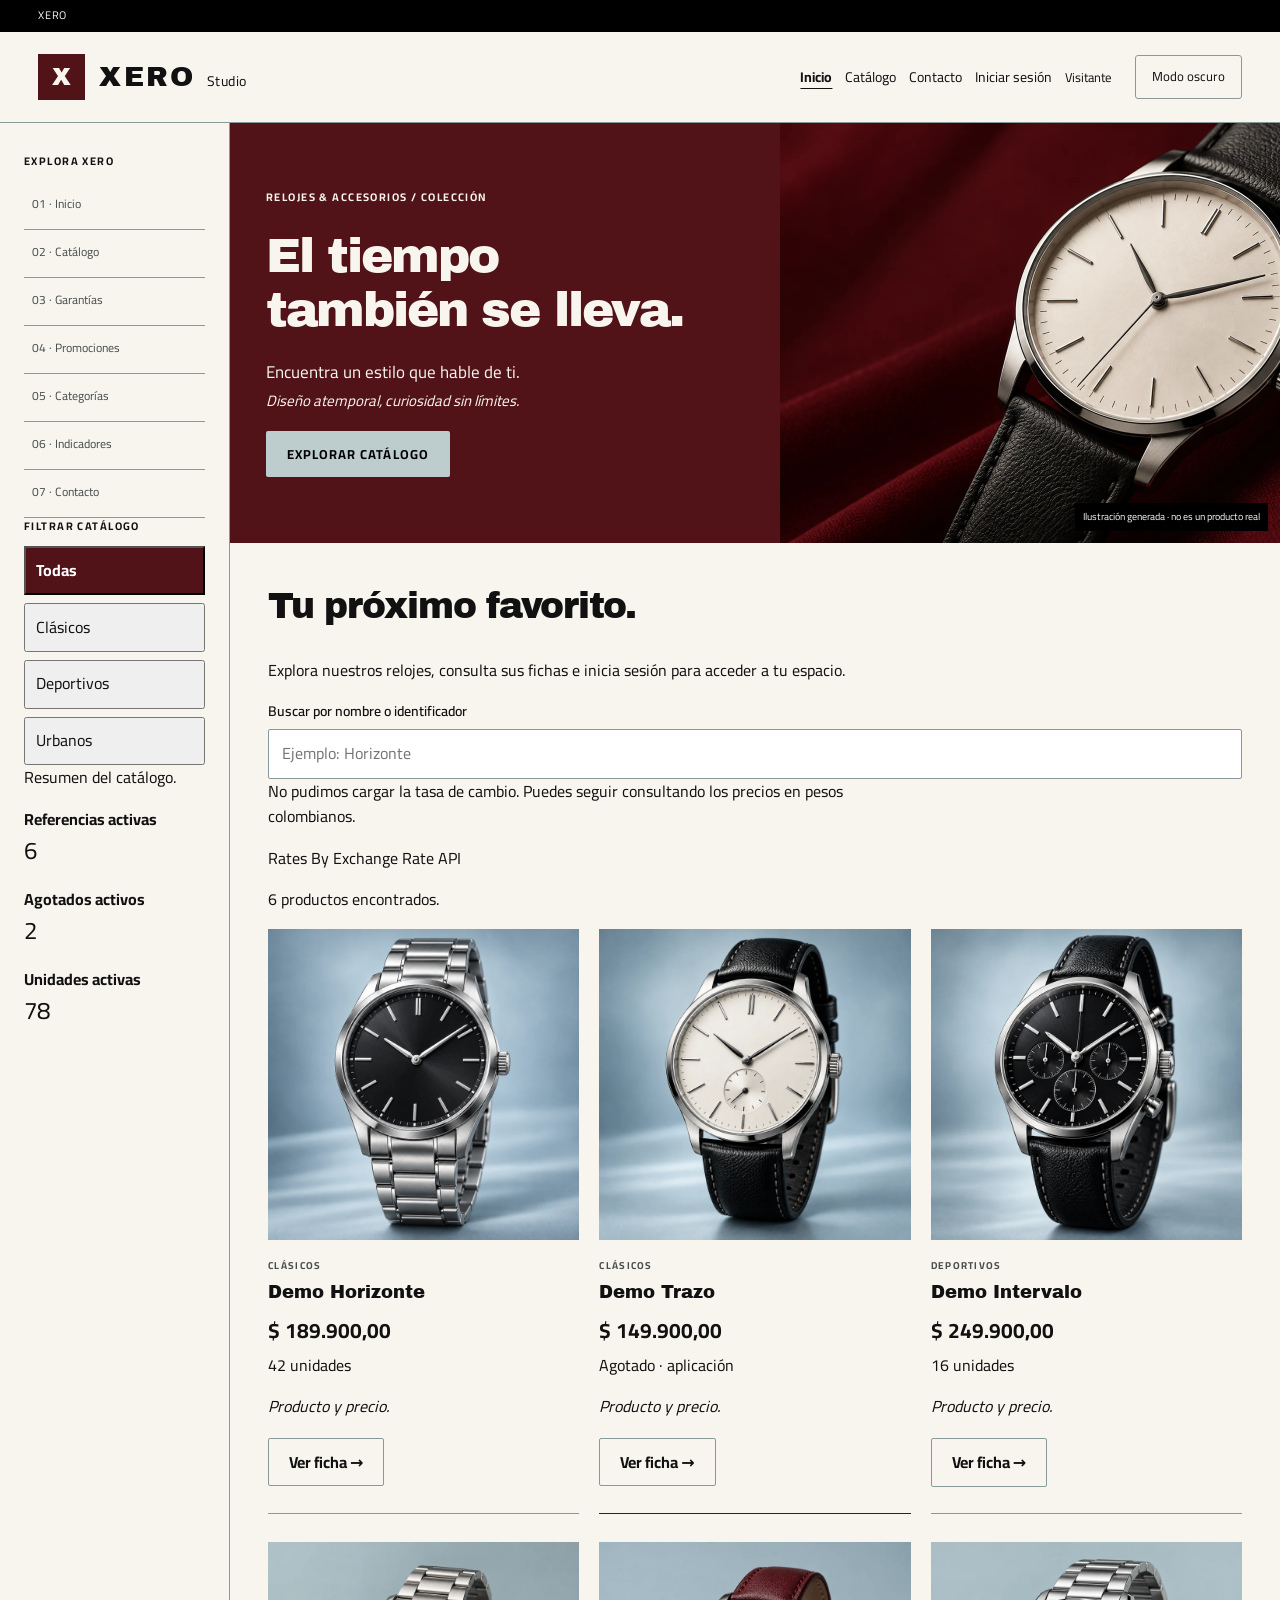
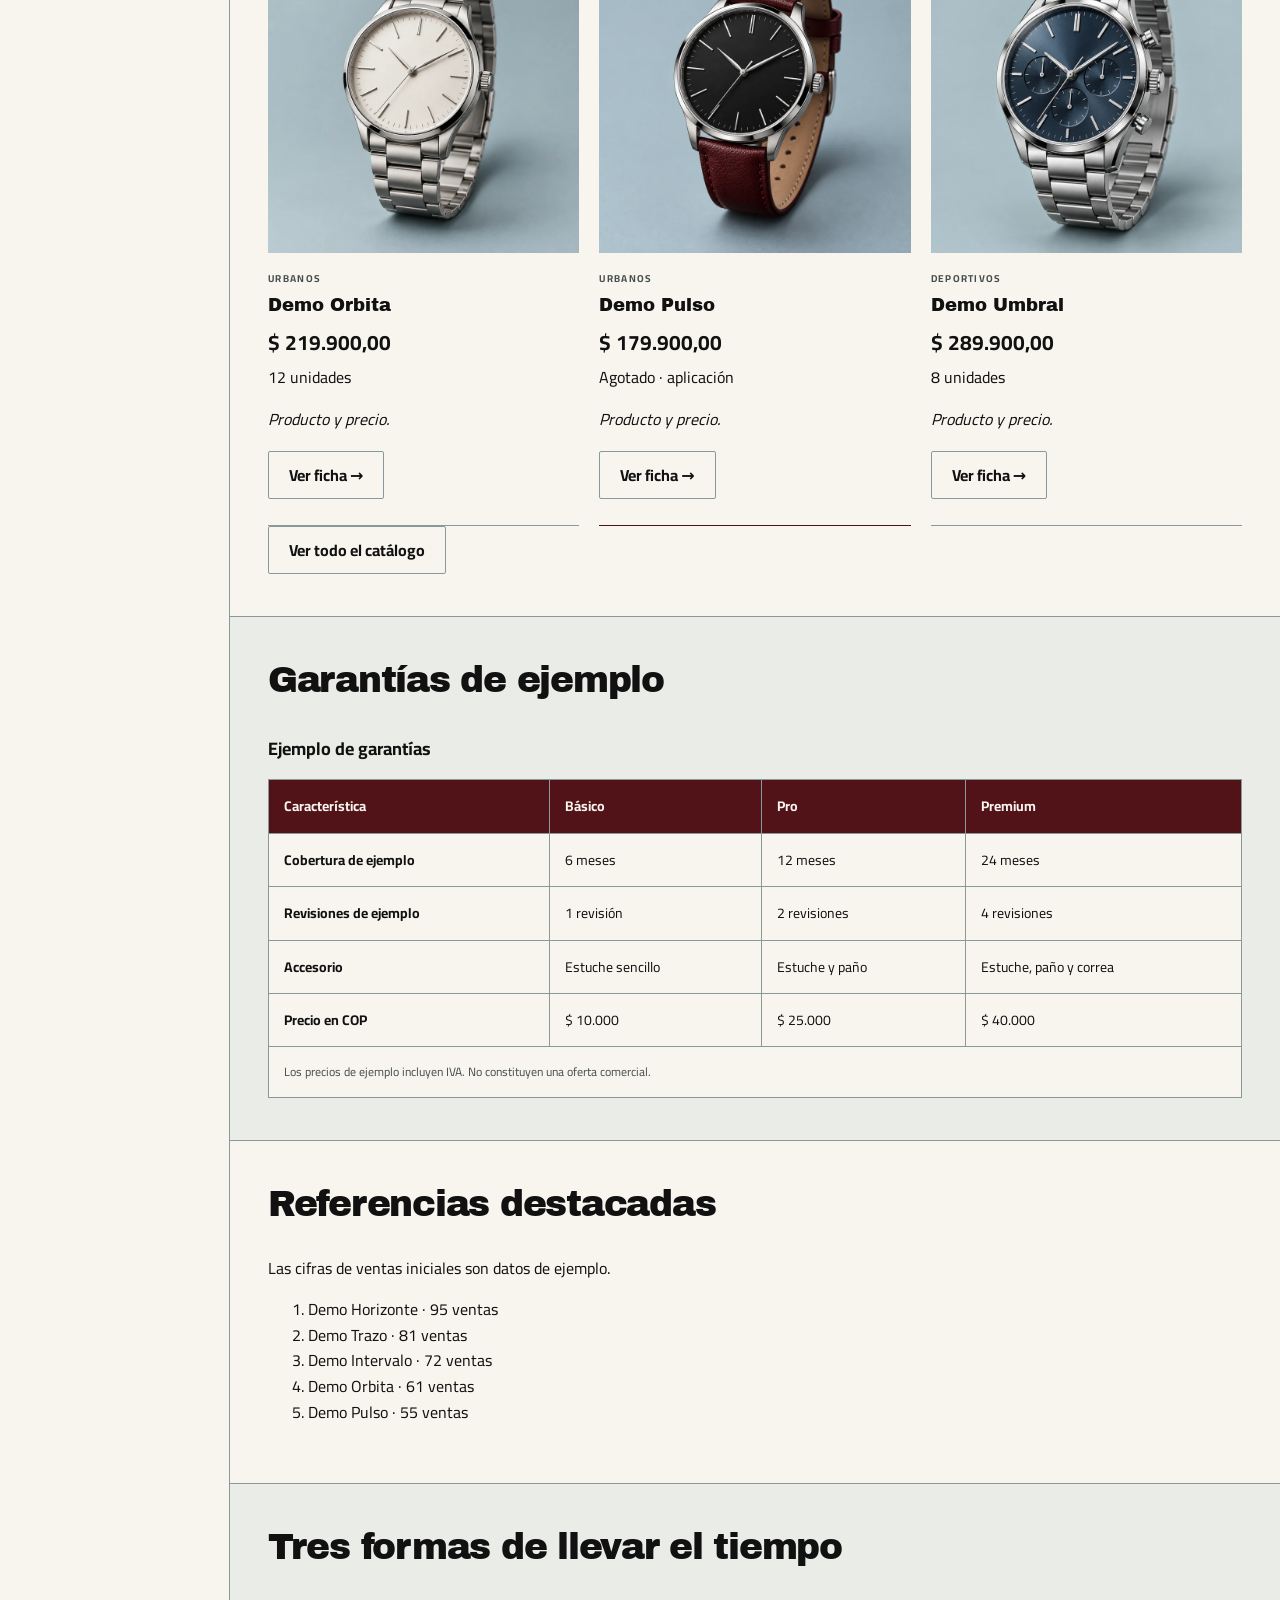
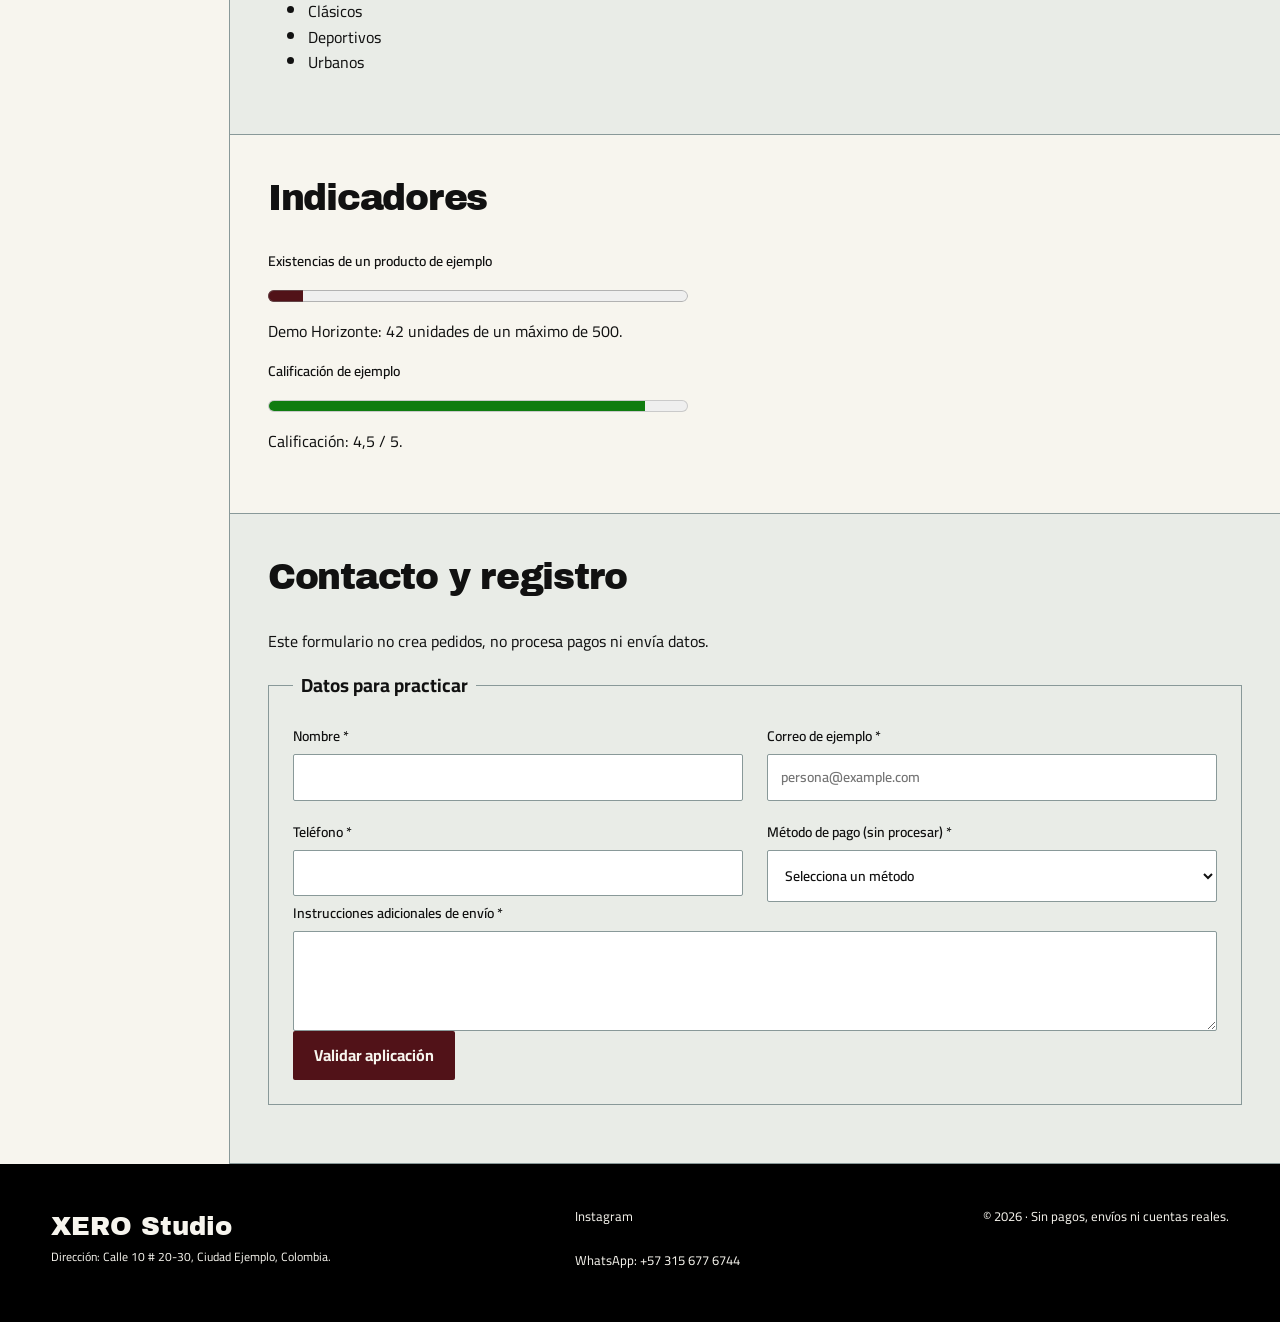
<file: index.html>
<!doctype html>
<html lang="es">
<head>
  <meta http-equiv="Content-Security-Policy" content="default-src 'self'; script-src 'self'; style-src 'self' 'unsafe-inline'; img-src 'self' data: blob: https:; connect-src 'self' https://open.er-api.com; font-src 'self'; object-src 'none'; base-uri 'self'; form-action 'self'">
  <meta charset="utf-8">
  <meta name="viewport" content="width=device-width, initial-scale=1">
  <meta name="description" content="XERO: catálogo de relojes.">
  <link rel="icon" href="data:,">
  <link rel="stylesheet" href="css/fuentes.css">
  <link rel="stylesheet" href="css/estilos.css">
  <title>XERO | Inicio</title>
</head>
<body data-pagina="index" class="menu-abierto">
<a class="saltar" href="#contenido">Saltar al contenido</a>
<div class="aviso-demo">XERO</div>
<header class="cabecera">
<a class="marca" href="index.html">
<span class="logo" aria-hidden="true">X</span>
<span class="nombre-marca">XERO <small>Studio</small>
</span>
</a>
<nav class="menu-global" aria-label="Navegación principal">
<a href="index.html">Inicio</a><a href="catalogo.html">Catálogo</a><a href="index.html#contacto">Contacto</a><a class="boton" href="login.html">Iniciar sesión</a>
<span id="perfilDemo"></span><button id="salirDemo" type="button" hidden>Cerrar sesión</button>
</nav>
<button id="cambiarTema" class="boton-tema" type="button" aria-pressed="false">Modo oscuro</button>
</header>
<div class="estructura">
<aside class="lateral">
<p class="etiqueta">EXPLORA XERO</p>
<button id="alternarMenu" type="button" aria-controls="menuLateral" aria-expanded="true">Menú</button>
<nav id="menuLateral" aria-label="Secciones del inicio">
<a href="#home">01 · Inicio</a>
<a href="#catalogo">02 · Catálogo</a>
<a href="#garantias">03 · Garantías</a>
<a href="#promociones">04 · Promociones</a>
<a href="#categorias">05 · Categorías</a>
<a href="#indicadores">06 · Indicadores</a>
<a href="#contacto">07 · Contacto</a>
</nav>
<p id="etiquetaFiltros" class="etiqueta">FILTRAR CATÁLOGO</p>
<div id="filtros" role="group" aria-labelledby="etiquetaFiltros"></div>
<p>Resumen del catálogo.</p>
<dl id="resumenCatalogo"></dl>
</aside>
<main id="contenido" tabindex="-1">
<p id="mensajePagina" class="mensaje oculto" role="status" aria-live="polite">
</p>
<section id="home" class="hero" aria-labelledby="tituloInicio">
<img src="img/hero.webp" alt="Reloj analógico de esfera clara y correa negra sobre fondo burdeos" width="1400" height="840">
<div class="hero-texto">
<p class="etiqueta">RELOJES &amp; ACCESORIOS / COLECCIÓN</p>
<h1 id="tituloInicio">El tiempo<br>también se lleva.</h1>
<p>Encuentra un estilo que hable de ti.<br>
<em>Diseño atemporal, curiosidad sin límites.</em>
</p>
<a class="boton boton-claro" href="#catalogo">Explorar catálogo</a>
</div>
<span class="pie-imagen">Ilustración generada · no es un producto real</span>
</section>
<section id="catalogo" class="seccion">
<h2>Tu próximo favorito.</h2>
<p>Explora nuestros relojes, consulta sus fichas e inicia sesión para acceder a tu espacio.</p>
<label for="buscar">Buscar por nombre o identificador</label>
<input id="buscar" type="search" placeholder="Ejemplo: Horizonte">
<p id="estadoTasaInicio" role="status" aria-live="polite">Cargando tasa de cambio...</p>
<p><a href="https://www.exchangerate-api.com" target="_blank" rel="noopener noreferrer">Rates By Exchange Rate API</a></p>
<p id="contadorResultados" role="status" aria-live="polite"></p>
<p id="sinResultados" class="mensaje oculto">No hay coincidencias. Cambia la búsqueda o la categoría.</p>
<div id="tarjetasInicio" class="tarjetas"></div>
<a class="boton secundario" href="catalogo.html">Ver todo el catálogo</a>
</section>
<section id="garantias" class="seccion seccion-suave">
<h2>Garantías de ejemplo</h2>
<div class="tabla" role="region" tabindex="0" aria-label="Garantías">
<table class="tabla__contenido">
<caption>Ejemplo de garantías</caption>
<thead><tr class="tabla__fila"><th class="tabla__encabezado" scope="col">Característica</th><th class="tabla__encabezado" scope="col">Básico</th><th class="tabla__encabezado" scope="col">Pro</th><th class="tabla__encabezado" scope="col">Premium</th></tr></thead>
<tbody>
<tr class="tabla__fila"><th class="tabla__encabezado" scope="row">Cobertura de ejemplo</th><td class="tabla__celda">6 meses</td><td class="tabla__celda">12 meses</td><td class="tabla__celda">24 meses</td></tr>
<tr class="tabla__fila"><th class="tabla__encabezado" scope="row">Revisiones de ejemplo</th><td class="tabla__celda">1 revisión</td><td class="tabla__celda">2 revisiones</td><td class="tabla__celda">4 revisiones</td></tr>
<tr class="tabla__fila"><th class="tabla__encabezado" scope="row">Accesorio</th><td class="tabla__celda">Estuche sencillo</td><td class="tabla__celda">Estuche y paño</td><td class="tabla__celda">Estuche, paño y correa</td></tr>
<tr class="tabla__fila"><th class="tabla__encabezado" scope="row">Precio en COP</th><td class="tabla__celda">$ 10.000</td><td class="tabla__celda">$ 25.000</td><td class="tabla__celda">$ 40.000</td></tr>
</tbody>
<tfoot>
<tr class="tabla__fila">
<td class="tabla__celda" colspan="4">Los precios de ejemplo incluyen IVA. No constituyen una oferta comercial.</td>
</tr>
</tfoot>
</table>
</div>
</section>
<section id="promociones" class="seccion">
<h2>Referencias destacadas</h2>
<p>Las cifras de ventas iniciales son datos de ejemplo.</p>
<ol id="promocionesDemo">
</ol>
</section>
<section id="categorias" class="seccion seccion-suave">
<h2>Tres formas de llevar el tiempo</h2>
<ul>
<li>Clásicos</li>
<li>Deportivos</li>
<li>Urbanos</li>
</ul>
</section>
<section id="indicadores" class="seccion">
<h2>Indicadores</h2>
<label for="stockInicio">Existencias de un producto de ejemplo</label>
<progress id="stockInicio" value="0" max="500">0</progress>
<p id="textoStock">
</p>
<label for="calificacionDemo">Calificación de ejemplo</label>
<meter id="calificacionDemo" min="0" max="5" value="4.5">4,5 de 5</meter>
<p>Calificación: 4,5 / 5.</p>
</section>
<section id="contacto" class="seccion seccion-suave">
<h2>Contacto y registro </h2>
<p>Este formulario no crea pedidos, no procesa pagos ni envía datos.</p>
<form class="formulario" id="formContacto">
<fieldset><legend>Datos para practicar</legend>
<div class="formulario formulario__campos">
<label for="nombreContacto">Nombre *<input id="nombreContacto" name="nombre" type="text" required minlength="2" maxlength="100" pattern=".*\S.*"></label>
<label for="correoContacto">Correo de ejemplo *<input id="correoContacto" name="correo" type="email" required maxlength="254" placeholder="persona@example.com"></label>
<label for="telefonoContacto">Teléfono *<input id="telefonoContacto" name="telefono" type="tel" required minlength="5" maxlength="30" pattern="[+0-9\(\).\-]{5,30}"></label>
<label for="pagoContacto">Método de pago (sin procesar) *<select id="pagoContacto" name="pago" required><option value="" selected disabled>Selecciona un método</option><option value="transferencia">Transferencia (sin procesar)</option><option value="efectivo">Efectivo (sin procesar)</option></select></label>
</div>
<label for="instruccionesContacto">Instrucciones adicionales de envío *<textarea id="instruccionesContacto" name="instrucciones" required minlength="3" maxlength="500"></textarea></label>
<p id="errorContacto" data-error class="mensaje oculto" role="alert"></p>
<button class="boton" type="submit">Validar aplicación</button>
</fieldset></form>
<p id="confirmacionContacto" class="mensaje oculto" role="status" aria-live="polite"></p>
</section>
</main>
</div>
<footer class="pie"><div><a class="marca-pie" href="index.html">XERO Studio</a><address>Dirección: Calle 10 # 20-30, Ciudad Ejemplo, Colombia.</address></div>
<nav aria-label="Canales de contacto"><a href="https://www.instagram.com/xero.col/" target="_blank" rel="noopener noreferrer">Instagram</a> <a href="https://wa.me/573156776744" target="_blank" rel="noopener noreferrer">WhatsApp: +57 315 677 6744</a></nav>
<p>© 2026 · Sin pagos, envíos ni cuentas reales.</p></footer>
<dialog id="confirmacionDemo" aria-labelledby="tituloConfirmacion">
<h2 id="tituloConfirmacion">Confirmar acción </h2>
<p id="textoConfirmacion">
</p>
<p id="errorConfirmacion" class="mensaje oculto" role="alert">
</p>
<div class="acciones">
<button id="aceptarConfirmacion" class="boton" type="button">Confirmar</button>
<button class="boton secundario" type="button" data-cerrar="confirmacionDemo">Cancelar</button>
</div>
</dialog>
<script src="js/servicios/imagenes.js" defer></script>
<script src="js/servicios/mostrar-imagen.js" defer></script>
<script src="js/modelo/modelo.js" defer></script>
<script src="js/vista/vista.js" defer></script>
<script src="js/controlador/controlador.js" defer></script>
<script src="js/app.js" defer></script>
<script src="js/servicios/api.js" defer></script>
<script src="js/servicios/precios-usd.js" defer></script>
<script src="js/paginas/index.js" defer>
</script>
</body>
</html>
</file>
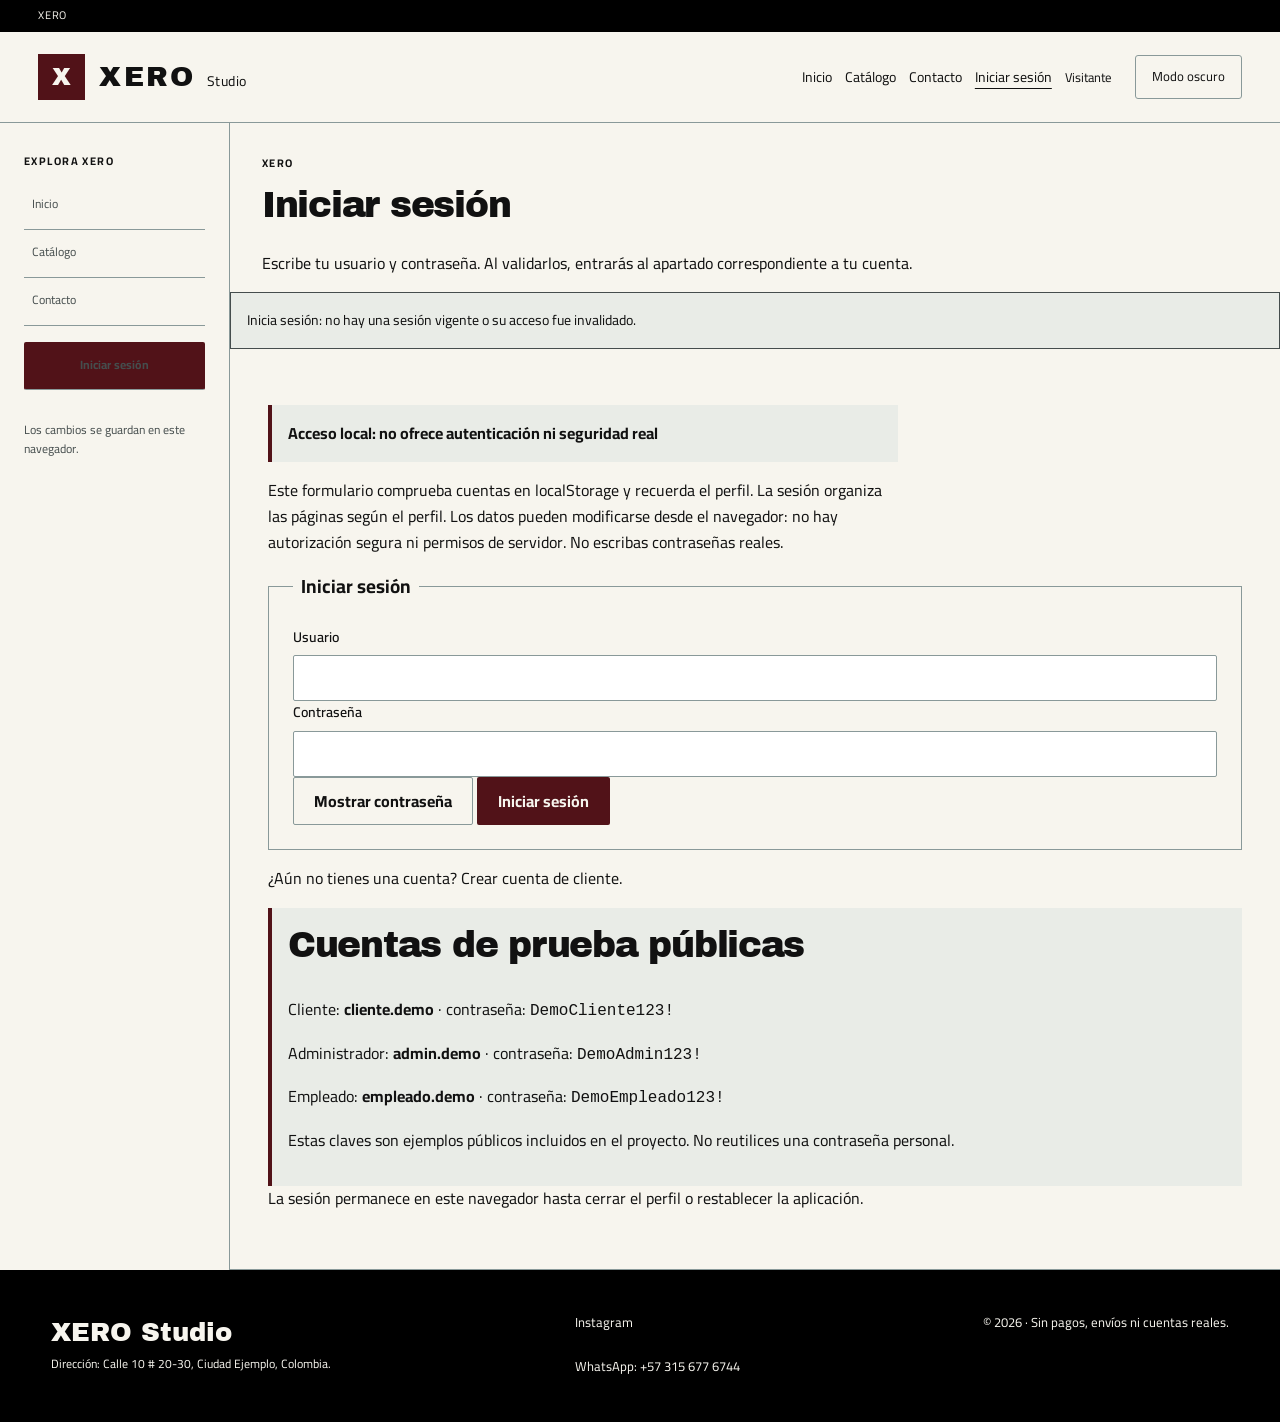
<file: admin-clientes.html>
<!doctype html>
<html lang="es">
<head>
  <meta http-equiv="Content-Security-Policy" content="default-src 'self'; script-src 'self'; style-src 'self' 'unsafe-inline'; img-src 'self' data: blob: https:; connect-src 'self' https://open.er-api.com; font-src 'self'; object-src 'none'; base-uri 'self'; form-action 'self'">
  <meta charset="utf-8">
  <meta name="viewport" content="width=device-width, initial-scale=1">
  <meta name="description" content="XERO: catálogo de relojes y gestión de inventario local.">
  <link rel="icon" href="data:,">
  <link rel="stylesheet" href="css/fuentes.css">
  <link rel="stylesheet" href="css/estilos.css">
  <title>XERO | Clientes</title>
</head>
<body class="acceso-pendiente" data-pagina="admin-clientes" data-perfil="administrador">
<a class="saltar" href="#contenido">Saltar al contenido</a>
<div class="aviso-demo">XERO</div>
<header class="cabecera">
<a class="marca" href="index.html">
<span class="logo" aria-hidden="true">X</span>
<span class="nombre-marca">XERO <small>Studio</small>
</span>
</a>
<nav class="menu-global" aria-label="Navegación principal">
<a href="index.html">Inicio</a><a href="catalogo.html">Catálogo</a><a href="index.html#contacto">Contacto</a><a class="boton" href="login.html">Iniciar sesión</a>
<span id="perfilDemo"></span><button id="salirDemo" type="button" hidden>Cerrar sesión</button>
</nav>
<button id="cambiarTema" class="boton-tema" type="button" aria-pressed="false">Modo oscuro</button>
</header>
<div class="estructura administracion">
<aside class="lateral">
<p class="etiqueta">ADMINISTRACIÓN</p>
<button id="alternarMenu" type="button" aria-controls="menuLateral" aria-expanded="false">Menú</button>
<nav id="menuLateral" aria-label="Módulos administrativos">
<a href="admin.html">Inicio</a>
<a href="admin-productos.html">Productos</a>
<a href="admin-inventario.html">Inventario</a>
<a href="admin-compras.html">Compras</a>
<a href="admin-ventas.html">Ventas</a>
<a href="admin-clientes.html" aria-current="page" class="seleccionado">Clientes</a>
<a href="admin-empleados.html">Empleados</a>
</nav>
<p class="nota-lateral">Los cambios se guardan en este navegador.</p>
<button id="restablecerDemo" type="button" class="boton secundario">Restablecer datos</button>
</aside>
<main id="contenido" tabindex="-1" hidden>
<div class="titulo-seccion">
<div>
<p class="etiqueta">XERO</p>
<h1 id="tituloPagina">Clientes</h1>
<p>Los perfiles no crean cuentas de acceso ni contraseñas automáticamente.</p>
</div>
</div>
<p id="mensajePagina" class="mensaje oculto" role="status" aria-live="polite">
</p>
<section class="seccion">
<button id="nuevoRegistro" class="boton" type="button">Nuevo perfil</button>
<div class="formulario formulario__campos">
<label for="buscarPersonas">Buscar por nombre, correo o referencia<input id="buscarPersonas" name="buscarPersonas" type="search" >
</label>
<label for="estadoPersonas">Estado<select id="estadoPersonas" name="estadoPersonas">
<option value="todos">Todos</option>
<option value="activos">Activos</option>
<option value="inactivos">Inactivos</option>
</select>
</label>
</div>
<div class="tabla" tabindex="0" role="region" aria-label="Perfiles de clientes ">
<table class="tabla__contenido">
<caption>Perfiles de clientes </caption>
<thead>
<tr class="tabla__fila">
<th class="tabla__encabezado" scope="col">Nombre</th>
<th class="tabla__encabezado" scope="col">Correo</th>
<th class="tabla__encabezado" scope="col">Teléfono</th>
<th class="tabla__encabezado" scope="col">Dirección</th>
<th class="tabla__encabezado" scope="col">Ciudad</th>
<th class="tabla__encabezado" scope="col">Cédula</th>
<th class="tabla__encabezado" scope="col">Estado</th>
<th class="tabla__encabezado" scope="col">Acciones</th>
</tr>
</thead>
<tbody id="tablaPersonas">
</tbody>
</table>
</div>
<nav aria-label="Paginación de perfiles">
<label for="limitePersonas">Perfiles por página<select id="limitePersonas" name="limitePersonas">
<option>5</option>
<option selected>10</option>
<option>25</option>
</select>
</label>
<div class="acciones">
<button id="anteriorPersonas" class="boton secundario" type="button">Anterior</button>
<span id="paginaPersonas" role="status">
</span>
<button id="siguientePersonas" class="boton secundario" type="button">Siguiente</button>
</div>
</nav>
</section>
<section class="seccion" aria-labelledby="tituloVinculoCliente">
<h2 id="tituloVinculoCliente">Vincular cuenta de cliente</h2>
<p>Elige una cuenta y un perfil existente. También puedes dejar la cuenta sin vincular.</p>
<form class="formulario" id="formVinculoCliente">
<div class="formulario formulario__campos">
<label for="cuentaCliente">Cuenta de acceso *<select id="cuentaCliente" name="cuentaCliente" required>
<option value="">Selecciona una cuenta</option>
</select></label>
<label for="perfilCliente">Perfil de cliente<select id="perfilCliente" name="perfilCliente">
<option value="">Sin vincular</option>
</select></label>
</div>
<p id="errorVinculoCliente" data-error class="mensaje oculto" role="alert"></p>
<button type="submit" class="boton">Guardar vínculo</button>
</form>
</section>
<dialog id="editorPersona" data-retorno="nuevoRegistro" aria-labelledby="titulo-editorPersona">
<div class="cabecera-dialogo">
<h2 id="titulo-editorPersona">Perfil </h2>
<button type="button" class="boton secundario" data-cerrar="editorPersona">Cerrar</button>
</div>
<form class="formulario" id="formPersona">
<fieldset>
<legend id="leyendaPersona">Nuevo perfil</legend>
<div class="formulario formulario__campos">
<label for="nombrePersona">Nombre *<input id="nombrePersona" name="nombre" type="text" required minlength="2" maxlength="150">
</label>
<label for="correoPersona">Correo (opcional)<input id="correoPersona" name="correo" type="email" maxlength="120">
</label>
<label for="telefonoPersona">Teléfono *<input id="telefonoPersona" name="telefono" type="tel" inputmode="numeric" required minlength="7" maxlength="10">
</label>
<label for="direccionPersona">Dirección (opcional)<textarea id="direccionPersona" name="direccion" minlength="5" maxlength="120">
</textarea>
</label>
<label for="ciudadPersona">Ciudad (opcional)<input id="ciudadPersona" name="ciudad" type="text" minlength="2" maxlength="60">
</label>
<label for="cedulaPersona">Cédula (opcional)<input id="cedulaPersona" name="cedula" type="text" inputmode="numeric" minlength="6" maxlength="10">
</label>
</div>
<p id="errorPersona" data-error class="mensaje oculto" role="alert">
</p>
<button id="guardarPersona" class="boton" type="submit">Guardar perfil</button>
</fieldset>
</form>
</dialog>
<dialog id="dialogoDetalle" data-retorno="nuevoRegistro" aria-labelledby="titulo-dialogoDetalle">
<div class="cabecera-dialogo">
<h2 id="titulo-dialogoDetalle">Detalle del perfil</h2>
<button type="button" class="boton secundario" data-cerrar="dialogoDetalle">Cerrar</button>
</div>
<dl id="detallePersona">
</dl>
</dialog>
</main>
</div>
<footer class="pie"><div><a class="marca-pie" href="index.html">XERO Studio</a><address>Dirección: Calle 10 # 20-30, Ciudad Ejemplo, Colombia.</address></div>
<nav aria-label="Canales de contacto"><a href="https://www.instagram.com/xero.col/" target="_blank" rel="noopener noreferrer">Instagram</a> <a href="https://wa.me/573156776744" target="_blank" rel="noopener noreferrer">WhatsApp: +57 315 677 6744</a></nav>
<p>© 2026 · Sin pagos, envíos ni cuentas reales.</p></footer>
<dialog id="confirmacionDemo" aria-labelledby="tituloConfirmacion">
<h2 id="tituloConfirmacion">Confirmar acción </h2>
<p id="textoConfirmacion">
</p>
<p id="errorConfirmacion" class="mensaje oculto" role="alert">
</p>
<div class="acciones">
<button id="aceptarConfirmacion" class="boton" type="button">Confirmar</button>
<button class="boton secundario" type="button" data-cerrar="confirmacionDemo">Cancelar</button>
</div>
</dialog>
<script src="js/servicios/imagenes.js" defer></script>
<script src="js/servicios/mostrar-imagen.js" defer></script>
<script src="js/modelo/modelo.js" defer></script>
<script src="js/vista/vista.js" defer></script>
<script src="js/controlador/controlador.js" defer></script>
<script src="js/app.js" defer></script>
<script src="js/paginas/admin-clientes.js" defer>
</script>
</body>
</html>
</file>
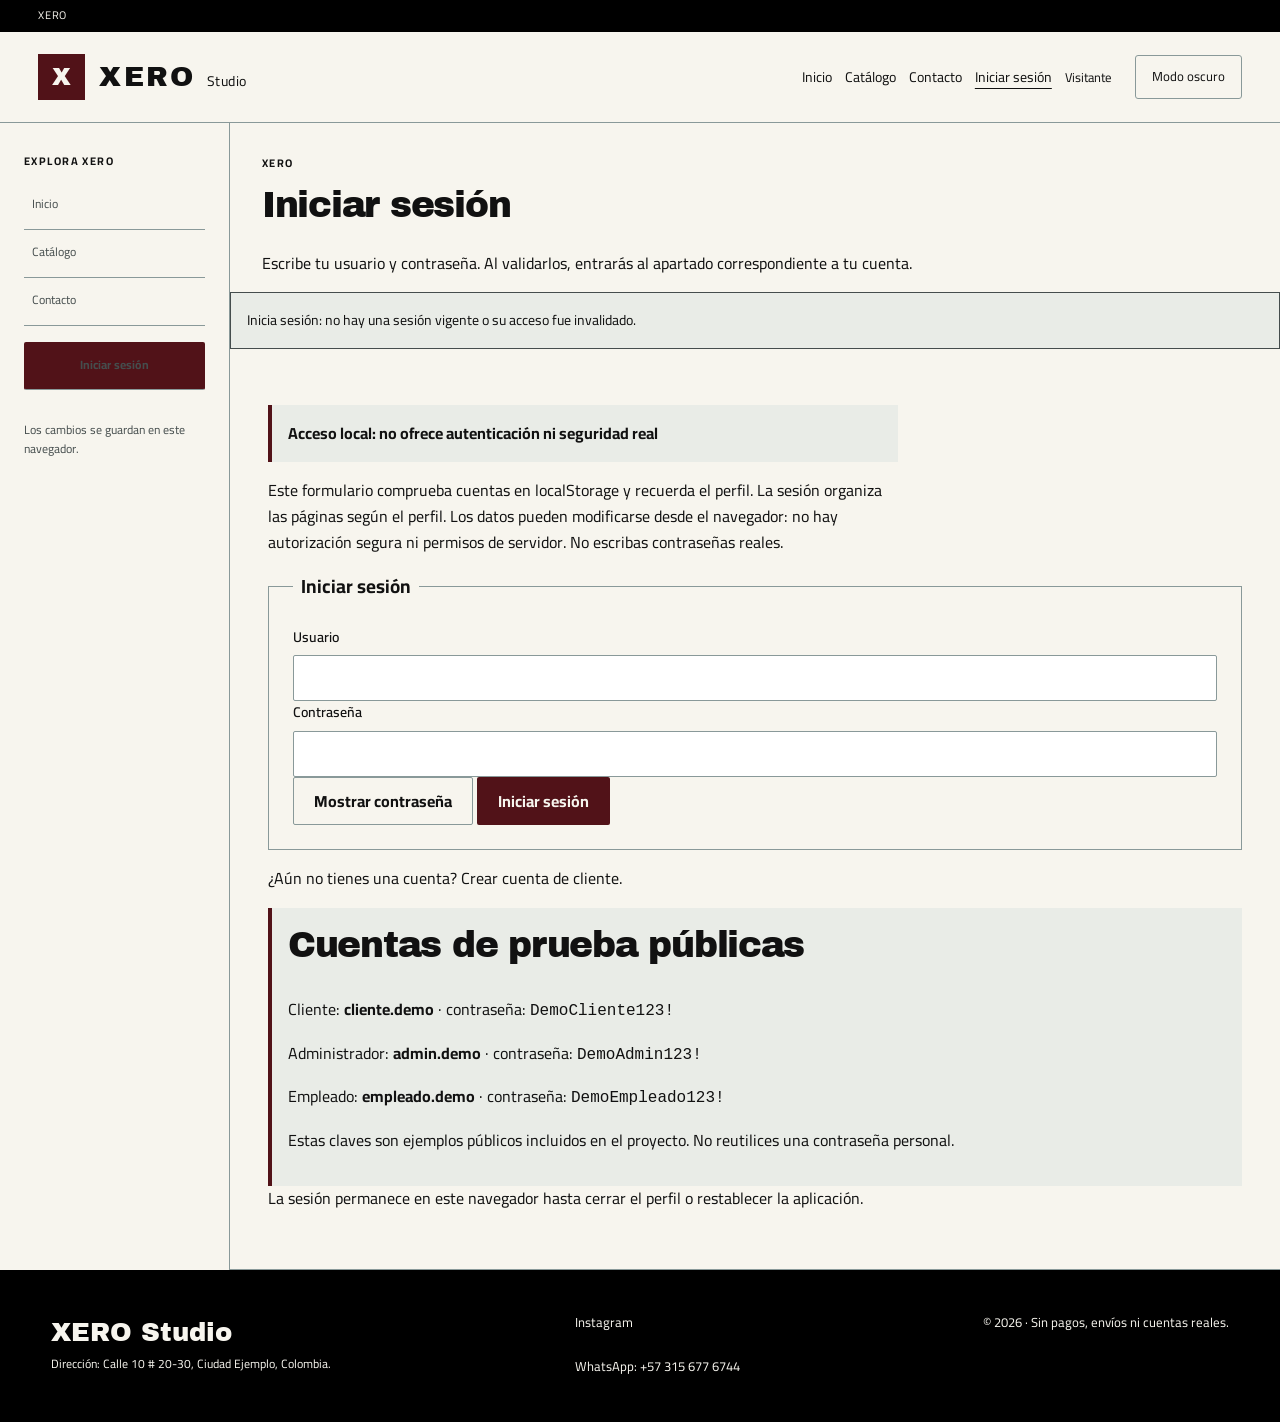
<file: admin-compras.html>
<!doctype html>
<html lang="es">
<head>
  <meta http-equiv="Content-Security-Policy" content="default-src 'self'; script-src 'self'; style-src 'self' 'unsafe-inline'; img-src 'self' data: blob: https:; connect-src 'self' https://open.er-api.com; font-src 'self'; object-src 'none'; base-uri 'self'; form-action 'self'">
  <meta charset="utf-8">
  <meta name="viewport" content="width=device-width, initial-scale=1">
  <meta name="description" content="XERO: catálogo de relojes y gestión de inventario local.">
  <link rel="icon" href="data:,">
  <link rel="stylesheet" href="css/fuentes.css">
  <link rel="stylesheet" href="css/estilos.css">
  <title>XERO | Compras</title>
</head>
<body class="acceso-pendiente" data-pagina="admin-compras" data-perfil="administrador">
<a class="saltar" href="#contenido">Saltar al contenido</a>
<div class="aviso-demo">XERO</div>
<header class="cabecera">
<a class="marca" href="index.html">
<span class="logo" aria-hidden="true">X</span>
<span class="nombre-marca">XERO <small>Studio</small>
</span>
</a>
<nav class="menu-global" aria-label="Navegación principal">
<a href="index.html">Inicio</a><a href="catalogo.html">Catálogo</a><a href="index.html#contacto">Contacto</a><a class="boton" href="login.html">Iniciar sesión</a>
<span id="perfilDemo"></span><button id="salirDemo" type="button" hidden>Cerrar sesión</button>
</nav>
<button id="cambiarTema" class="boton-tema" type="button" aria-pressed="false">Modo oscuro</button>
</header>
<div class="estructura administracion">
<aside class="lateral">
<p class="etiqueta">ADMINISTRACIÓN</p>
<button id="alternarMenu" type="button" aria-controls="menuLateral" aria-expanded="false">Menú</button>
<nav id="menuLateral" aria-label="Módulos administrativos">
<a href="admin.html">Inicio</a>
<a href="admin-productos.html">Productos</a>
<a href="admin-inventario.html">Inventario</a>
<a href="admin-compras.html" aria-current="page" class="seleccionado">Compras</a>
<a href="admin-ventas.html">Ventas</a>
<a href="admin-clientes.html">Clientes</a>
<a href="admin-empleados.html">Empleados</a>
</nav>
<p class="nota-lateral">Los cambios se guardan en este navegador.</p>
<button id="restablecerDemo" type="button" class="boton secundario">Restablecer datos</button>
</aside>
<main id="contenido" tabindex="-1" hidden>
<div class="titulo-seccion">
<div>
<p class="etiqueta">XERO</p>
<h1 id="tituloPagina">Compras</h1>
<p>Borradores y detalles. Los registros se guardan en este navegador.</p>
</div>
</div>
<p id="mensajePagina" class="mensaje oculto" role="status" aria-live="polite">
</p>
<section class="seccion">
<button id="nuevoDocumento" type="button" class="boton">Nuevo borrador</button>
<div class="formulario formulario__campos">
<label for="buscarDocumentos">Buscar contacto o referencia<input id="buscarDocumentos" name="buscarDocumentos" type="search" >
</label>
<label for="estadoDocumentos">Estado<select id="estadoDocumentos" name="estadoDocumentos">
<option value="todos">Todos</option>
<option value="borrador">Borrador</option>
<option value="confirmado">Confirmado</option>
<option value="anulado">Anulado</option>
</select>
</label>
</div>
<div class="tabla" tabindex="0" role="region" aria-label="Compras ">
<table class="tabla__contenido">
<caption>Compras </caption>
<thead>
<tr class="tabla__fila">
<th class="tabla__encabezado" scope="col">Fecha</th>
<th class="tabla__encabezado" scope="col">Proveedor</th>
<th class="tabla__encabezado" scope="col">Estado</th>
<th class="tabla__encabezado" scope="col">Total</th>
<th class="tabla__encabezado" scope="col">Acciones</th>
</tr>
</thead>
<tbody id="tablaDocumentos">
</tbody>
</table>
</div>
</section>
<section id="editorDocumento" class="seccion" tabindex="-1" hidden>
<div class="cabecera-dialogo">
<h2>Editor del documento</h2>
<button id="cerrarEditor" type="button" class="boton secundario">Cerrar editor</button>
</div>
<p id="estadoDocumento" role="status">
</p>
<form class="formulario" id="formDocumento">
<fieldset>
<legend>Cabecera</legend>
<label for="contactoDocumento">Proveedor *<input id="contactoDocumento" name="contacto" type="text" required minlength="2" maxlength="150">
</label>
<label for="notasDocumento">Notas <textarea id="notasDocumento" name="observaciones" maxlength="1000">
</textarea>
</label>
<button class="boton" id="guardarDocumento" type="submit">Guardar borrador</button>
</fieldset>
</form>
<form class="formulario" id="formDetalle">
<fieldset>
<legend>Línea de detalle</legend>
<div class="formulario formulario__campos">
<label for="productoLinea">Producto *<select id="productoLinea" name="productoId">
<option value="">Selecciona</option>
</select>
</label>
<label for="cantidadLinea">Cantidad *<input id="cantidadLinea" name="cantidad" type="number" required min="1" max="500" step="1">
</label>
<label for="precioLinea">Precio unitario en COP *<input id="precioLinea" name="precio" type="text" required inputmode="decimal">
</label>
</div>
<div class="acciones">
<button class="boton" id="guardarDetalle" type="submit">Guardar detalle</button>
<button class="boton secundario" id="nuevaLinea" type="button">Nueva línea</button>
</div>
</fieldset>
</form>
<div class="tabla" tabindex="0" role="region" aria-label="Detalle del documento ">
<table class="tabla__contenido">
<caption>Detalle del documento </caption>
<thead>
<tr class="tabla__fila">
<th class="tabla__encabezado" scope="col">Producto</th>
<th class="tabla__encabezado" scope="col">Cantidad</th>
<th class="tabla__encabezado" scope="col">Unitario</th>
<th class="tabla__encabezado" scope="col">Subtotal</th>
<th class="tabla__encabezado" scope="col">Acciones</th>
</tr>
</thead>
<tbody id="tablaDetalles">
</tbody>
</table>
</div>
<div class="acciones">
<button id="confirmarDocumento" class="boton" type="button">Confirmar aplicación</button>
<button id="anularDocumento" class="boton secundario" type="button">Anular aplicación</button>
</div>
<label for="motivoAnulacion">Motivo de anulación<input id="motivoAnulacion" name="motivoAnulacion" type="text" minlength="3" maxlength="500">
</label>
<p>Solo confirmar o anular un documento confirmado cambia existencias. Repetir la acción no vuelve a aplicar su efecto.</p>
</section>
</main>
</div>
<footer class="pie"><div><a class="marca-pie" href="index.html">XERO Studio</a><address>Dirección: Calle 10 # 20-30, Ciudad Ejemplo, Colombia.</address></div>
<nav aria-label="Canales de contacto"><a href="https://www.instagram.com/xero.col/" target="_blank" rel="noopener noreferrer">Instagram</a> <a href="https://wa.me/573156776744" target="_blank" rel="noopener noreferrer">WhatsApp: +57 315 677 6744</a></nav>
<p>© 2026 · Sin pagos, envíos ni cuentas reales.</p></footer>
<dialog id="confirmacionDemo" aria-labelledby="tituloConfirmacion">
<h2 id="tituloConfirmacion">Confirmar acción </h2>
<p id="textoConfirmacion">
</p>
<p id="errorConfirmacion" class="mensaje oculto" role="alert">
</p>
<div class="acciones">
<button id="aceptarConfirmacion" class="boton" type="button">Confirmar</button>
<button class="boton secundario" type="button" data-cerrar="confirmacionDemo">Cancelar</button>
</div>
</dialog>
<script src="js/servicios/imagenes.js" defer></script>
<script src="js/servicios/mostrar-imagen.js" defer></script>
<script src="js/modelo/modelo.js" defer></script>
<script src="js/vista/vista.js" defer></script>
<script src="js/controlador/controlador.js" defer></script>
<script src="js/app.js" defer></script>
<script src="js/paginas/admin-compras.js" defer>
</script>
</body>
</html>
</file>
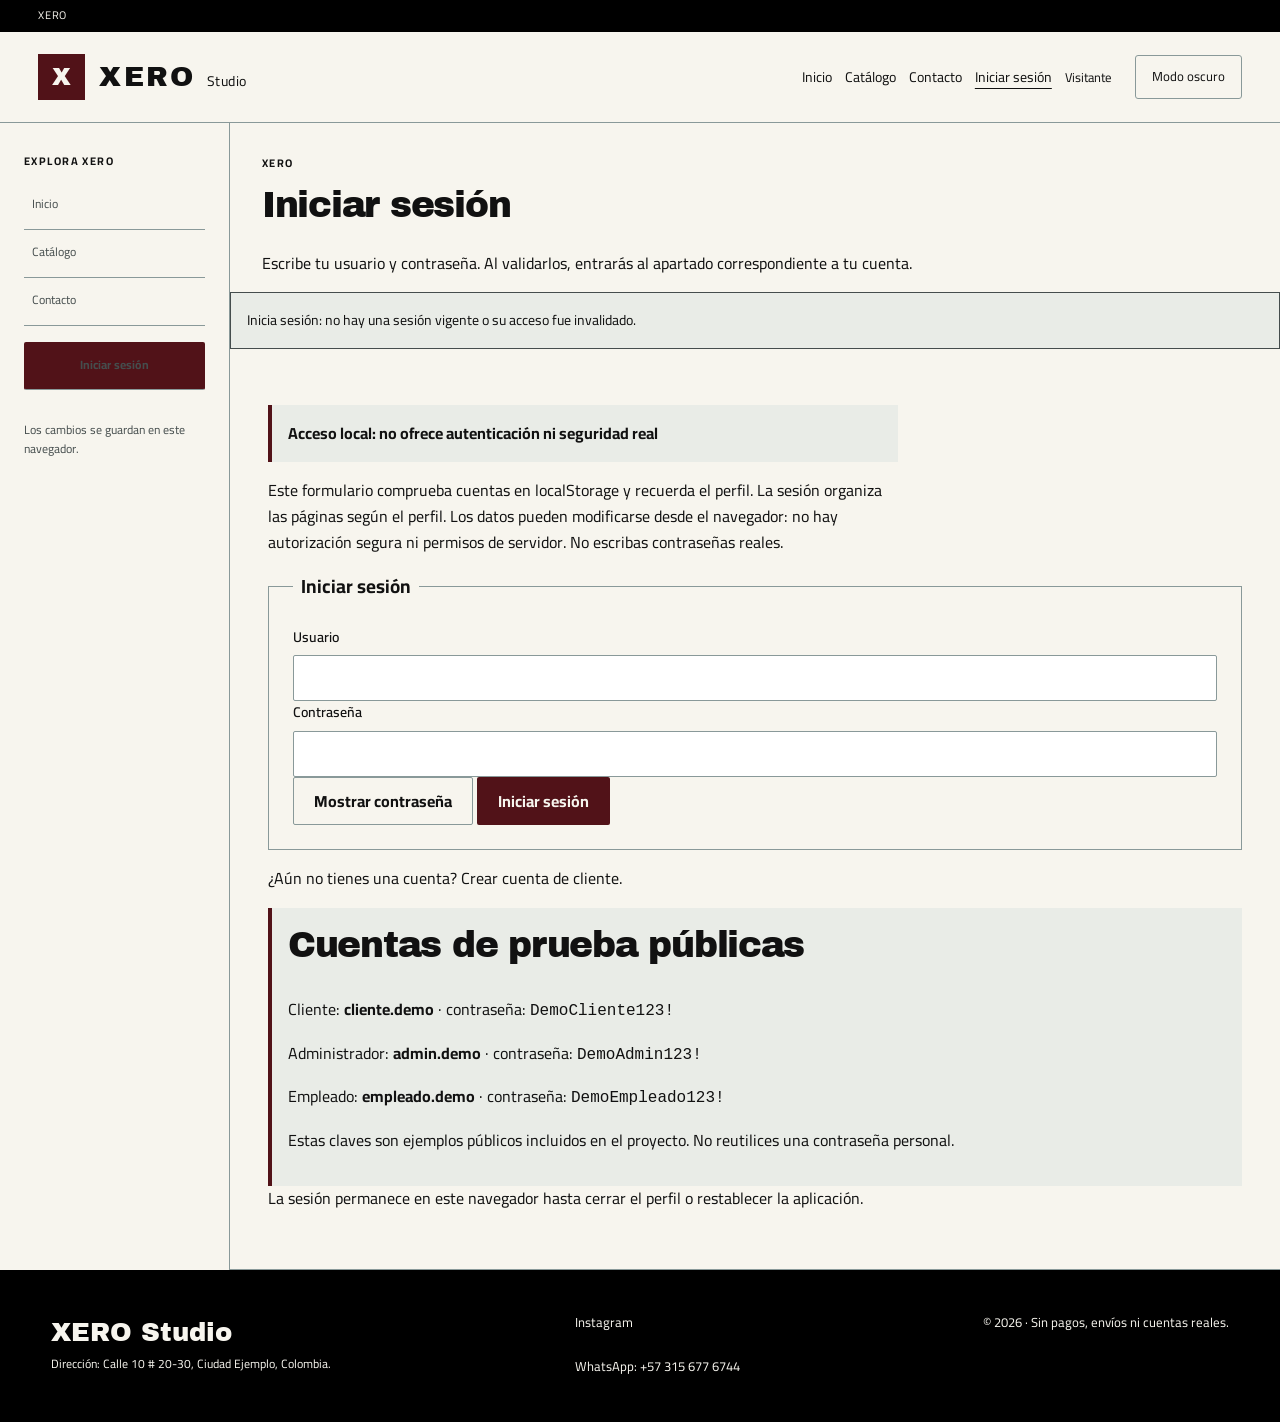
<file: admin-empleados.html>
<!doctype html>
<html lang="es">
<head>
  <meta http-equiv="Content-Security-Policy" content="default-src 'self'; script-src 'self'; style-src 'self' 'unsafe-inline'; img-src 'self' data: blob: https:; connect-src 'self' https://open.er-api.com; font-src 'self'; object-src 'none'; base-uri 'self'; form-action 'self'">
  <meta charset="utf-8">
  <meta name="viewport" content="width=device-width, initial-scale=1">
  <meta name="description" content="XERO: catálogo de relojes y gestión de inventario local.">
  <link rel="icon" href="data:,">
  <link rel="stylesheet" href="css/fuentes.css">
  <link rel="stylesheet" href="css/estilos.css">
  <title>XERO | Empleados</title>
</head>
<body class="acceso-pendiente" data-pagina="admin-empleados" data-perfil="administrador">
<a class="saltar" href="#contenido">Saltar al contenido</a>
<div class="aviso-demo">XERO</div>
<header class="cabecera">
<a class="marca" href="index.html">
<span class="logo" aria-hidden="true">X</span>
<span class="nombre-marca">XERO <small>Studio</small>
</span>
</a>
<nav class="menu-global" aria-label="Navegación principal">
<a href="index.html">Inicio</a><a href="catalogo.html">Catálogo</a><a href="index.html#contacto">Contacto</a><a class="boton" href="login.html">Iniciar sesión</a>
<span id="perfilDemo"></span><button id="salirDemo" type="button" hidden>Cerrar sesión</button>
</nav>
<button id="cambiarTema" class="boton-tema" type="button" aria-pressed="false">Modo oscuro</button>
</header>
<div class="estructura administracion">
<aside class="lateral">
<p class="etiqueta">ADMINISTRACIÓN</p>
<button id="alternarMenu" type="button" aria-controls="menuLateral" aria-expanded="false">Menú</button>
<nav id="menuLateral" aria-label="Módulos administrativos">
<a href="admin.html">Inicio</a>
<a href="admin-productos.html">Productos</a>
<a href="admin-inventario.html">Inventario</a>
<a href="admin-compras.html">Compras</a>
<a href="admin-ventas.html">Ventas</a>
<a href="admin-clientes.html">Clientes</a>
<a href="admin-empleados.html" aria-current="page" class="seleccionado">Empleados</a>
</nav>
<p class="nota-lateral">Los cambios se guardan en este navegador.</p>
<button id="restablecerDemo" type="button" class="boton secundario">Restablecer datos</button>
</aside>
<main id="contenido" tabindex="-1" hidden>
<div class="titulo-seccion">
<div>
<p class="etiqueta">XERO</p>
<h1 id="tituloPagina">Empleados</h1>
<p>Perfiles y cuentas separados. Crea una cuenta de empleado mediante una acción explícita.</p>
</div>
</div>
<p id="mensajePagina" class="mensaje oculto" role="status" aria-live="polite">
</p>
<section class="seccion">
<button id="nuevoRegistro" class="boton" type="button">Nuevo perfil</button>
<div class="formulario formulario__campos">
<label for="buscarPersonas">Buscar por nombre, correo o referencia<input id="buscarPersonas" name="buscarPersonas" type="search" >
</label>
<label for="estadoPersonas">Estado<select id="estadoPersonas" name="estadoPersonas">
<option value="todos">Todos</option>
<option value="activos">Activos</option>
<option value="inactivos">Inactivos</option>
</select>
</label>
</div>
<div class="tabla" tabindex="0" role="region" aria-label="Perfiles de empleados ">
<table class="tabla__contenido">
<caption>Perfiles de empleados </caption>
<thead>
<tr class="tabla__fila">
<th class="tabla__encabezado" scope="col">Nombre</th>
<th class="tabla__encabezado" scope="col">Correo</th>
<th class="tabla__encabezado" scope="col">Estado</th>
<th class="tabla__encabezado" scope="col">Cuenta de acceso</th>
<th class="tabla__encabezado" scope="col">Acciones</th>
</tr>
</thead>
<tbody id="tablaPersonas">
</tbody>
</table>
</div>
<nav aria-label="Paginación de perfiles">
<label for="limitePersonas">Perfiles por página<select id="limitePersonas" name="limitePersonas">
<option>5</option>
<option selected>10</option>
<option>25</option>
</select>
</label>
<div class="acciones">
<button id="anteriorPersonas" class="boton secundario" type="button">Anterior</button>
<span id="paginaPersonas" role="status">
</span>
<button id="siguientePersonas" class="boton secundario" type="button">Siguiente</button>
</div>
</nav>
</section>
<dialog id="editorPersona" data-retorno="nuevoRegistro" aria-labelledby="titulo-editorPersona">
<div class="cabecera-dialogo">
<h2 id="titulo-editorPersona">Perfil </h2>
<button type="button" class="boton secundario" data-cerrar="editorPersona">Cerrar</button>
</div>
<form class="formulario" id="formPersona">
<fieldset>
<legend id="leyendaPersona">Nuevo perfil</legend>
<div class="formulario formulario__campos">
<label for="nombrePersona">Nombre *<input id="nombrePersona" name="nombre" type="text" required minlength="2" maxlength="150">
</label>
<label for="correoPersona">Correo (opcional, máximo 120 caracteres)<input id="correoPersona" name="correo" type="email" maxlength="120">
</label>
<label for="telefonoPersona">Teléfono (opcional, de 7 a 10 dígitos)<input id="telefonoPersona" name="telefono" type="tel" inputmode="numeric" maxlength="10">
</label>
</div>
<p id="errorPersona" data-error class="mensaje oculto" role="alert">
</p>
<button id="guardarPersona" class="boton" type="submit">Guardar perfil</button>
</fieldset>
</form>
</dialog>
<dialog id="dialogoDetalle" data-retorno="nuevoRegistro" aria-labelledby="titulo-dialogoDetalle">
<div class="cabecera-dialogo">
<h2 id="titulo-dialogoDetalle">Detalle del perfil</h2>
<button type="button" class="boton secundario" data-cerrar="dialogoDetalle">Cerrar</button>
</div>
<dl id="detallePersona">
</dl>
</dialog>
<dialog id="editorCuenta" data-retorno="nuevoRegistro" aria-labelledby="tituloEditorCuenta">
<div class="cabecera-dialogo"><h2 id="tituloEditorCuenta">Acceso del empleado</h2><button class="boton secundario" type="button" data-cerrar="editorCuenta">Cancelar</button></div>
<form class="formulario" id="formCuenta"><fieldset><legend id="leyendaCuenta">Crear cuenta</legend>
<p>El rol se fija como EMPLEADO. Usa solo contraseñas; no se envían ni se guardan en texto plano.</p>
<label for="usuarioCuenta">Usuario de acceso<input id="usuarioCuenta" name="usuario" required minlength="3" maxlength="60" autocomplete="off" autocapitalize="none" spellcheck="false"></label>
<label for="claveCuenta">Contraseña inicial o nueva<input id="claveCuenta" name="clave" type="password" required minlength="8" maxlength="100" autocomplete="off"></label>
<label for="confirmarClaveCuenta">Repite la contraseña<input id="confirmarClaveCuenta" name="confirmacion" type="password" required minlength="8" maxlength="100" autocomplete="off"></label>
<p id="errorCuenta" data-error class="mensaje oculto" role="alert"></p><button id="guardarCuenta" class="boton" type="submit">Crear cuenta de empleado</button></fieldset></form></dialog>
<dialog id="dialogoCuenta" data-retorno="nuevoRegistro" aria-labelledby="tituloDetalleCuenta"><h2 id="tituloDetalleCuenta">Cuenta vinculada</h2><dl id="detalleCuenta"></dl><button class="boton secundario" type="button" data-cerrar="dialogoCuenta">Cerrar</button></dialog>
</main>
</div>
<footer class="pie"><div><a class="marca-pie" href="index.html">XERO Studio</a><address>Dirección: Calle 10 # 20-30, Ciudad Ejemplo, Colombia.</address></div>
<nav aria-label="Canales de contacto"><a href="https://www.instagram.com/xero.col/" target="_blank" rel="noopener noreferrer">Instagram</a> <a href="https://wa.me/573156776744" target="_blank" rel="noopener noreferrer">WhatsApp: +57 315 677 6744</a></nav>
<p>© 2026 · Sin pagos, envíos ni cuentas reales.</p></footer>
<dialog id="confirmacionDemo" aria-labelledby="tituloConfirmacion">
<h2 id="tituloConfirmacion">Confirmar acción </h2>
<p id="textoConfirmacion">
</p>
<p id="errorConfirmacion" class="mensaje oculto" role="alert">
</p>
<div class="acciones">
<button id="aceptarConfirmacion" class="boton" type="button">Confirmar</button>
<button class="boton secundario" type="button" data-cerrar="confirmacionDemo">Cancelar</button>
</div>
</dialog>
<script src="js/servicios/imagenes.js" defer></script>
<script src="js/servicios/mostrar-imagen.js" defer></script>
<script src="js/modelo/modelo.js" defer></script>
<script src="js/vista/vista.js" defer></script>
<script src="js/controlador/controlador.js" defer></script>
<script src="js/app.js" defer></script>
<script src="js/paginas/admin-empleados.js" defer>
</script>
</body>
</html>
</file>
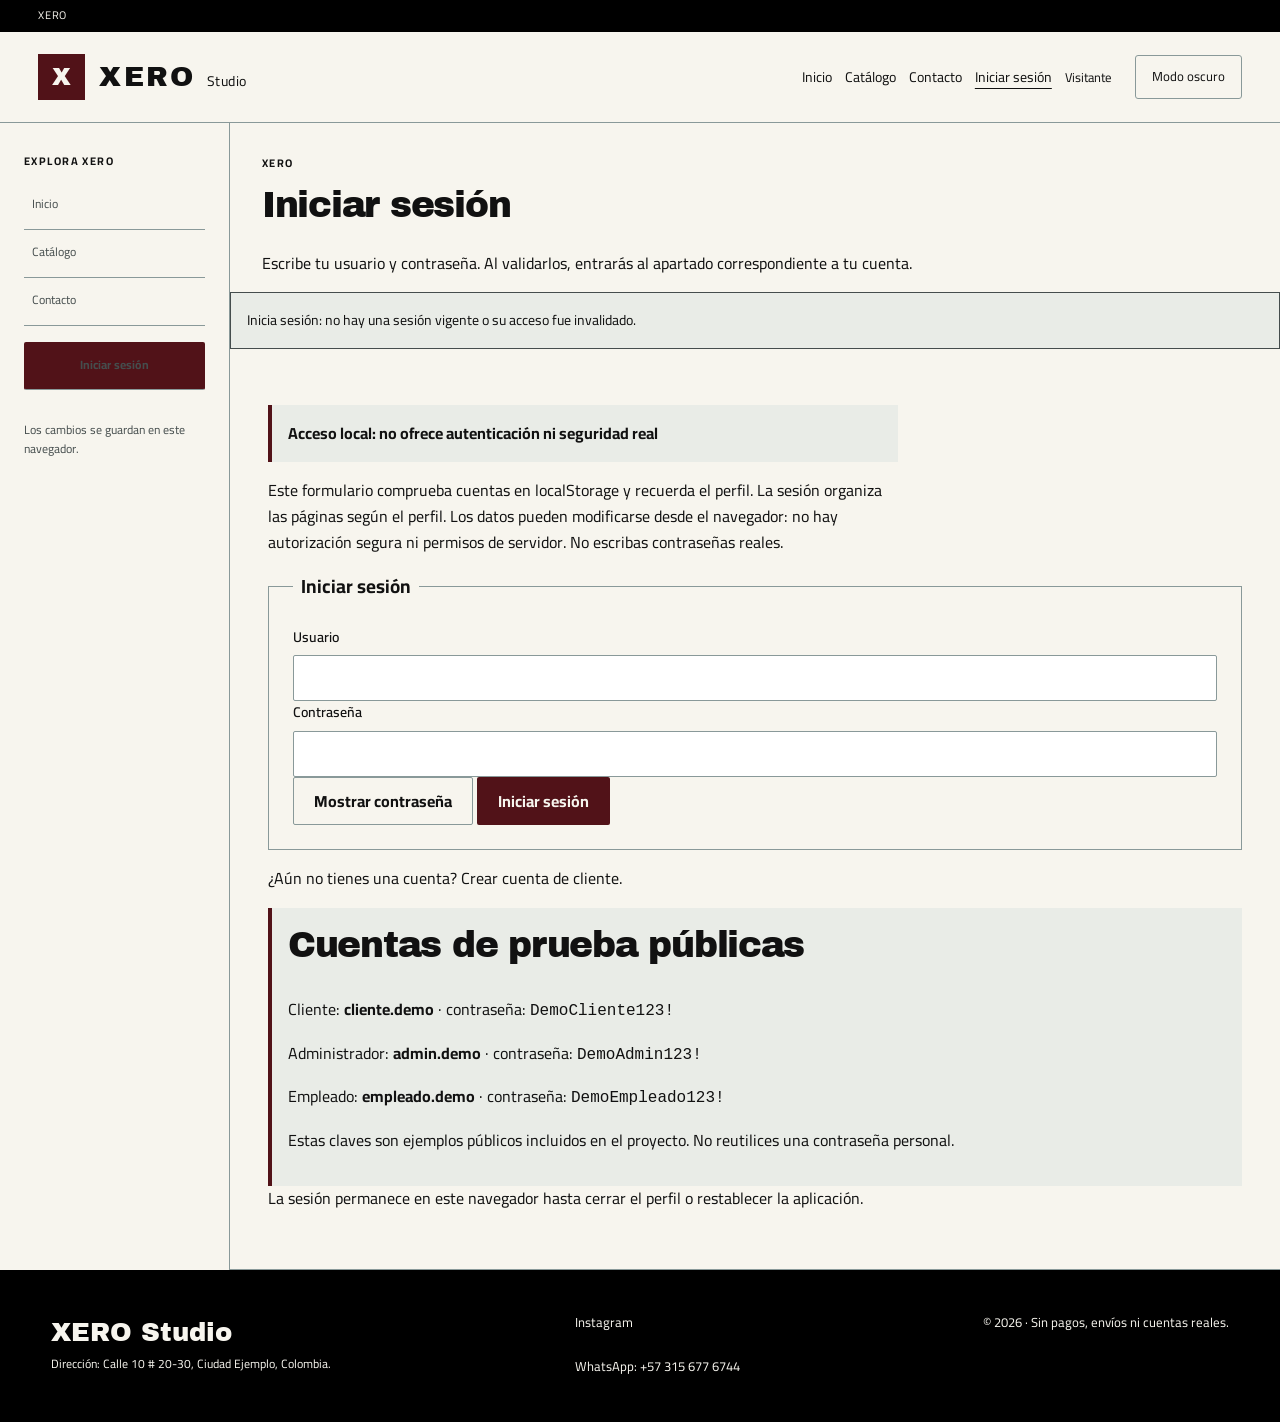
<file: admin-inventario.html>
<!doctype html>
<html lang="es">
<head>
  <meta http-equiv="Content-Security-Policy" content="default-src 'self'; script-src 'self'; style-src 'self' 'unsafe-inline'; img-src 'self' data: blob: https:; connect-src 'self' https://open.er-api.com; font-src 'self'; object-src 'none'; base-uri 'self'; form-action 'self'">
  <meta charset="utf-8">
  <meta name="viewport" content="width=device-width, initial-scale=1">
  <meta name="description" content="XERO: catálogo de relojes y gestión de inventario local.">
  <link rel="icon" href="data:,">
  <link rel="stylesheet" href="css/fuentes.css">
  <link rel="stylesheet" href="css/estilos.css">
  <title>XERO | Inventario</title>
</head>
<body class="acceso-pendiente" data-pagina="admin-inventario" data-perfil="administrador">
<a class="saltar" href="#contenido">Saltar al contenido</a>
<div class="aviso-demo">XERO</div>
<header class="cabecera">
<a class="marca" href="index.html">
<span class="logo" aria-hidden="true">X</span>
<span class="nombre-marca">XERO <small>Studio</small>
</span>
</a>
<nav class="menu-global" aria-label="Navegación principal">
<a href="index.html">Inicio</a><a href="catalogo.html">Catálogo</a><a href="index.html#contacto">Contacto</a><a class="boton" href="login.html">Iniciar sesión</a>
<span id="perfilDemo"></span><button id="salirDemo" type="button" hidden>Cerrar sesión</button>
</nav>
<button id="cambiarTema" class="boton-tema" type="button" aria-pressed="false">Modo oscuro</button>
</header>
<div class="estructura administracion">
<aside class="lateral">
<p class="etiqueta">ADMINISTRACIÓN</p>
<button id="alternarMenu" type="button" aria-controls="menuLateral" aria-expanded="false">Menú</button>
<nav id="menuLateral" aria-label="Módulos administrativos">
<a href="admin.html">Inicio</a>
<a href="admin-productos.html">Productos</a>
<a href="admin-inventario.html" aria-current="page" class="seleccionado">Inventario</a>
<a href="admin-compras.html">Compras</a>
<a href="admin-ventas.html">Ventas</a>
<a href="admin-clientes.html">Clientes</a>
<a href="admin-empleados.html">Empleados</a>
</nav>
<p class="nota-lateral">Los cambios se guardan en este navegador.</p>
<button id="restablecerDemo" type="button" class="boton secundario">Restablecer datos</button>
</aside>
<main id="contenido" tabindex="-1" hidden>
<div class="titulo-seccion">
<div>
<p class="etiqueta">XERO</p>
<h1 id="tituloPagina">Inventario</h1>
<p>Consulta existencias y registra ajustes en un único inventario compartido.</p>
</div>
</div>
<p id="mensajePagina" class="mensaje oculto" role="status" aria-live="polite">
</p>
<section class="seccion">
<button id="nuevoAjuste" type="button" class="boton">Nuevo ajuste</button>
<label for="buscarStock">Buscar existencias<input id="buscarStock" name="buscarStock" type="search" >
</label>
<div class="tabla" tabindex="0" role="region" aria-label="Existencias ">
<table class="tabla__contenido">
<caption>Existencias </caption>
<thead>
<tr class="tabla__fila">
<th class="tabla__encabezado" scope="col">Nombre</th>
<th class="tabla__encabezado" scope="col">Categoría</th>
<th class="tabla__encabezado" scope="col">Cantidad</th>
<th class="tabla__encabezado" scope="col">Estado</th>
</tr>
</thead>
<tbody id="tablaStock">
</tbody>
</table>
</div>
</section>
<section class="seccion">
<h2>Historial</h2>
<label for="buscarHistorial">Filtrar por reloj, tipo o motivo<input id="buscarHistorial" name="buscarHistorial" type="search" >
</label>
<p id="contadorMovimientos" role="status">
</p>
<div class="tabla" tabindex="0" role="region" aria-label="Movimientos ">
<table class="tabla__contenido">
<caption>Movimientos </caption>
<thead>
<tr class="tabla__fila">
<th class="tabla__encabezado" scope="col">Fecha</th>
<th class="tabla__encabezado" scope="col">Producto</th>
<th class="tabla__encabezado" scope="col">Tipo</th>
<th class="tabla__encabezado" scope="col">Variación</th>
<th class="tabla__encabezado" scope="col">Anterior</th>
<th class="tabla__encabezado" scope="col">Posterior</th>
<th class="tabla__encabezado" scope="col">Motivo</th>
</tr>
</thead>
<tbody id="tablaHistorial">
</tbody>
</table>
</div>
</section>
<dialog id="editorAjuste" data-retorno="nuevoAjuste" aria-labelledby="titulo-editorAjuste">
<div class="cabecera-dialogo">
<h2 id="titulo-editorAjuste">Ajuste </h2>
<button type="button" class="boton secundario" data-cerrar="editorAjuste">Cerrar</button>
</div>
<form class="formulario" id="formAjuste">
<fieldset>
<legend>Variación de existencias</legend>
<label for="productoAjuste">Producto *<select id="productoAjuste" name="productoId">
<option value="">Selecciona</option>
</select>
</label>
<label for="variacionAjuste">Variación positiva o negativa *<input id="variacionAjuste" name="variacion" type="number" required min="-500" max="500" step="1">
</label>
<label for="motivoAjuste">Motivo *<input id="motivoAjuste" name="motivo" type="text" required minlength="3" maxlength="500">
</label>
<p id="errorAjuste" data-error role="alert" class="mensaje oculto">
</p>
<button class="boton" id="guardarAjuste" type="submit">Registrar ajuste</button>
</fieldset>
</form>
</dialog>
</main>
</div>
<footer class="pie"><div><a class="marca-pie" href="index.html">XERO Studio</a><address>Dirección: Calle 10 # 20-30, Ciudad Ejemplo, Colombia.</address></div>
<nav aria-label="Canales de contacto"><a href="https://www.instagram.com/xero.col/" target="_blank" rel="noopener noreferrer">Instagram</a> <a href="https://wa.me/573156776744" target="_blank" rel="noopener noreferrer">WhatsApp: +57 315 677 6744</a></nav>
<p>© 2026 · Sin pagos, envíos ni cuentas reales.</p></footer>
<dialog id="confirmacionDemo" aria-labelledby="tituloConfirmacion">
<h2 id="tituloConfirmacion">Confirmar acción </h2>
<p id="textoConfirmacion">
</p>
<p id="errorConfirmacion" class="mensaje oculto" role="alert">
</p>
<div class="acciones">
<button id="aceptarConfirmacion" class="boton" type="button">Confirmar</button>
<button class="boton secundario" type="button" data-cerrar="confirmacionDemo">Cancelar</button>
</div>
</dialog>
<script src="js/servicios/imagenes.js" defer></script>
<script src="js/servicios/mostrar-imagen.js" defer></script>
<script src="js/modelo/modelo.js" defer></script>
<script src="js/vista/vista.js" defer></script>
<script src="js/controlador/controlador.js" defer></script>
<script src="js/app.js" defer></script>
<script src="js/paginas/admin-inventario.js" defer>
</script>
</body>
</html>
</file>
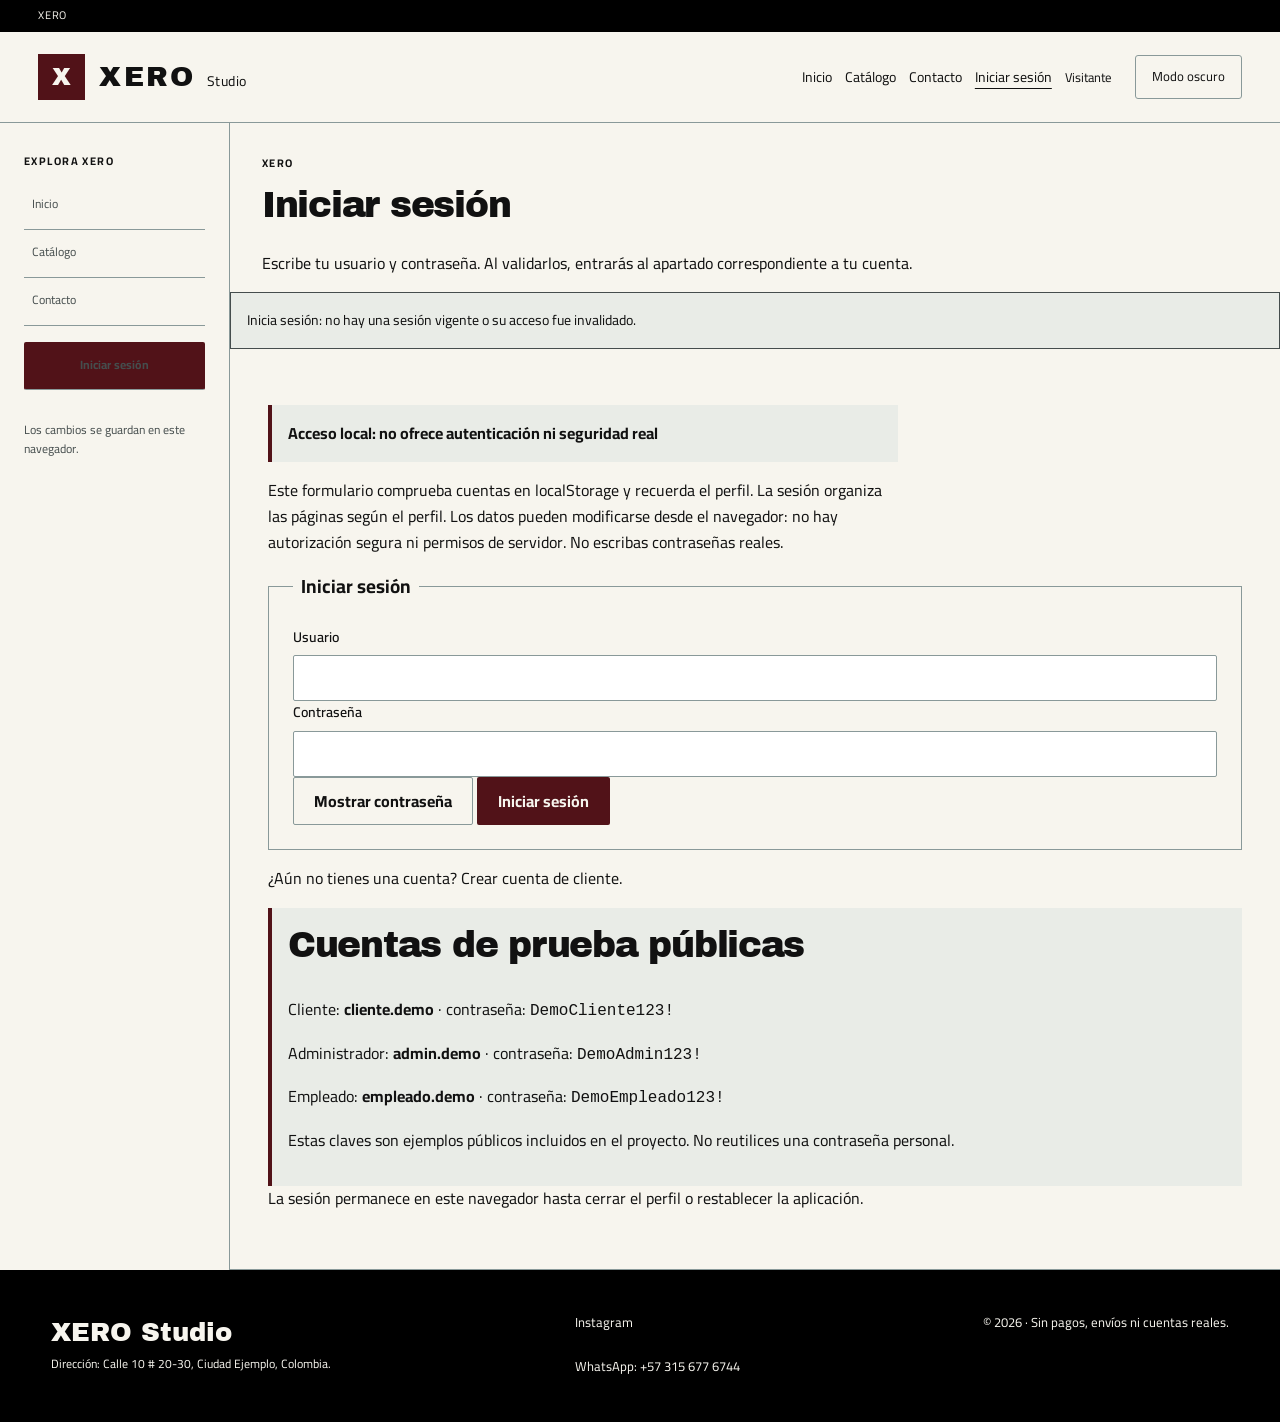
<file: admin-productos.html>
<!doctype html>
<html lang="es">
<head>
  <meta http-equiv="Content-Security-Policy" content="default-src 'self'; script-src 'self'; style-src 'self' 'unsafe-inline'; img-src 'self' data: blob: https:; connect-src 'self' https://open.er-api.com; font-src 'self'; object-src 'none'; base-uri 'self'; form-action 'self'">
  <meta charset="utf-8">
  <meta name="viewport" content="width=device-width, initial-scale=1">
  <meta name="description" content="XERO: catálogo de relojes y gestión de inventario local.">
  <link rel="icon" href="data:,">
  <link rel="stylesheet" href="css/fuentes.css">
  <link rel="stylesheet" href="css/estilos.css">
  <title>XERO | Productos</title>
</head>
<body class="acceso-pendiente" data-pagina="admin-productos" data-perfil="administrador">
<a class="saltar" href="#contenido">Saltar al contenido</a>
<div class="aviso-demo">XERO</div>
<header class="cabecera">
<a class="marca" href="index.html">
<span class="logo" aria-hidden="true">X</span>
<span class="nombre-marca">XERO <small>Studio</small>
</span>
</a>
<nav class="menu-global" aria-label="Navegación principal">
<a href="index.html">Inicio</a><a href="catalogo.html">Catálogo</a><a href="index.html#contacto">Contacto</a><a class="boton" href="login.html">Iniciar sesión</a>
<span id="perfilDemo"></span><button id="salirDemo" type="button" hidden>Cerrar sesión</button>
</nav>
<button id="cambiarTema" class="boton-tema" type="button" aria-pressed="false">Modo oscuro</button>
</header>
<div class="estructura administracion">
<aside class="lateral">
<p class="etiqueta">ADMINISTRACIÓN</p>
<button id="alternarMenu" type="button" aria-controls="menuLateral" aria-expanded="false">Menú</button>
<nav id="menuLateral" aria-label="Módulos administrativos">
<a href="admin.html">Inicio</a>
<a href="admin-productos.html" aria-current="page" class="seleccionado">Productos</a>
<a href="admin-inventario.html">Inventario</a>
<a href="admin-compras.html">Compras</a>
<a href="admin-ventas.html">Ventas</a>
<a href="admin-clientes.html">Clientes</a>
<a href="admin-empleados.html">Empleados</a>
</nav>
<p class="nota-lateral">Los cambios se guardan en este navegador.</p>
<button id="restablecerDemo" type="button" class="boton secundario">Restablecer datos</button>
</aside>
<main id="contenido" tabindex="-1" hidden>
<div class="titulo-seccion">
<div>
<p class="etiqueta">XERO</p>
<h1 id="tituloPagina">Productos</h1>
<p>Alta, edición y estado de relojes. Usa Inventario para cambiar existencias.</p>
</div>
</div>
<p id="mensajePagina" class="mensaje oculto" role="status" aria-live="polite">
</p>
<section class="seccion">
<button id="nuevoProducto" type="button" class="boton">Nuevo producto</button>
<button id="exportarProductos" type="button" class="boton secundario">Exportar CSV</button>
<p id="mensajeExportacion" role="status" aria-live="polite"></p>
<div class="formulario formulario__campos">
<label for="buscarProductos">Buscar producto<input id="buscarProductos" name="buscarProductos" type="search" >
</label>
<label for="estadoProductos">Estado<select id="estadoProductos" name="estadoProductos">
<option value="todos">Todos</option>
<option value="activos">Activos</option>
<option value="inactivos">Inactivos</option>
</select>
</label>
<label for="filtroCategoria">Categoría<select id="filtroCategoria" name="filtroCategoria">
<option value="">Todas</option>
</select>
</label>
</div>
<p id="contadorProductos" role="status">
</p>
<div class="tabla" tabindex="0" role="region" aria-label="Productos ">
<table class="tabla__contenido">
<caption>Productos </caption>
<thead>
<tr class="tabla__fila">
<th class="tabla__encabezado" scope="col"><button type="button" class="boton secundario" data-orden="nombre" aria-label="Ordenar por nombre">Nombre</button></th>
<th class="tabla__encabezado" scope="col"><button type="button" class="boton secundario" data-orden="categoria" aria-label="Ordenar por categoría">Categoría</button></th>
<th class="tabla__encabezado" scope="col"><button type="button" class="boton secundario" data-orden="precio" aria-label="Ordenar por precio">Precio</button></th>
<th class="tabla__encabezado" scope="col"><button type="button" class="boton secundario" data-orden="cantidad" aria-label="Ordenar por cantidad">Cantidad</button></th>
<th class="tabla__encabezado" scope="col"><button type="button" class="boton secundario" data-orden="estado" aria-label="Ordenar por estado">Estado</button></th>
<th class="tabla__encabezado" scope="col">Acciones</th>
</tr>
</thead>
<tbody id="tablaProductos">
</tbody>
</table>
</div>
<nav aria-label="Paginación de productos">
<label for="limiteProductos">Productos por página<select id="limiteProductos" name="limiteProductos">
<option selected>10</option>
<option>25</option>
<option>50</option>
</select>
</label>
<div class="acciones">
<button id="anteriorProductos" class="boton secundario" type="button">Anterior</button>
<span id="paginaProductos" role="status"></span>
<button id="siguienteProductos" class="boton secundario" type="button">Siguiente</button>
</div>
</nav>
</section>
<dialog id="editorProducto" data-retorno="nuevoProducto" aria-labelledby="titulo-editorProducto">
<div class="cabecera-dialogo">
<h2 id="titulo-editorProducto">Producto </h2>
<button type="button" class="boton secundario" data-cerrar="editorProducto">Cerrar</button>
</div>
<form class="formulario" id="formProducto">
<fieldset>
<legend id="leyendaProducto">Nuevo producto</legend>
<div class="formulario formulario__campos">
<label for="nombreFormulario">Nombre *<input id="nombreFormulario" name="nombre" type="text" required minlength="3" maxlength="60">
</label>
<label for="precioFormulario">Precio  en COP *<input id="precioFormulario" name="precio" type="text" required inputmode="decimal" placeholder="150000.00">
</label>
<label for="categoriaFormulario">Categoría *<select id="categoriaFormulario" name="categoria">
<option value="">Selecciona</option>
</select>
</label>
<label for="cantidadFormulario">Cantidad inicial (se ajusta en Inventario) *<input id="cantidadFormulario" name="cantidad" type="number" required min="0" max="500" step="1">
</label>
</div>
<fieldset aria-describedby="ayudaImagen estadoImagen">
<legend>Origen de la imagen *</legend>
<label><input type="radio" name="origenImagen" value="ejemplo" aria-describedby="ayudaImagen estadoImagen" checked> Ilustración de ejemplo</label>
<label><input type="radio" name="origenImagen" value="enlace" aria-describedby="ayudaImagen estadoImagen"> Enlace de imagen</label>
<label><input type="radio" id="origenArchivo" name="origenImagen" value="archivo" aria-describedby="ayudaImagen estadoImagen" disabled> Subir imagen</label>
<p id="ayudaImagen">Elige una ilustración, un enlace https o un archivo WebP, PNG o JPEG de hasta 500 KB.</p>
<div id="grupoImagenEjemplo">
<label for="imagenFormulario">Ilustración de ejemplo *<select id="imagenFormulario" name="imagen" aria-describedby="ayudaImagen estadoImagen">
<option value="">Selecciona</option>
</select></label>
</div>
<div id="grupoImagenEnlace" hidden>
<label for="enlaceImagen">Enlace de la imagen (https) *<input id="enlaceImagen" name="enlaceImagen" type="url" aria-describedby="ayudaImagen estadoImagen" disabled></label>
</div>
<div id="grupoImagenArchivo" hidden>
<label for="archivoImagen">Archivo de imagen *<input id="archivoImagen" name="archivoImagen" type="file" accept="image/webp,image/png,image/jpeg" aria-describedby="ayudaImagen estadoImagen" disabled></label>
</div>
<p id="estadoImagen" role="status" aria-live="polite"></p>
</fieldset>
<img id="vistaPrevia" class="vista-previa-demo" src="img/watch-1.webp" alt="Vista previa de la imagen seleccionada" width="160" height="160" hidden>
<p id="errorProducto" data-error class="mensaje oculto" role="alert">
</p>
<button class="boton" id="guardarProducto" type="submit">Guardar producto</button>
</fieldset>
</form>
</dialog>
</main>
</div>
<footer class="pie"><div><a class="marca-pie" href="index.html">XERO Studio</a><address>Dirección: Calle 10 # 20-30, Ciudad Ejemplo, Colombia.</address></div>
<nav aria-label="Canales de contacto"><a href="https://www.instagram.com/xero.col/" target="_blank" rel="noopener noreferrer">Instagram</a> <a href="https://wa.me/573156776744" target="_blank" rel="noopener noreferrer">WhatsApp: +57 315 677 6744</a></nav>
<p>© 2026 · Sin pagos, envíos ni cuentas reales.</p></footer>
<dialog id="confirmacionDemo" aria-labelledby="tituloConfirmacion">
<h2 id="tituloConfirmacion">Confirmar acción </h2>
<p id="textoConfirmacion">
</p>
<p id="errorConfirmacion" class="mensaje oculto" role="alert">
</p>
<div class="acciones">
<button id="aceptarConfirmacion" class="boton" type="button">Confirmar</button>
<button class="boton secundario" type="button" data-cerrar="confirmacionDemo">Cancelar</button>
</div>
</dialog>
<script src="js/servicios/imagenes.js" defer></script>
<script src="js/servicios/mostrar-imagen.js" defer></script>
<script src="js/modelo/modelo.js" defer></script>
<script src="js/vista/vista.js" defer></script>
<script src="js/controlador/controlador.js" defer></script>
<script src="js/app.js" defer></script>
<script src="js/paginas/admin-productos.js" defer>
</script>
</body>
</html>
</file>
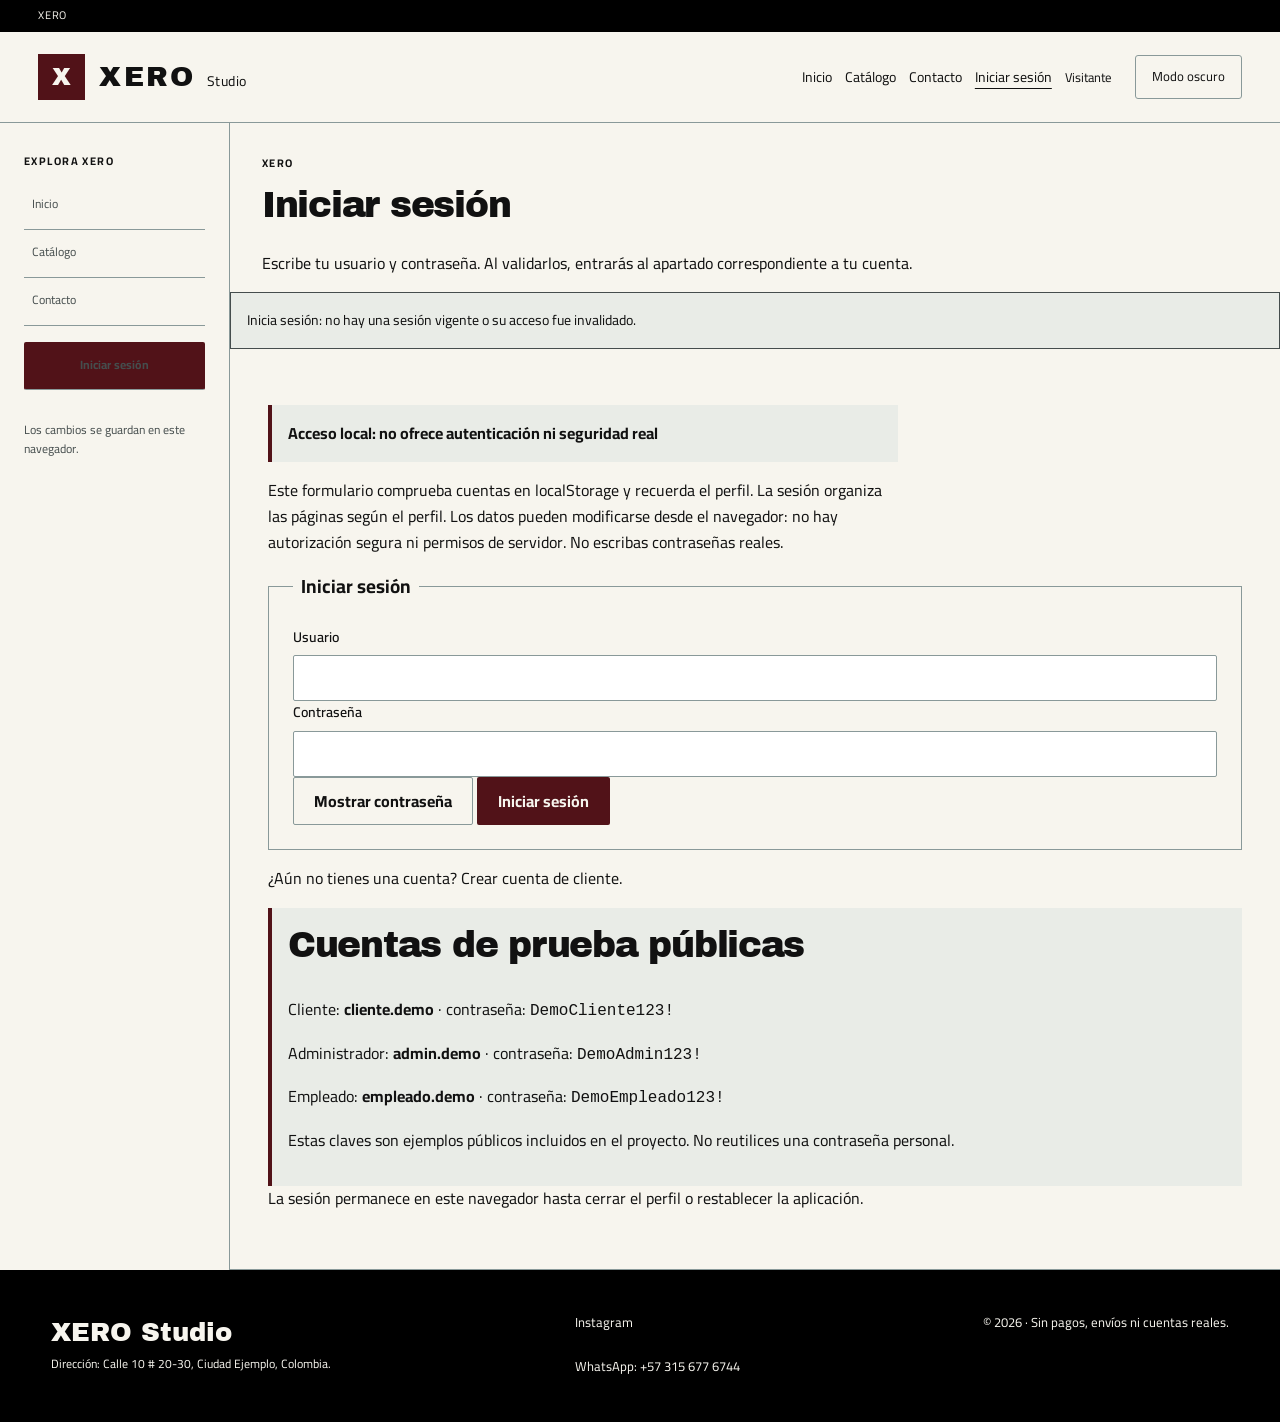
<file: admin-ventas.html>
<!doctype html>
<html lang="es">
<head>
  <meta http-equiv="Content-Security-Policy" content="default-src 'self'; script-src 'self'; style-src 'self' 'unsafe-inline'; img-src 'self' data: blob: https:; connect-src 'self' https://open.er-api.com; font-src 'self'; object-src 'none'; base-uri 'self'; form-action 'self'">
  <meta charset="utf-8">
  <meta name="viewport" content="width=device-width, initial-scale=1">
  <meta name="description" content="XERO: catálogo de relojes y gestión de inventario local.">
  <link rel="icon" href="data:,">
  <link rel="stylesheet" href="css/fuentes.css">
  <link rel="stylesheet" href="css/estilos.css">
  <title>XERO | Ventas</title>
</head>
<body class="acceso-pendiente" data-pagina="admin-ventas" data-perfil="administrador">
<a class="saltar" href="#contenido">Saltar al contenido</a>
<div class="aviso-demo">XERO</div>
<header class="cabecera">
<a class="marca" href="index.html">
<span class="logo" aria-hidden="true">X</span>
<span class="nombre-marca">XERO <small>Studio</small>
</span>
</a>
<nav class="menu-global" aria-label="Navegación principal">
<a href="index.html">Inicio</a><a href="catalogo.html">Catálogo</a><a href="index.html#contacto">Contacto</a><a class="boton" href="login.html">Iniciar sesión</a>
<span id="perfilDemo"></span><button id="salirDemo" type="button" hidden>Cerrar sesión</button>
</nav>
<button id="cambiarTema" class="boton-tema" type="button" aria-pressed="false">Modo oscuro</button>
</header>
<div class="estructura administracion">
<aside class="lateral">
<p class="etiqueta">ADMINISTRACIÓN</p>
<button id="alternarMenu" type="button" aria-controls="menuLateral" aria-expanded="false">Menú</button>
<nav id="menuLateral" aria-label="Módulos administrativos">
<a href="admin.html">Inicio</a>
<a href="admin-productos.html">Productos</a>
<a href="admin-inventario.html">Inventario</a>
<a href="admin-compras.html">Compras</a>
<a href="admin-ventas.html" aria-current="page" class="seleccionado">Ventas</a>
<a href="admin-clientes.html">Clientes</a>
<a href="admin-empleados.html">Empleados</a>
</nav>
<p class="nota-lateral">Los cambios se guardan en este navegador.</p>
<button id="restablecerDemo" type="button" class="boton secundario">Restablecer datos</button>
</aside>
<main id="contenido" tabindex="-1" hidden>
<div class="titulo-seccion">
<div>
<p class="etiqueta">XERO</p>
<h1 id="tituloPagina">Ventas</h1>
<p>Borradores y detalles. Los registros se guardan en este navegador.</p>
</div>
</div>
<p id="mensajePagina" class="mensaje oculto" role="status" aria-live="polite">
</p>
<div class="acciones" role="group" aria-label="Opciones de ventas">
<button id="registrarVenta" type="button" class="boton" aria-controls="editorDocumento" aria-pressed="true">Registrar venta</button>
<button id="verVentasPasadas" type="button" class="boton secundario" aria-controls="listaVentas" aria-pressed="false">Ver ventas pasadas</button>
</div>
<section id="editorDocumento" class="seccion" tabindex="-1" aria-labelledby="tituloEditorVenta">
<div class="cabecera-dialogo">
<h2 id="tituloEditorVenta">Registrar venta</h2>
<button id="cerrarEditor" type="button" class="boton secundario">Cerrar editor</button>
</div>
<button id="nuevoDocumento" type="button" class="boton secundario">Nuevo borrador</button>
<p id="estadoDocumento" role="status">
</p>
<form class="formulario" id="formDocumento">
<fieldset>
<legend>Cabecera</legend>
<label for="clienteDocumento">Perfil de cliente *<select id="clienteDocumento" name="clienteId" required>
<option value="">Selecciona un cliente</option>
</select></label>
<p>Las ventas anteriores sin perfil conservan sus datos y no se vinculan automáticamente.</p>
<label for="contactoDocumento">Cliente *<input id="contactoDocumento" name="contacto" type="text" required minlength="2" maxlength="150">
</label>
<label for="notasDocumento">Notas <textarea id="notasDocumento" name="observaciones" maxlength="1000">
</textarea>
</label>
<button class="boton" id="guardarDocumento" type="submit">Guardar borrador</button>
</fieldset>
</form>
<form class="formulario" id="formDetalle">
<fieldset>
<legend>Línea de detalle</legend>
<div class="formulario formulario__campos">
<label for="productoLinea">Producto *<select id="productoLinea" name="productoId">
<option value="">Selecciona</option>
</select>
</label>
<label for="cantidadLinea">Cantidad *<input id="cantidadLinea" name="cantidad" type="number" required min="1" max="500" step="1">
</label>
<label for="precioLinea">Precio unitario en COP *<input id="precioLinea" name="precio" type="text" required inputmode="decimal">
</label>
</div>
<div class="acciones">
<button class="boton" id="guardarDetalle" type="submit">Guardar detalle</button>
<button class="boton secundario" id="nuevaLinea" type="button">Nueva línea</button>
</div>
</fieldset>
</form>
<div class="tabla" tabindex="0" role="region" aria-label="Detalle del documento ">
<table class="tabla__contenido">
<caption>Detalle del documento </caption>
<thead>
<tr class="tabla__fila">
<th class="tabla__encabezado" scope="col">Producto</th>
<th class="tabla__encabezado" scope="col">Cantidad</th>
<th class="tabla__encabezado" scope="col">Unitario</th>
<th class="tabla__encabezado" scope="col">Subtotal</th>
<th class="tabla__encabezado" scope="col">Acciones</th>
</tr>
</thead>
<tbody id="tablaDetalles">
</tbody>
</table>
</div>
<div class="acciones">
<button id="confirmarDocumento" class="boton" type="button">Confirmar aplicación</button>
<button id="anularDocumento" class="boton secundario" type="button">Anular aplicación</button>
</div>
<label for="motivoAnulacion">Motivo de anulación<input id="motivoAnulacion" name="motivoAnulacion" type="text" minlength="3" maxlength="500">
</label>
<p>Solo confirmar o anular un documento confirmado cambia existencias. Repetir la acción no vuelve a aplicar su efecto.</p>
</section>
<section id="listaVentas" class="seccion" aria-labelledby="tituloListaVentas" hidden>
<h2 id="tituloListaVentas">Ventas pasadas</h2>
<div class="formulario formulario__campos">
<label for="buscarDocumentos">Buscar cliente, producto, fecha o referencia<input id="buscarDocumentos" name="buscarDocumentos" type="search" >
</label>
<label for="estadoDocumentos">Estado<select id="estadoDocumentos" name="estadoDocumentos">
<option value="todos">Todos</option>
<option value="borrador">Borrador</option>
<option value="confirmado">Confirmado</option>
<option value="anulado">Anulado</option>
</select>
</label>
</div>
<div class="tabla" tabindex="0" role="region" aria-label="Ventas ">
<table class="tabla__contenido">
<caption>Ventas </caption>
<thead>
<tr class="tabla__fila">
<th class="tabla__encabezado" scope="col">Fecha</th>
<th class="tabla__encabezado" scope="col">Cliente</th>
<th class="tabla__encabezado" scope="col">Estado</th>
<th class="tabla__encabezado" scope="col">Total</th>
<th class="tabla__encabezado" scope="col">Acciones</th>
</tr>
</thead>
<tbody id="tablaDocumentos">
</tbody>
</table>
</div>
</section>
</main>
</div>
<footer class="pie"><div><a class="marca-pie" href="index.html">XERO Studio</a><address>Dirección: Calle 10 # 20-30, Ciudad Ejemplo, Colombia.</address></div>
<nav aria-label="Canales de contacto"><a href="https://www.instagram.com/xero.col/" target="_blank" rel="noopener noreferrer">Instagram</a> <a href="https://wa.me/573156776744" target="_blank" rel="noopener noreferrer">WhatsApp: +57 315 677 6744</a></nav>
<p>© 2026 · Sin pagos, envíos ni cuentas reales.</p></footer>
<dialog id="confirmacionDemo" aria-labelledby="tituloConfirmacion">
<h2 id="tituloConfirmacion">Confirmar acción </h2>
<p id="textoConfirmacion">
</p>
<p id="errorConfirmacion" class="mensaje oculto" role="alert">
</p>
<div class="acciones">
<button id="aceptarConfirmacion" class="boton" type="button">Confirmar</button>
<button class="boton secundario" type="button" data-cerrar="confirmacionDemo">Cancelar</button>
</div>
</dialog>
<script src="js/servicios/imagenes.js" defer></script>
<script src="js/servicios/mostrar-imagen.js" defer></script>
<script src="js/modelo/modelo.js" defer></script>
<script src="js/vista/vista.js" defer></script>
<script src="js/controlador/controlador.js" defer></script>
<script src="js/app.js" defer></script>
<script src="js/paginas/admin-ventas.js" defer>
</script>
</body>
</html>
</file>
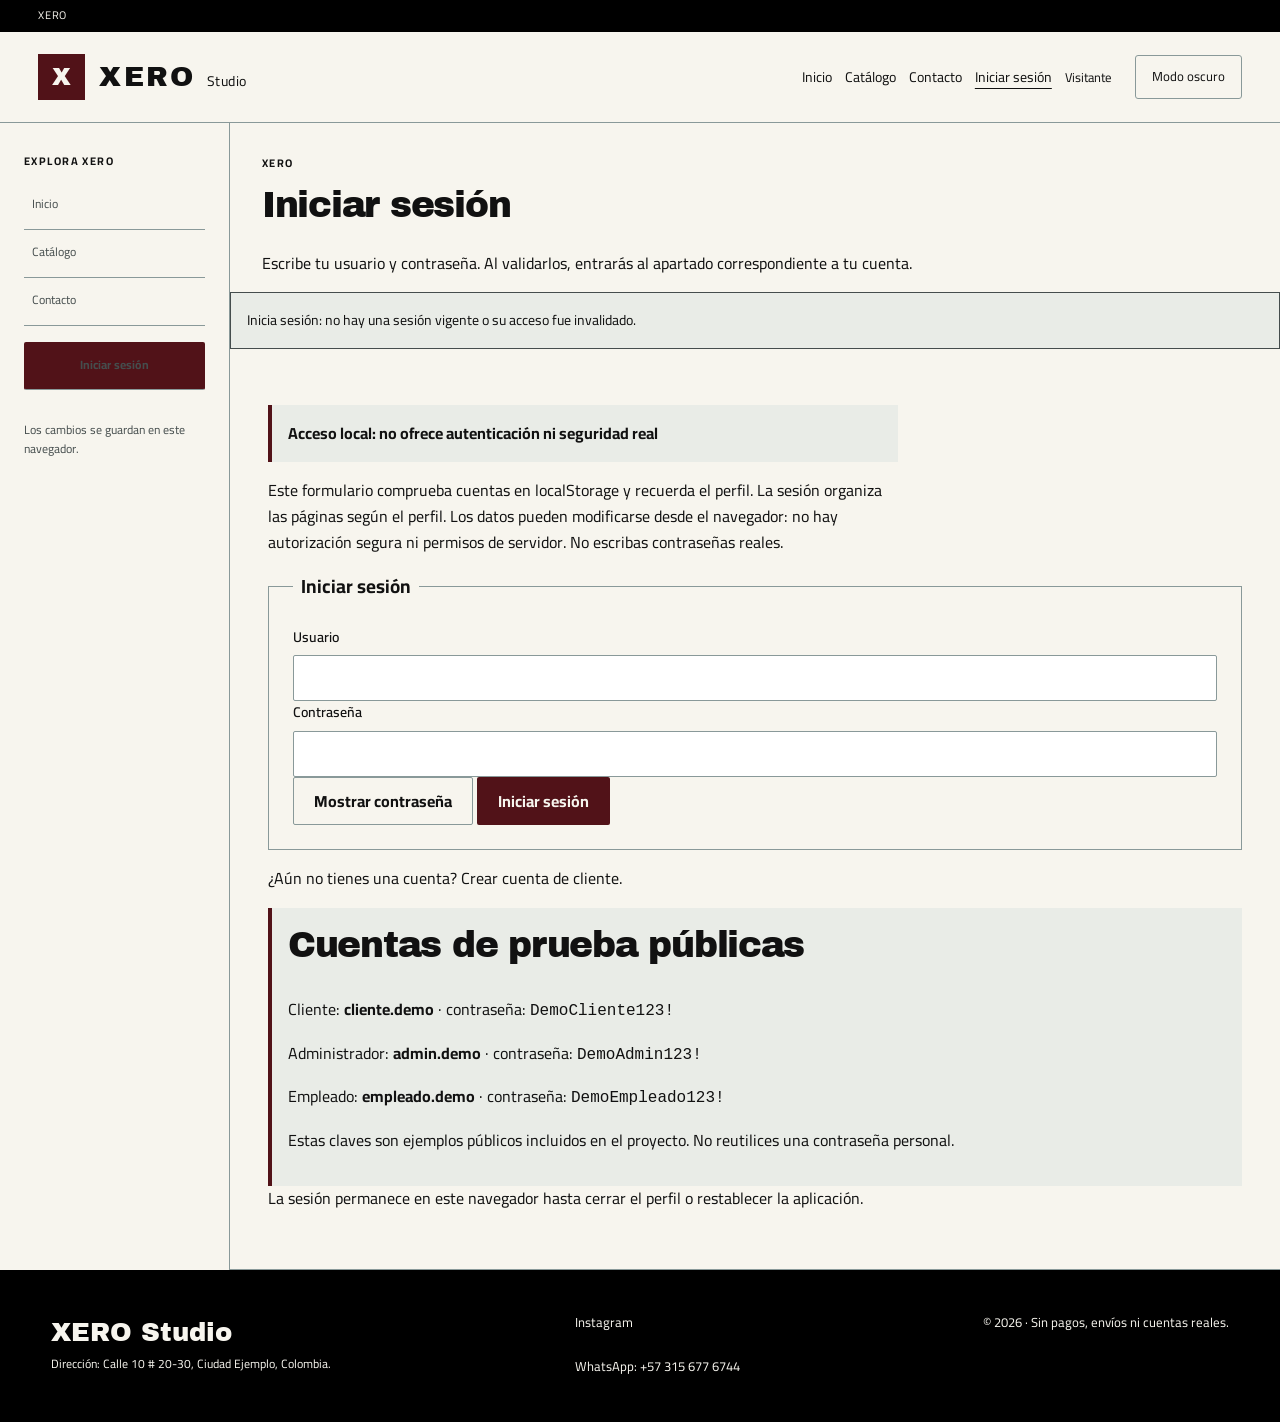
<file: admin.html>
<!doctype html>
<html lang="es">
<head>
  <meta http-equiv="Content-Security-Policy" content="default-src 'self'; script-src 'self'; style-src 'self' 'unsafe-inline'; img-src 'self' data: blob: https:; connect-src 'self' https://open.er-api.com; font-src 'self'; object-src 'none'; base-uri 'self'; form-action 'self'">
  <meta charset="utf-8">
  <meta name="viewport" content="width=device-width, initial-scale=1">
  <meta name="description" content="XERO: catálogo de relojes y gestión de inventario local.">
  <link rel="icon" href="data:,">
  <link rel="stylesheet" href="css/fuentes.css">
  <link rel="stylesheet" href="css/estilos.css">
  <title>XERO | Inicio administrativo</title>
</head>
<body class="acceso-pendiente" data-pagina="admin" data-perfil="administrador">
<a class="saltar" href="#contenido">Saltar al contenido</a>
<div class="aviso-demo">XERO</div>
<header class="cabecera">
<a class="marca" href="index.html">
<span class="logo" aria-hidden="true">X</span>
<span class="nombre-marca">XERO <small>Studio</small>
</span>
</a>
<nav class="menu-global" aria-label="Navegación principal">
<a href="index.html">Inicio</a><a href="catalogo.html">Catálogo</a><a href="index.html#contacto">Contacto</a><a class="boton" href="login.html">Iniciar sesión</a>
<span id="perfilDemo"></span><button id="salirDemo" type="button" hidden>Cerrar sesión</button>
</nav>
<button id="cambiarTema" class="boton-tema" type="button" aria-pressed="false">Modo oscuro</button>
</header>
<div class="estructura administracion">
<aside class="lateral">
<p class="etiqueta">ADMINISTRACIÓN</p>
<button id="alternarMenu" type="button" aria-controls="menuLateral" aria-expanded="false">Menú</button>
<nav id="menuLateral" aria-label="Módulos administrativos">
<a href="admin.html" aria-current="page" class="seleccionado">Inicio</a>
<a href="admin-productos.html">Productos</a>
<a href="admin-inventario.html">Inventario</a>
<a href="admin-compras.html">Compras</a>
<a href="admin-ventas.html">Ventas</a>
<a href="admin-clientes.html">Clientes</a>
<a href="admin-empleados.html">Empleados</a>
</nav>
<p class="nota-lateral">Los cambios se guardan en este navegador.</p>
<button id="restablecerDemo" type="button" class="boton secundario">Restablecer datos</button>
</aside>
<main id="contenido" tabindex="-1" hidden>
<div class="titulo-seccion">
<div>
<p class="etiqueta">XERO</p>
<h1 id="tituloPagina">Inicio administrativo</h1>
<p>Resumen breve y accesos a cada módulo.</p>
</div>
</div>
<p id="mensajePagina" class="mensaje oculto" role="status" aria-live="polite">
</p>
<section class="seccion">
<h2>En números</h2>
<dl id="resumenAdmin" class="resumen-demo">
</dl>
</section>
<section class="seccion">
<h2>Módulos de la aplicación</h2>
<div class="accesos-admin">
<a href="admin-productos.html">Productos</a>
<a href="admin-inventario.html">Inventario</a>
<a href="admin-compras.html">Compras</a>
<a href="admin-ventas.html">Ventas</a>
<a href="admin-clientes.html">Clientes</a>
<a href="admin-empleados.html">Empleados</a>
</div>
<p>Se guardan datos en este navegador. Esta copia no está conectada a PostgreSQL.</p>
</section>
</main>
</div>
<footer class="pie"><div><a class="marca-pie" href="index.html">XERO Studio</a><address>Dirección: Calle 10 # 20-30, Ciudad Ejemplo, Colombia.</address></div>
<nav aria-label="Canales de contacto"><a href="https://www.instagram.com/xero.col/" target="_blank" rel="noopener noreferrer">Instagram</a> <a href="https://wa.me/573156776744" target="_blank" rel="noopener noreferrer">WhatsApp: +57 315 677 6744</a></nav>
<p>© 2026 · Sin pagos, envíos ni cuentas reales.</p></footer>
<dialog id="confirmacionDemo" aria-labelledby="tituloConfirmacion">
<h2 id="tituloConfirmacion">Confirmar acción </h2>
<p id="textoConfirmacion">
</p>
<p id="errorConfirmacion" class="mensaje oculto" role="alert">
</p>
<div class="acciones">
<button id="aceptarConfirmacion" class="boton" type="button">Confirmar</button>
<button class="boton secundario" type="button" data-cerrar="confirmacionDemo">Cancelar</button>
</div>
</dialog>
<script src="js/servicios/imagenes.js" defer></script>
<script src="js/servicios/mostrar-imagen.js" defer></script>
<script src="js/modelo/modelo.js" defer></script>
<script src="js/vista/vista.js" defer></script>
<script src="js/controlador/controlador.js" defer></script>
<script src="js/app.js" defer></script>
<script src="js/paginas/admin.js" defer>
</script>
</body>
</html>
</file>
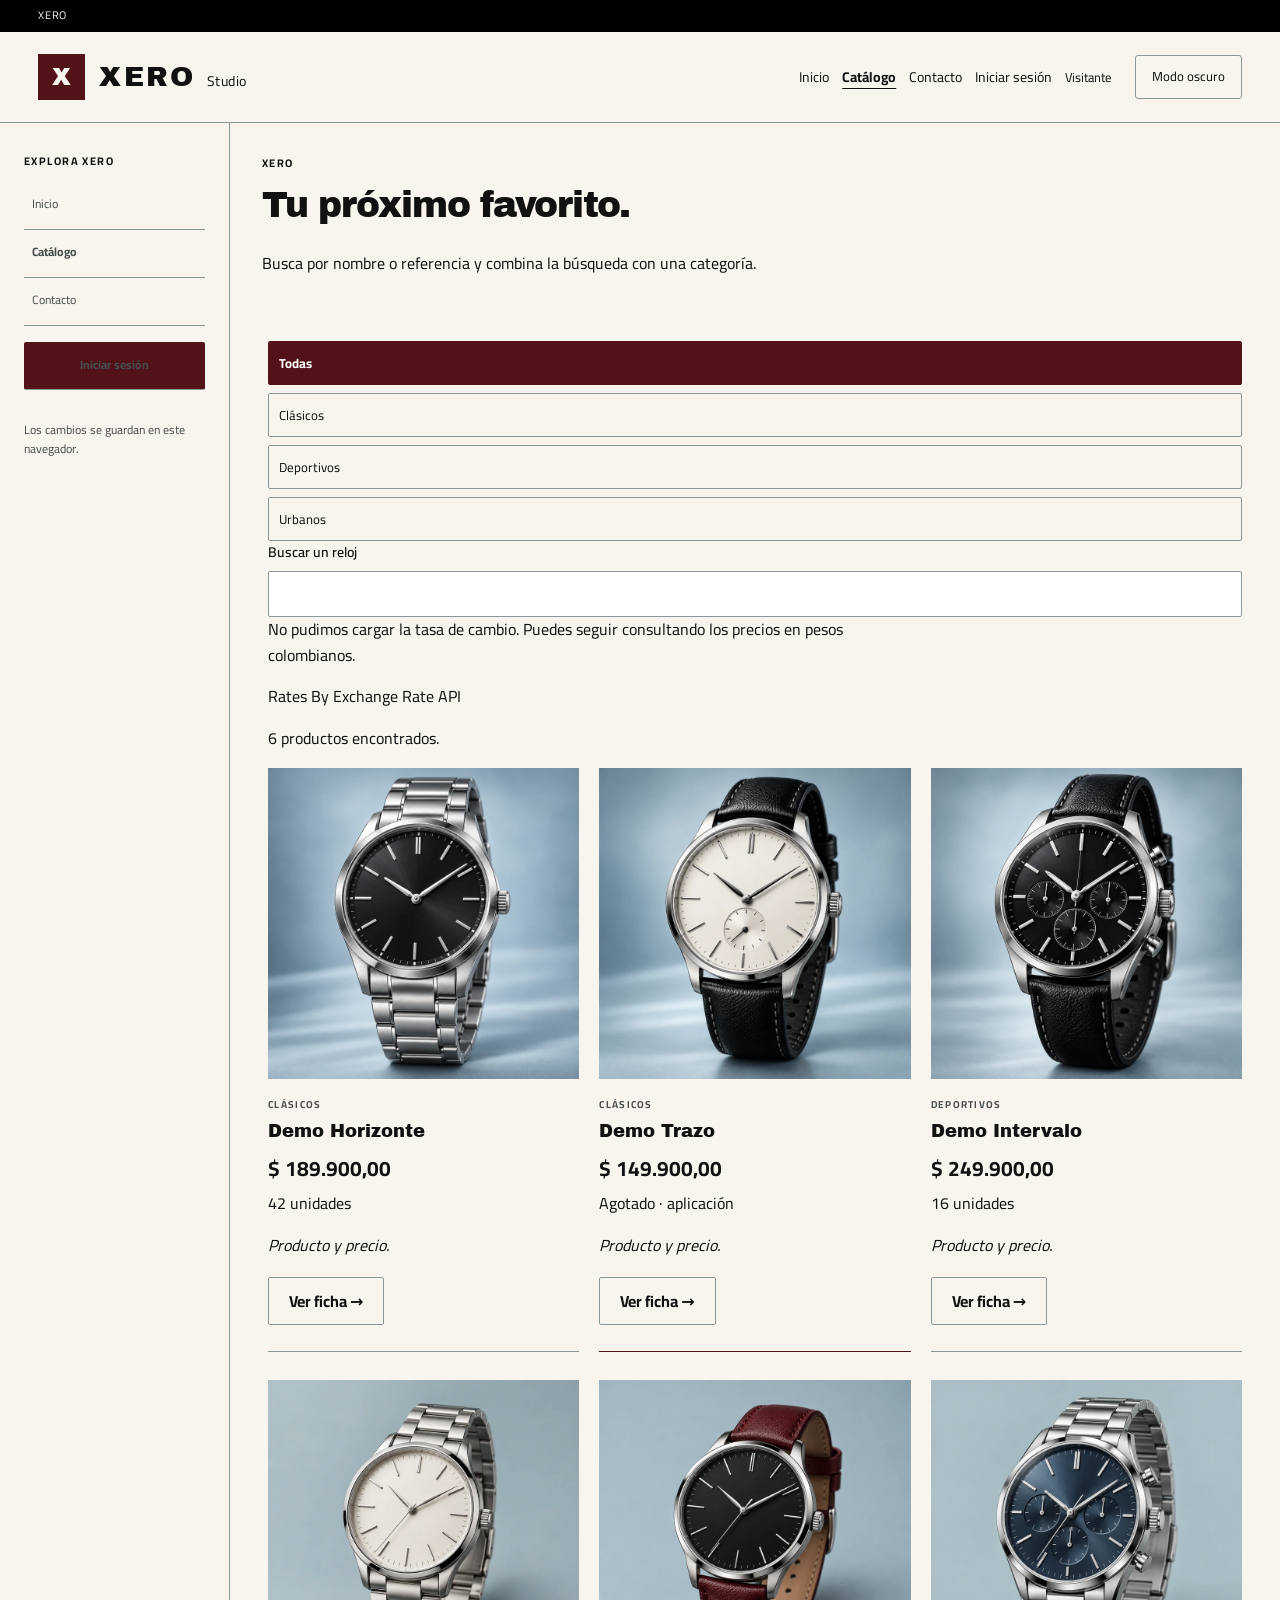
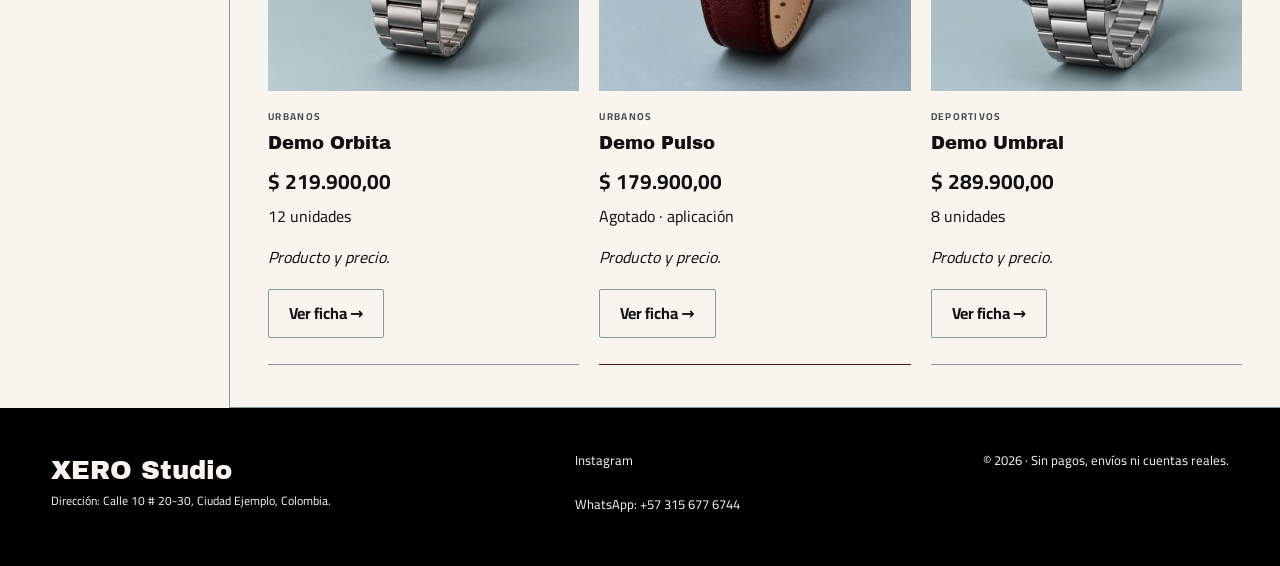
<file: catalogo.html>
<!doctype html>
<html lang="es">
<head>
  <meta http-equiv="Content-Security-Policy" content="default-src 'self'; script-src 'self'; style-src 'self' 'unsafe-inline'; img-src 'self' data: blob: https:; connect-src 'self' https://open.er-api.com; font-src 'self'; object-src 'none'; base-uri 'self'; form-action 'self'">
  <meta charset="utf-8">
  <meta name="viewport" content="width=device-width, initial-scale=1">
  <meta name="description" content="XERO: catálogo de relojes y gestión de inventario local.">
  <link rel="icon" href="data:,">
  <link rel="stylesheet" href="css/fuentes.css">
  <link rel="stylesheet" href="css/estilos.css">
  <title>XERO | Tu próximo favorito.</title>
</head>
<body data-pagina="catalogo">
<a class="saltar" href="#contenido">Saltar al contenido</a>
<div class="aviso-demo">XERO</div>
<header class="cabecera">
<a class="marca" href="index.html">
<span class="logo" aria-hidden="true">X</span>
<span class="nombre-marca">XERO <small>Studio</small>
</span>
</a>
<nav class="menu-global" aria-label="Navegación principal">
<a href="index.html">Inicio</a><a href="catalogo.html">Catálogo</a><a href="index.html#contacto">Contacto</a><a class="boton" href="login.html">Iniciar sesión</a>
<span id="perfilDemo"></span><button id="salirDemo" type="button" hidden>Cerrar sesión</button>
</nav>
<button id="cambiarTema" class="boton-tema" type="button" aria-pressed="false">Modo oscuro</button>
</header>
<div class="estructura">
<aside class="lateral">
<p class="etiqueta">EXPLORA XERO</p>
<button id="alternarMenu" type="button" aria-controls="menuLateral" aria-expanded="false">Menú</button>
<nav id="menuLateral" aria-label="Secciones públicas">
<a href="index.html">Inicio</a>
<a href="catalogo.html" aria-current="page" class="seleccionado">Catálogo</a>
<a href="login.html">Iniciar sesión</a>
</nav>
<p class="nota-lateral">Los cambios se guardan en este navegador.</p>
<button id="restablecerDemo" type="button" class="boton secundario">Restablecer datos</button>
</aside>
<main id="contenido" tabindex="-1">
<div class="titulo-seccion">
<div>
<p class="etiqueta">XERO</p>
<h1 id="tituloPagina">Tu próximo favorito.</h1>
<p>Busca por nombre o referencia y combina la búsqueda con una categoría.</p>
</div>
</div>
<p id="mensajePagina" class="mensaje oculto" role="status" aria-live="polite">
</p>
<section class="seccion">
<div id="filtros" class="filtros" role="group" aria-label="Categorías">
</div>
<label for="buscar">Buscar un reloj<input id="buscar" name="buscar" type="search" autocomplete="off">
</label>
<p id="estadoTasa" role="status" aria-live="polite">Cargando tasa de cambio...</p>
<p><a href="https://www.exchangerate-api.com" target="_blank" rel="noopener noreferrer">Rates By Exchange Rate API</a></p>
<p id="contadorResultados" role="status">
</p>
<p id="sinResultados" class="vacio oculto">Sin resultados. Cambia la búsqueda o la categoría.</p>
<div id="tarjetas" class="tarjetas">
</div>
</section>
</main>
</div>
<footer class="pie"><div><a class="marca-pie" href="index.html">XERO Studio</a><address>Dirección: Calle 10 # 20-30, Ciudad Ejemplo, Colombia.</address></div>
<nav aria-label="Canales de contacto"><a href="https://www.instagram.com/xero.col/" target="_blank" rel="noopener noreferrer">Instagram</a> <a href="https://wa.me/573156776744" target="_blank" rel="noopener noreferrer">WhatsApp: +57 315 677 6744</a></nav>
<p>© 2026 · Sin pagos, envíos ni cuentas reales.</p></footer>
<dialog id="confirmacionDemo" aria-labelledby="tituloConfirmacion">
<h2 id="tituloConfirmacion">Confirmar acción </h2>
<p id="textoConfirmacion">
</p>
<p id="errorConfirmacion" class="mensaje oculto" role="alert">
</p>
<div class="acciones">
<button id="aceptarConfirmacion" class="boton" type="button">Confirmar</button>
<button class="boton secundario" type="button" data-cerrar="confirmacionDemo">Cancelar</button>
</div>
</dialog>
<script src="js/servicios/imagenes.js" defer></script>
<script src="js/servicios/mostrar-imagen.js" defer></script>
<script src="js/modelo/modelo.js" defer></script>
<script src="js/vista/vista.js" defer></script>
<script src="js/controlador/controlador.js" defer></script>
<script src="js/app.js" defer></script>
<script src="js/servicios/api.js" defer></script>
<script src="js/servicios/precios-usd.js" defer></script>
<script src="js/paginas/catalogo.js" defer>
</script>
</body>
</html>
</file>
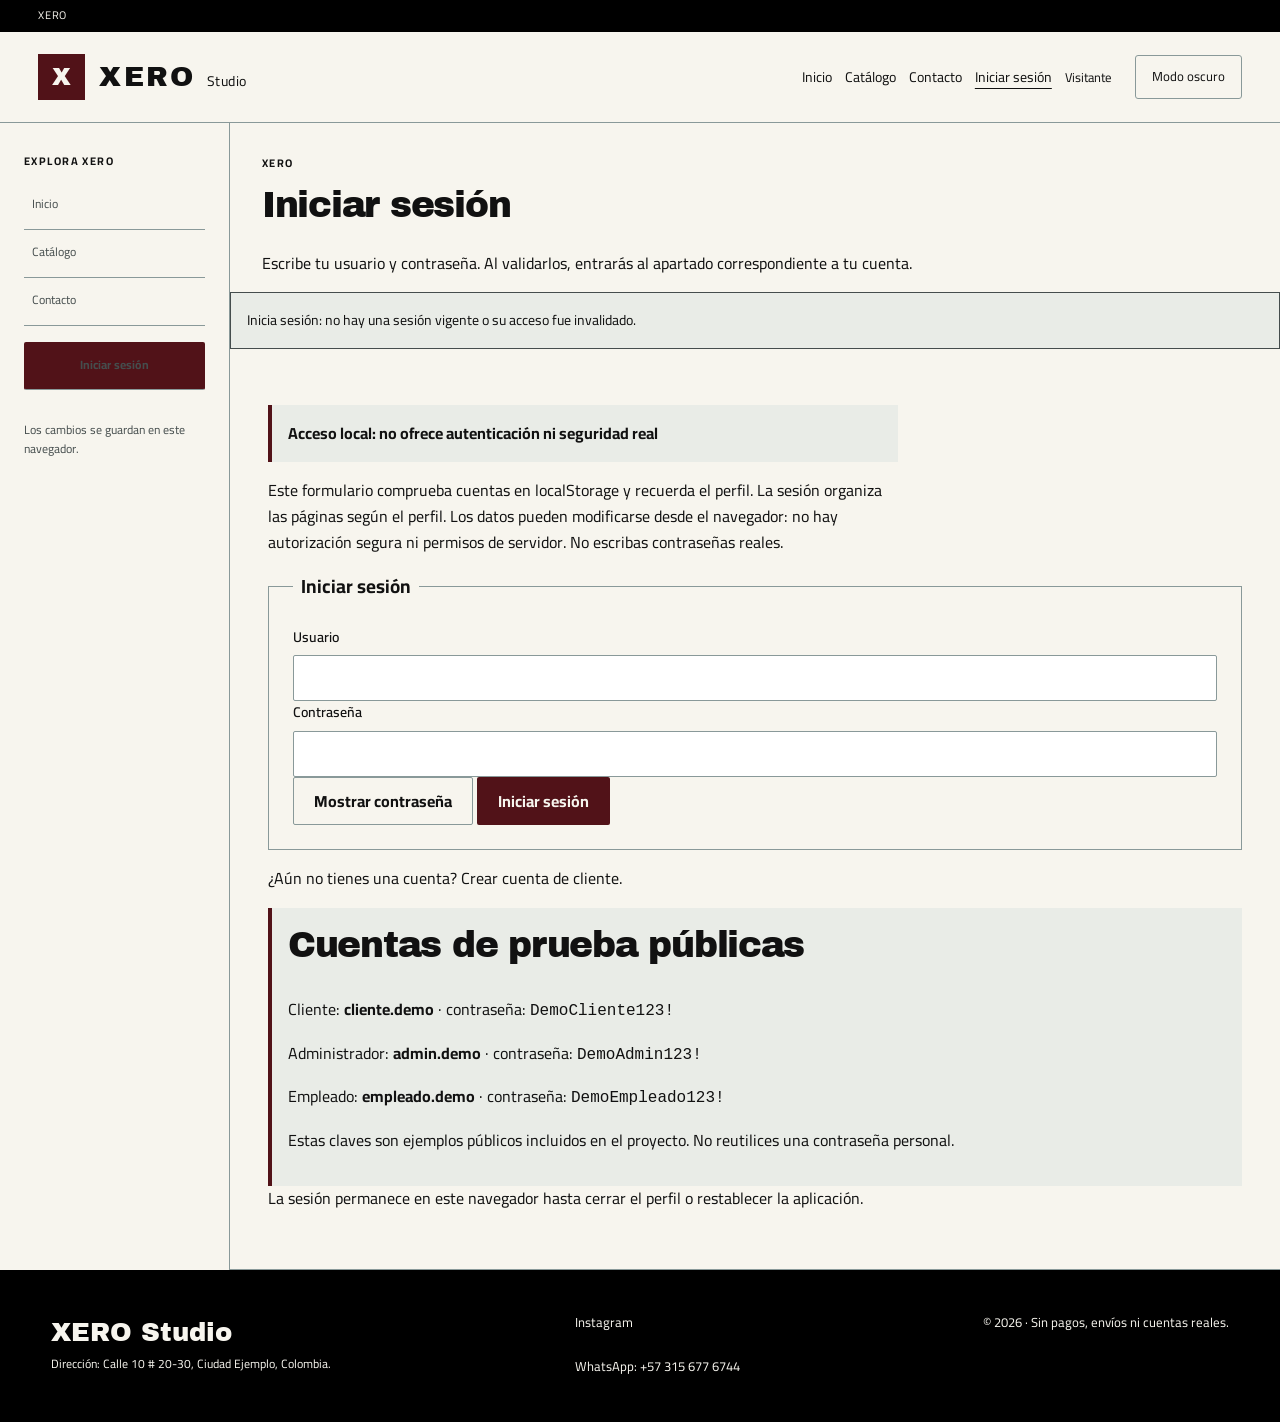
<file: cliente.html>
<!doctype html>
<html lang="es">
<head>
  <meta http-equiv="Content-Security-Policy" content="default-src 'self'; script-src 'self'; style-src 'self' 'unsafe-inline'; img-src 'self' data: blob: https:; connect-src 'self' https://open.er-api.com; font-src 'self'; object-src 'none'; base-uri 'self'; form-action 'self'">
  <meta charset="utf-8">
  <meta name="viewport" content="width=device-width, initial-scale=1">
  <meta name="description" content="XERO: catálogo de relojes y gestión de inventario local.">
  <link rel="icon" href="data:,">
  <link rel="stylesheet" href="css/fuentes.css">
  <link rel="stylesheet" href="css/estilos.css">
  <title>XERO | Mi espacio</title>
</head>
<body class="acceso-pendiente" data-pagina="cliente" data-perfil="cliente">
<a class="saltar" href="#contenido">Saltar al contenido</a>
<div class="aviso-demo">XERO</div>
<header class="cabecera">
<a class="marca" href="index.html">
<span class="logo" aria-hidden="true">X</span>
<span class="nombre-marca">XERO <small>Studio</small>
</span>
</a>
<nav class="menu-global" aria-label="Navegación principal">
<a href="index.html">Inicio</a><a href="catalogo.html">Catálogo</a><a href="index.html#contacto">Contacto</a><a class="boton" href="login.html">Iniciar sesión</a>
<span id="perfilDemo"></span><button id="salirDemo" type="button" hidden>Cerrar sesión</button>
</nav>
<button id="cambiarTema" class="boton-tema" type="button" aria-pressed="false">Modo oscuro</button>
</header>
<div class="estructura">
<aside class="lateral">
<p class="etiqueta">EXPLORA XERO</p>
<button id="alternarMenu" type="button" aria-controls="menuLateral" aria-expanded="false">Menú</button>
<nav id="menuLateral" aria-label="Secciones públicas">
<a href="index.html">Inicio</a>
<a href="catalogo.html" aria-current="page" class="seleccionado">Catálogo</a>
<a href="login.html">Iniciar sesión</a>
</nav>
<p class="nota-lateral">Los cambios se guardan en este navegador.</p>
</aside>
<main id="contenido" tabindex="-1" hidden>
<div class="titulo-seccion"><div><p class="etiqueta">XERO · CUENTA</p><h1>Mi espacio</h1><p id="bienvenidaCliente"></p></div></div>
<p id="mensajePagina" class="mensaje oculto" role="status" aria-live="polite"></p>
<section class="seccion"><h2>Datos personales</h2>
<p id="avisoCliente" role="status" hidden>Tu cuenta aún no está vinculada a un perfil de cliente. Pide al administrador que la vincule.</p>
<dl id="cuentaCliente"></dl>
<div class="acciones"><a class="boton" href="catalogo.html">Explorar catálogo</a><a class="boton secundario" href="index.html#contacto">Contacto</a></div></section>
<section class="seccion"><h2>Compras</h2>
<div class="tabla" tabindex="0" role="region" aria-label="Compras de tu cuenta">
<table class="tabla__contenido"><caption>Compras vinculadas a tu perfil</caption>
<thead><tr class="tabla__fila"><th scope="col">Fecha</th><th scope="col">Número de venta</th><th scope="col">Productos</th><th scope="col">Total</th><th scope="col">Estado</th></tr></thead>
<tbody id="comprasCliente"></tbody></table></div></section>
<section class="seccion"><h2>Explora las fichas</h2><div id="destacadosCliente" class="tarjetas"></div></section>
</main>
</div>
<footer class="pie"><div><a class="marca-pie" href="index.html">XERO Studio</a><address>Dirección: Calle 10 # 20-30, Ciudad Ejemplo, Colombia.</address></div>
<nav aria-label="Canales de contacto"><a href="https://www.instagram.com/xero.col/" target="_blank" rel="noopener noreferrer">Instagram</a> <a href="https://wa.me/573156776744" target="_blank" rel="noopener noreferrer">WhatsApp: +57 315 677 6744</a></nav>
<p>© 2026 · Sin pagos, envíos ni cuentas reales.</p></footer>
<dialog id="confirmacionDemo" aria-labelledby="tituloConfirmacion">
<h2 id="tituloConfirmacion">Confirmar acción </h2>
<p id="textoConfirmacion">
</p>
<p id="errorConfirmacion" class="mensaje oculto" role="alert">
</p>
<div class="acciones">
<button id="aceptarConfirmacion" class="boton" type="button">Confirmar</button>
<button class="boton secundario" type="button" data-cerrar="confirmacionDemo">Cancelar</button>
</div>
</dialog>
<script src="js/servicios/imagenes.js" defer></script>
<script src="js/servicios/mostrar-imagen.js" defer></script>
<script src="js/modelo/modelo.js" defer></script>
<script src="js/vista/vista.js" defer></script>
<script src="js/controlador/controlador.js" defer></script>
<script src="js/app.js" defer></script>
<script src="js/paginas/cliente.js" defer>
</script>
</body>
</html>
</file>
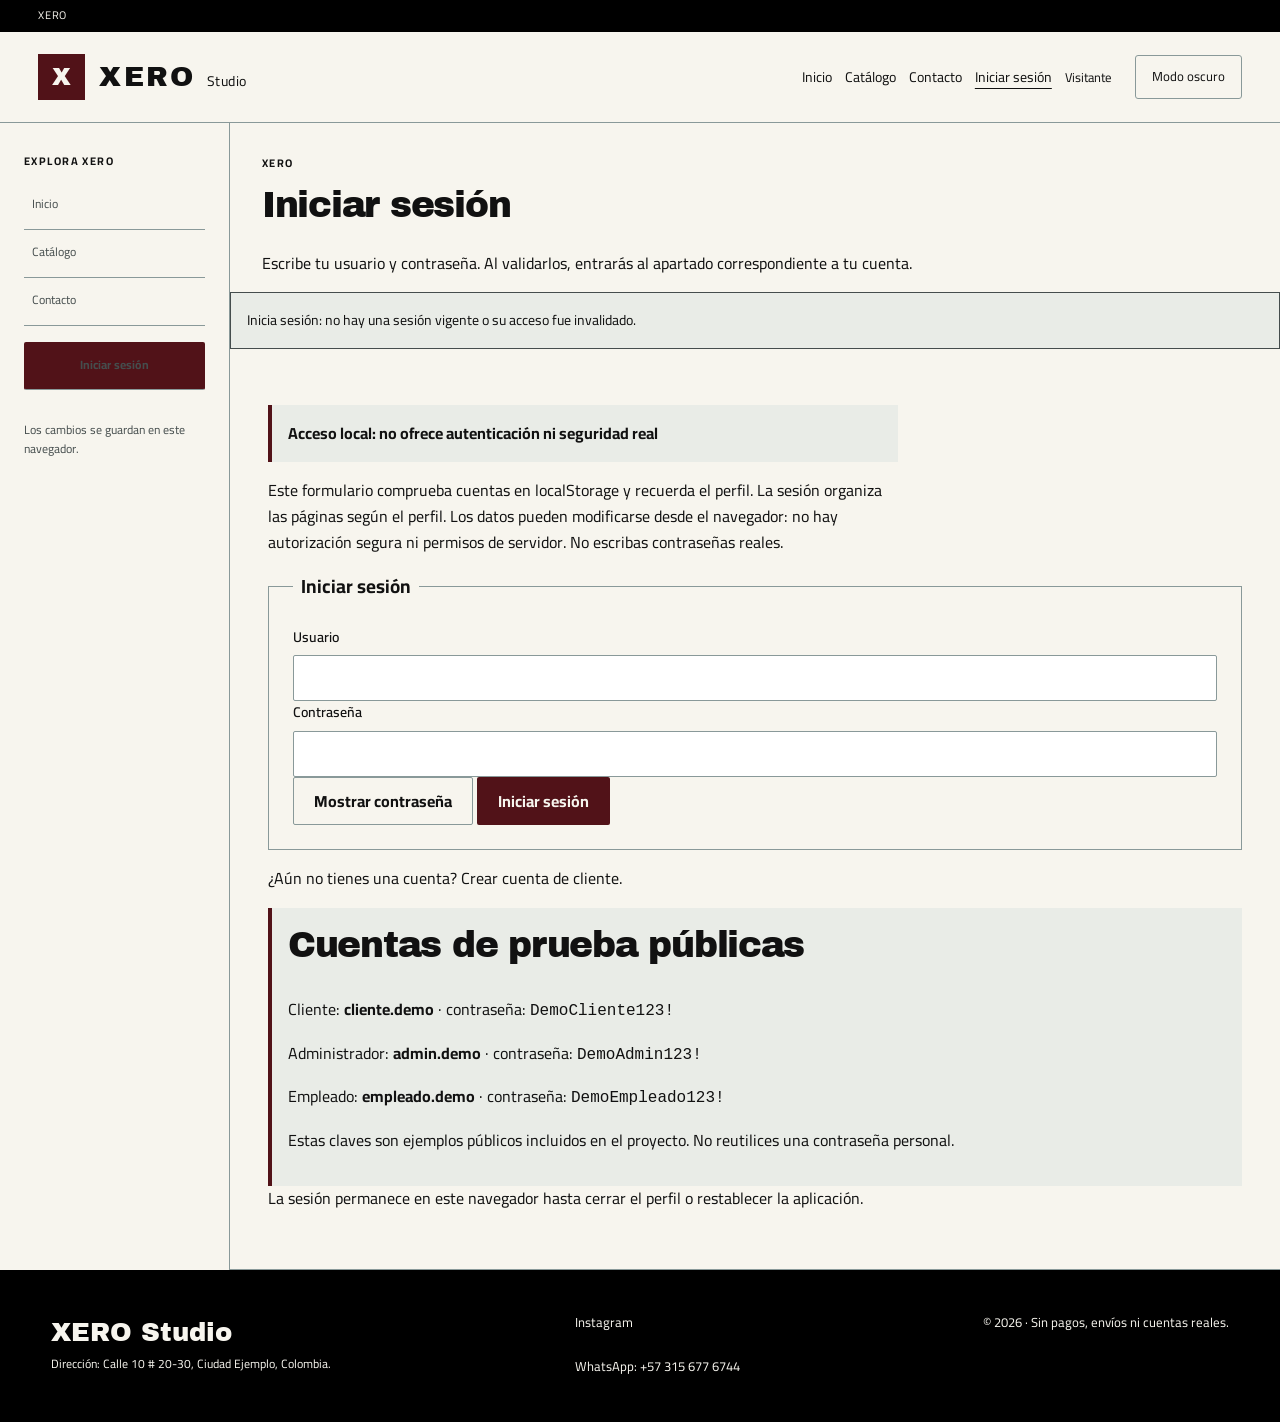
<file: empleado.html>
<!doctype html>
<html lang="es">
<head>
  <meta http-equiv="Content-Security-Policy" content="default-src 'self'; script-src 'self'; style-src 'self' 'unsafe-inline'; img-src 'self' data: blob: https:; connect-src 'self' https://open.er-api.com; font-src 'self'; object-src 'none'; base-uri 'self'; form-action 'self'">
  <meta charset="utf-8">
  <meta name="viewport" content="width=device-width, initial-scale=1">
  <meta name="description" content="XERO: catálogo de relojes y gestión de inventario local.">
  <link rel="icon" href="data:,">
  <link rel="stylesheet" href="css/fuentes.css">
  <link rel="stylesheet" href="css/estilos.css">
  <title>XERO | Panel de empleado</title>
</head>
<body class="acceso-pendiente" data-pagina="empleado" data-perfil="empleado">
<a class="saltar" href="#contenido">Saltar al contenido</a>
<div class="aviso-demo">XERO</div>
<header class="cabecera">
<a class="marca" href="index.html">
<span class="logo" aria-hidden="true">X</span>
<span class="nombre-marca">XERO <small>Studio</small>
</span>
</a>
<nav class="menu-global" aria-label="Navegación principal">
<a href="index.html">Inicio</a><a href="catalogo.html">Catálogo</a><a href="index.html#contacto">Contacto</a><a class="boton" href="login.html">Iniciar sesión</a>
<span id="perfilDemo"></span><button id="salirDemo" type="button" hidden>Cerrar sesión</button>
</nav>
<button id="cambiarTema" class="boton-tema" type="button" aria-pressed="false">Modo oscuro</button>
</header>
<div class="estructura">
<aside class="lateral">
<p class="etiqueta">EXPLORA XERO</p>
<button id="alternarMenu" type="button" aria-controls="menuLateral" aria-expanded="false">Menú</button>
<nav id="menuLateral" aria-label="Secciones de empleado">
<a href="catalogo.html">Catálogo</a>
<a href="empleado.html#inventarioEmpleado">Inventario</a>
<a href="empleado.html#ventasEmpleado">Ventas</a>
<a href="empleado.html#clientesEmpleado">Clientes</a>
</nav>
<p class="nota-lateral">Los cambios se guardan en este navegador.</p>
</aside>
<main id="contenido" tabindex="-1" hidden>
<div class="titulo-seccion">
<div>
<p class="etiqueta">XERO</p>
<h1 id="tituloPagina">Panel de empleado</h1>
<p>Consulta inventario y clientes, y registra ventas.</p>
</div>
</div>
<p id="mensajePagina" class="mensaje oculto" role="status" aria-live="polite">
</p>
<section id="inventarioEmpleado" class="seccion" aria-labelledby="tituloInventarioEmpleado">
<h2 id="tituloInventarioEmpleado">Inventario</h2>
<div class="formulario formulario__campos">
<label for="buscarInventario">Buscar producto<input id="buscarInventario" name="buscarInventario" type="search" >
</label>
<label for="estadoInventario">Estado<select id="estadoInventario" name="estadoInventario">
<option value="todos">Todos</option>
<option value="activos">Activos</option>
<option value="inactivos">Inactivos</option>
</select>
</label>
</div>
<label for="categoriaInventario">Categoría<select id="categoriaInventario"><option value="">Todas las categorías</option></select></label>
<p id="contadorInventario" role="status">
</p>
<div class="tabla" tabindex="0" role="region" aria-label="Consulta sin controles de edición">
<table class="tabla__contenido">
<caption>Consulta sin controles de edición</caption>
<thead>
<tr class="tabla__fila">
<th class="tabla__encabezado" scope="col">Nombre</th>
<th class="tabla__encabezado" scope="col">Categoría</th>
<th class="tabla__encabezado" scope="col">Precio</th>
<th class="tabla__encabezado" scope="col">Cantidad</th>
<th class="tabla__encabezado" scope="col">Estado</th>
<th class="tabla__encabezado" scope="col">Ficha</th>
</tr>
</thead>
<tbody id="tablaInventario">
</tbody>
</table>
</div>
</section>
<section id="ventasEmpleado" class="seccion" aria-labelledby="tituloVentasEmpleado">
<h2 id="tituloVentasEmpleado">Ventas</h2>
<section aria-labelledby="tituloRegistrarVentaEmpleado">
<h3 id="tituloRegistrarVentaEmpleado">Registrar una venta</h3>
<p>Elige un cliente y agrega productos. El precio se toma del catálogo.</p>
<form class="formulario" id="formVentaEmpleado">
<label for="clienteVentaEmpleado">Cliente *<select id="clienteVentaEmpleado" name="clienteId" required>
<option value="">Selecciona un cliente</option>
</select></label>
<section id="historialClienteVenta" aria-labelledby="tituloHistorialClienteVenta" hidden>
<h4 id="tituloHistorialClienteVenta">Compras anteriores del cliente</h4>
<p id="sinComprasClienteVenta" role="status" hidden></p>
<div id="tablaHistorialClienteVenta" class="tabla" tabindex="0" role="region" aria-label="Relojes comprados por el cliente" hidden>
<table class="tabla__contenido"><caption>Relojes comprados por el cliente</caption><thead><tr class="tabla__fila">
<th class="tabla__encabezado" scope="col">Nombre</th><th class="tabla__encabezado" scope="col">Fecha</th><th class="tabla__encabezado" scope="col">Precio</th>
</tr></thead><tbody id="relojesClienteVenta"></tbody></table>
</div>
</section>
<p id="errorVentaEmpleado" data-error class="mensaje oculto" role="alert"></p>
<button class="boton" type="submit">Crear venta</button>
</form>
<p id="estadoVentaEmpleado" role="status" aria-live="polite">Crea una venta para agregar productos.</p>
<form class="formulario" id="formDetalleEmpleado">
<fieldset id="camposDetalleEmpleado" disabled>
<legend>Agregar producto</legend>
<label for="productoVentaEmpleado">Producto *<select id="productoVentaEmpleado" name="productoId" required>
<option value="">Selecciona un producto</option>
</select></label>
<p id="precioVentaEmpleado" role="status">Precio unitario: selecciona un producto.</p>
<label for="cantidadVentaEmpleado">Cantidad *<input id="cantidadVentaEmpleado" name="cantidad" type="number" required min="1" max="500" step="1"></label>
<p id="errorDetalleEmpleado" data-error class="mensaje oculto" role="alert"></p>
<button id="agregarProductoEmpleado" class="boton" type="submit">Agregar producto</button>
</fieldset>
</form>
<div class="tabla" tabindex="0" role="region" aria-label="Productos de la venta">
<table class="tabla__contenido"><caption>Productos de la venta</caption><thead><tr class="tabla__fila">
<th class="tabla__encabezado" scope="col">Producto</th><th class="tabla__encabezado" scope="col">Cantidad</th><th class="tabla__encabezado" scope="col">Precio unitario</th><th class="tabla__encabezado" scope="col">Subtotal</th>
</tr></thead><tbody id="detalleVentaEmpleado"></tbody></table>
</div>
<button id="confirmarVentaEmpleado" type="button" class="boton" disabled>Confirmar venta</button>
</section>
<section aria-labelledby="tituloMisVentasEmpleado">
<h3 id="tituloMisVentasEmpleado">Mis ventas</h3>
<div class="tabla" tabindex="0" role="region" aria-label="Mis ventas">
<table class="tabla__contenido"><caption>Mis ventas</caption><thead><tr class="tabla__fila">
<th class="tabla__encabezado" scope="col">Fecha</th><th class="tabla__encabezado" scope="col">Cliente</th><th class="tabla__encabezado" scope="col">Total</th><th class="tabla__encabezado" scope="col">Estado</th><th class="tabla__encabezado" scope="col">Acciones</th>
</tr></thead><tbody id="ventasPropiasEmpleado"></tbody></table>
</div>
</section>
</section>
<section id="clientesEmpleado" class="seccion" aria-labelledby="tituloClientesEmpleado">
<h2 id="tituloClientesEmpleado">Clientes</h2>
<p>Consulta de perfiles en modo lectura.</p>
<div class="tabla" tabindex="0" role="region" aria-label="Clientes en modo lectura">
<table class="tabla__contenido"><caption>Clientes</caption><thead><tr class="tabla__fila"><th class="tabla__encabezado" scope="col">Nombre</th><th class="tabla__encabezado" scope="col">Correo</th><th class="tabla__encabezado" scope="col">Estado</th></tr></thead>
<tbody id="clientesLecturaEmpleado"></tbody></table>
</div>
</section>
</main>
</div>
<footer class="pie"><div><a class="marca-pie" href="index.html">XERO Studio</a><address>Dirección: Calle 10 # 20-30, Ciudad Ejemplo, Colombia.</address></div>
<nav aria-label="Canales de contacto"><a href="https://www.instagram.com/xero.col/" target="_blank" rel="noopener noreferrer">Instagram</a> <a href="https://wa.me/573156776744" target="_blank" rel="noopener noreferrer">WhatsApp: +57 315 677 6744</a></nav>
<p>© 2026 · Sin pagos, envíos ni cuentas reales.</p></footer>
<dialog id="confirmacionDemo" aria-labelledby="tituloConfirmacion">
<h2 id="tituloConfirmacion">Confirmar acción </h2>
<p id="textoConfirmacion">
</p>
<p id="errorConfirmacion" class="mensaje oculto" role="alert">
</p>
<div class="acciones">
<button id="aceptarConfirmacion" class="boton" type="button">Confirmar</button>
<button class="boton secundario" type="button" data-cerrar="confirmacionDemo">Cancelar</button>
</div>
</dialog>
<script src="js/servicios/imagenes.js" defer></script>
<script src="js/servicios/mostrar-imagen.js" defer></script>
<script src="js/modelo/modelo.js" defer></script>
<script src="js/vista/vista.js" defer></script>
<script src="js/controlador/controlador.js" defer></script>
<script src="js/app.js" defer></script>
<script src="js/paginas/empleado.js" defer>
</script>
</body>
</html>
</file>
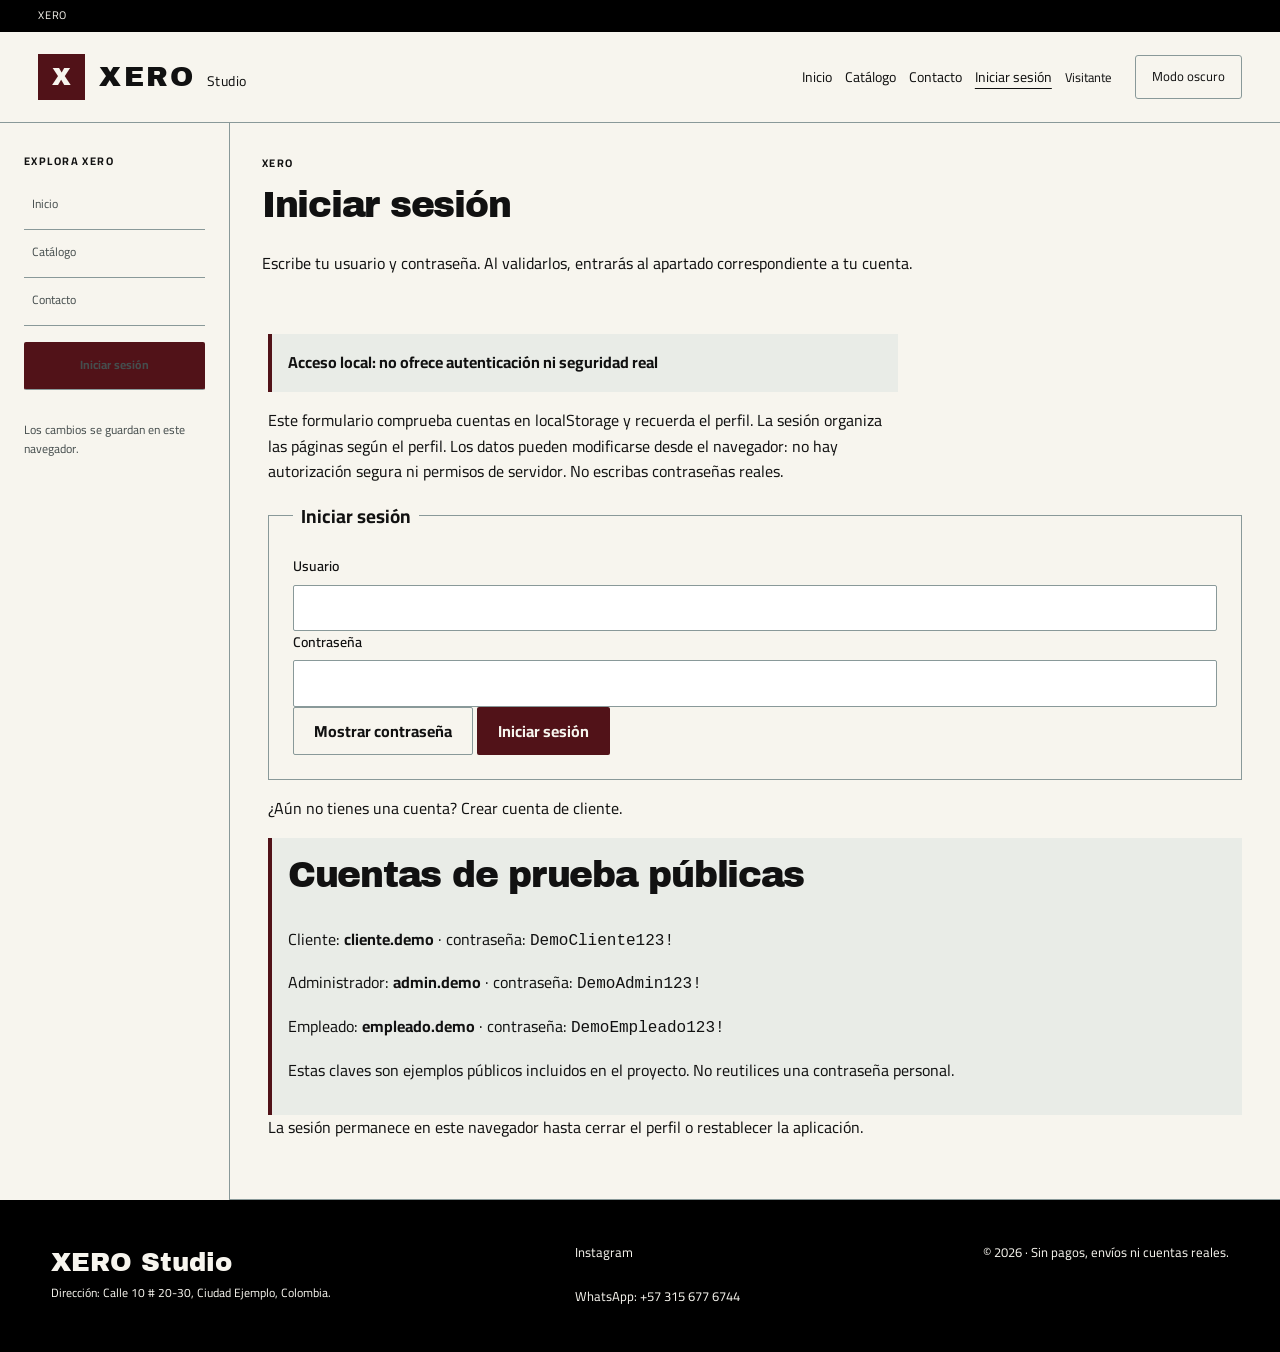
<file: login.html>
<!doctype html>
<html lang="es">
<head>
  <meta http-equiv="Content-Security-Policy" content="default-src 'self'; script-src 'self'; style-src 'self' 'unsafe-inline'; img-src 'self' data: blob: https:; connect-src 'self' https://open.er-api.com; font-src 'self'; object-src 'none'; base-uri 'self'; form-action 'self'">
  <meta charset="utf-8">
  <meta name="viewport" content="width=device-width, initial-scale=1">
  <meta name="description" content="XERO: catálogo de relojes y gestión de inventario local.">
  <link rel="icon" href="data:,">
  <link rel="stylesheet" href="css/fuentes.css">
  <link rel="stylesheet" href="css/estilos.css">
  <title>XERO | Iniciar sesión</title>
</head>
<body data-pagina="login">
<a class="saltar" href="#contenido">Saltar al contenido</a>
<div class="aviso-demo">XERO</div>
<header class="cabecera">
<a class="marca" href="index.html">
<span class="logo" aria-hidden="true">X</span>
<span class="nombre-marca">XERO <small>Studio</small>
</span>
</a>
<nav class="menu-global" aria-label="Navegación principal">
<a href="index.html">Inicio</a><a href="catalogo.html">Catálogo</a><a href="index.html#contacto">Contacto</a><a class="boton" href="login.html">Iniciar sesión</a>
<span id="perfilDemo"></span><button id="salirDemo" type="button" hidden>Cerrar sesión</button>
</nav>
<button id="cambiarTema" class="boton-tema" type="button" aria-pressed="false">Modo oscuro</button>
</header>
<div class="estructura">
<aside class="lateral">
<p class="etiqueta">EXPLORA XERO</p>
<button id="alternarMenu" type="button" aria-controls="menuLateral" aria-expanded="false">Menú</button>
<nav id="menuLateral" aria-label="Secciones públicas">
<a href="index.html">Inicio</a>
<a href="catalogo.html">Catálogo</a>

<a href="login.html" aria-current="page" class="seleccionado">Iniciar sesión</a>

</nav>
<p class="nota-lateral">Los cambios se guardan en este navegador.</p>
<button id="restablecerDemo" type="button" class="boton secundario">Restablecer datos</button>
</aside>
<main id="contenido" tabindex="-1">
<div class="titulo-seccion">
<div>
<p class="etiqueta">XERO</p>
<h1 id="tituloPagina">Iniciar sesión</h1>
<p>Escribe tu usuario y contraseña. Al validarlos, entrarás al apartado correspondiente a tu cuenta.</p>
</div>
</div>
<p id="mensajePagina" class="mensaje oculto" role="status" aria-live="polite">
</p>
<section class="seccion">
<p class="aviso-acceso">
<strong>Acceso local: no ofrece autenticación ni seguridad real</strong>
</p>
<p>Este formulario comprueba cuentas en localStorage y recuerda el perfil. La sesión organiza las páginas según el perfil. Los datos pueden modificarse desde el navegador: no hay autorización segura ni permisos de servidor. No escribas contraseñas reales.</p>
<form class="formulario" id="formLogin">
<fieldset><legend>Iniciar sesión</legend>
<label for="usuarioLogin">Usuario<input id="usuarioLogin" name="usuario" type="text" required minlength="3" maxlength="60" autocomplete="username" autocapitalize="none" spellcheck="false" aria-describedby="cuentasEjemplo"></label>
<label for="claveLogin">Contraseña<input id="claveLogin" name="clave" type="password" required maxlength="100" autocomplete="current-password" aria-describedby="cuentasEjemplo"></label>
<button id="mostrarClave" type="button" class="boton secundario" aria-pressed="false" aria-controls="claveLogin">Mostrar contraseña</button>
<p id="errorLogin" data-error class="mensaje oculto" role="alert"></p>
<button id="entrarDemo" type="submit" class="boton" disabled>Iniciar sesión</button>
</fieldset>
</form>
<p>¿Aún no tienes una cuenta? <a href="registro.html">Crear cuenta de cliente</a>.</p>
<div id="cuentasEjemplo" class="aviso-acceso">
<h2>Cuentas de prueba públicas</h2>
<p>Cliente: <strong>cliente.demo</strong> · contraseña: <code>DemoCliente123!</code></p>
<p>Administrador: <strong>admin.demo</strong> · contraseña: <code>DemoAdmin123!</code></p>
<p>Empleado: <strong>empleado.demo</strong> · contraseña: <code>DemoEmpleado123!</code></p>
<p>Estas claves son ejemplos públicos incluidos en el proyecto. No reutilices una contraseña personal.</p>
</div>
<p>La sesión permanece en este navegador hasta cerrar el perfil o restablecer la aplicación.</p>
</section>
</main>
</div>
<footer class="pie"><div><a class="marca-pie" href="index.html">XERO Studio</a><address>Dirección: Calle 10 # 20-30, Ciudad Ejemplo, Colombia.</address></div>
<nav aria-label="Canales de contacto"><a href="https://www.instagram.com/xero.col/" target="_blank" rel="noopener noreferrer">Instagram</a> <a href="https://wa.me/573156776744" target="_blank" rel="noopener noreferrer">WhatsApp: +57 315 677 6744</a></nav>
<p>© 2026 · Sin pagos, envíos ni cuentas reales.</p></footer>
<dialog id="confirmacionDemo" aria-labelledby="tituloConfirmacion">
<h2 id="tituloConfirmacion">Confirmar acción </h2>
<p id="textoConfirmacion">
</p>
<p id="errorConfirmacion" class="mensaje oculto" role="alert">
</p>
<div class="acciones">
<button id="aceptarConfirmacion" class="boton" type="button">Confirmar</button>
<button class="boton secundario" type="button" data-cerrar="confirmacionDemo">Cancelar</button>
</div>
</dialog>
<script src="js/servicios/imagenes.js" defer></script>
<script src="js/servicios/mostrar-imagen.js" defer></script>
<script src="js/modelo/modelo.js" defer></script>
<script src="js/vista/vista.js" defer></script>
<script src="js/controlador/controlador.js" defer></script>
<script src="js/app.js" defer></script>
<script src="js/paginas/login.js" defer>
</script>
</body>
</html>
</file>
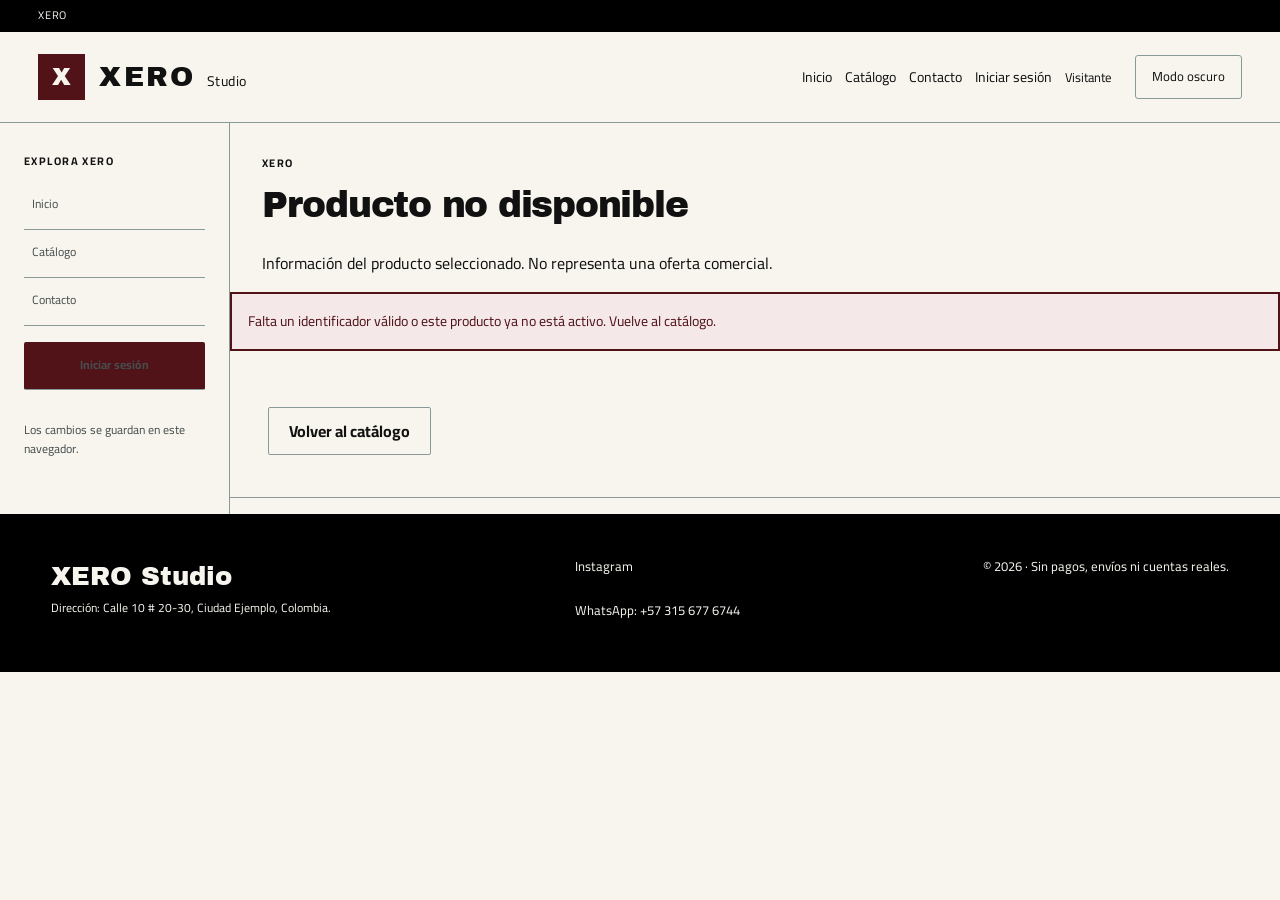
<file: producto.html>
<!doctype html>
<html lang="es">
<head>
  <meta http-equiv="Content-Security-Policy" content="default-src 'self'; script-src 'self'; style-src 'self' 'unsafe-inline'; img-src 'self' data: blob: https:; connect-src 'self' https://open.er-api.com; font-src 'self'; object-src 'none'; base-uri 'self'; form-action 'self'">
  <meta charset="utf-8">
  <meta name="viewport" content="width=device-width, initial-scale=1">
  <meta name="description" content="XERO: catálogo de relojes y gestión de inventario local.">
  <link rel="icon" href="data:,">
  <link rel="stylesheet" href="css/fuentes.css">
  <link rel="stylesheet" href="css/estilos.css">
  <title>XERO | Ficha </title>
</head>
<body data-pagina="producto">
<a class="saltar" href="#contenido">Saltar al contenido</a>
<div class="aviso-demo">XERO</div>
<header class="cabecera">
<a class="marca" href="index.html">
<span class="logo" aria-hidden="true">X</span>
<span class="nombre-marca">XERO <small>Studio</small>
</span>
</a>
<nav class="menu-global" aria-label="Navegación principal">
<a href="index.html">Inicio</a><a href="catalogo.html">Catálogo</a><a href="index.html#contacto">Contacto</a><a class="boton" href="login.html">Iniciar sesión</a>
<span id="perfilDemo"></span><button id="salirDemo" type="button" hidden>Cerrar sesión</button>
</nav>
<button id="cambiarTema" class="boton-tema" type="button" aria-pressed="false">Modo oscuro</button>
</header>
<div class="estructura">
<aside class="lateral">
<p class="etiqueta">EXPLORA XERO</p>
<button id="alternarMenu" type="button" aria-controls="menuLateral" aria-expanded="false">Menú</button>
<nav id="menuLateral" aria-label="Secciones públicas">
<a href="index.html">Inicio</a>
<a href="catalogo.html">Catálogo</a>
<a href="login.html">Iniciar sesión</a>
</nav>
<p class="nota-lateral">Los cambios se guardan en este navegador.</p>
<button id="restablecerDemo" type="button" class="boton secundario">Restablecer datos</button>
</aside>
<main id="contenido" tabindex="-1">
<div class="titulo-seccion">
<div>
<p class="etiqueta">XERO</p>
<h1 id="tituloPagina">Ficha </h1>
<p>Información del producto seleccionado. No representa una oferta comercial.</p>
</div>
</div>
<p id="mensajePagina" class="mensaje oculto" role="status" aria-live="polite">
</p>
<section id="fichaProducto" class="seccion ficha-demo">
<img id="imagenProducto" src="img/watch-1.webp" alt="Ilustración  de un reloj" width="800" height="800">
<div>
<h2>Información del reloj</h2>
<p id="precioProducto" class="precio">
</p>
<p id="categoriaProducto">
</p>
<p id="stockProducto">
</p>
</div>
</section>
<p class="seccion">
<a class="boton secundario" href="catalogo.html">Volver al catálogo</a>
</p>
</main>
</div>
<footer class="pie"><div><a class="marca-pie" href="index.html">XERO Studio</a><address>Dirección: Calle 10 # 20-30, Ciudad Ejemplo, Colombia.</address></div>
<nav aria-label="Canales de contacto"><a href="https://www.instagram.com/xero.col/" target="_blank" rel="noopener noreferrer">Instagram</a> <a href="https://wa.me/573156776744" target="_blank" rel="noopener noreferrer">WhatsApp: +57 315 677 6744</a></nav>
<p>© 2026 · Sin pagos, envíos ni cuentas reales.</p></footer>
<dialog id="confirmacionDemo" aria-labelledby="tituloConfirmacion">
<h2 id="tituloConfirmacion">Confirmar acción </h2>
<p id="textoConfirmacion">
</p>
<p id="errorConfirmacion" class="mensaje oculto" role="alert">
</p>
<div class="acciones">
<button id="aceptarConfirmacion" class="boton" type="button">Confirmar</button>
<button class="boton secundario" type="button" data-cerrar="confirmacionDemo">Cancelar</button>
</div>
</dialog>
<script src="js/servicios/imagenes.js" defer></script>
<script src="js/servicios/mostrar-imagen.js" defer></script>
<script src="js/modelo/modelo.js" defer></script>
<script src="js/vista/vista.js" defer></script>
<script src="js/controlador/controlador.js" defer></script>
<script src="js/app.js" defer></script>
<script src="js/paginas/producto.js" defer>
</script>
</body>
</html>
</file>
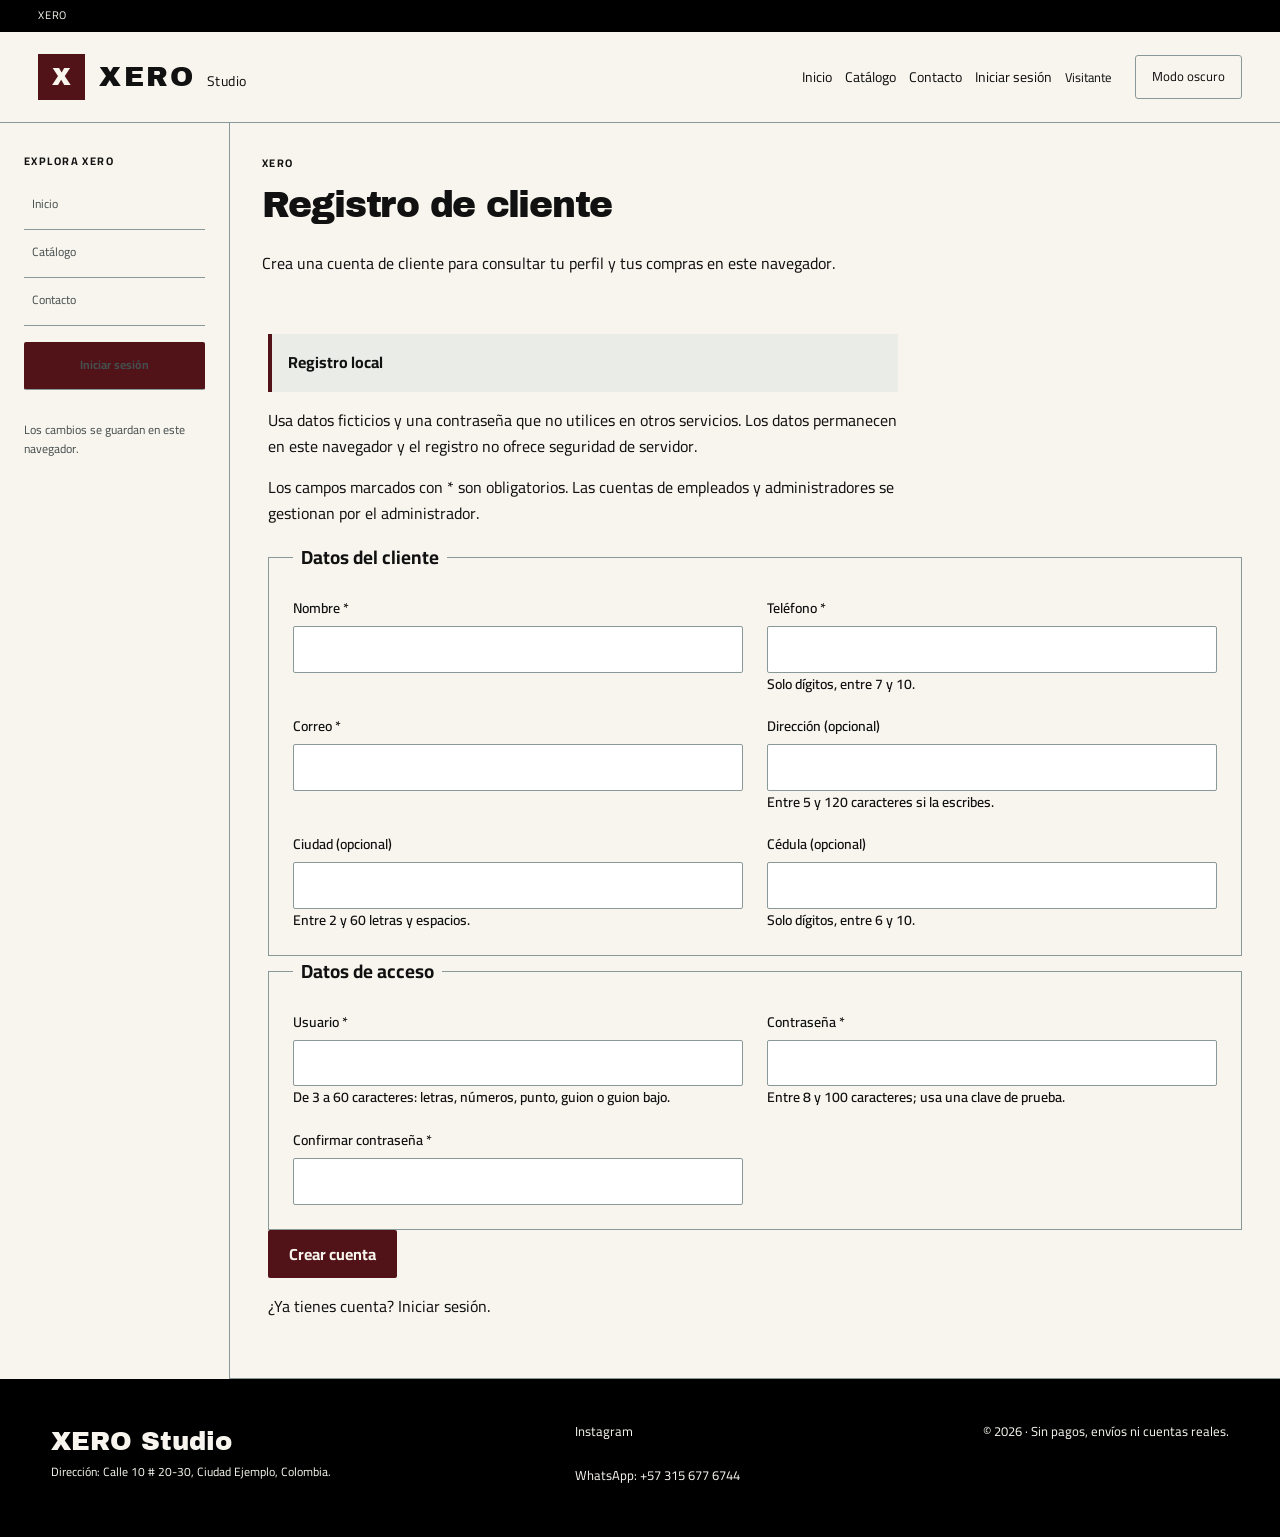
<file: registro.html>
<!doctype html>
<html lang="es">
<head>
  <meta http-equiv="Content-Security-Policy" content="default-src 'self'; script-src 'self'; style-src 'self' 'unsafe-inline'; img-src 'self' data: blob: https:; connect-src 'self' https://open.er-api.com; font-src 'self'; object-src 'none'; base-uri 'self'; form-action 'self'">
  <meta charset="utf-8">
  <meta name="viewport" content="width=device-width, initial-scale=1">
  <meta name="description" content="Registro local de clientes de XERO.">
  <link rel="icon" href="data:,">
  <link rel="stylesheet" href="css/fuentes.css">
  <link rel="stylesheet" href="css/estilos.css">
  <title>XERO | Registro de cliente</title>
</head>
<body data-pagina="registro">
<a class="saltar" href="#contenido">Saltar al contenido</a>
<div class="aviso-demo">XERO</div>
<header class="cabecera">
<a class="marca" href="index.html"><span class="logo" aria-hidden="true">X</span><span class="nombre-marca">XERO <small>Studio</small></span></a>
<nav class="menu-global" aria-label="Navegación principal">
<a href="index.html">Inicio</a><a href="catalogo.html">Catálogo</a><a href="index.html#contacto">Contacto</a><a class="boton" href="login.html">Iniciar sesión</a>
<span id="perfilDemo"></span><button id="salirDemo" type="button" hidden>Cerrar sesión</button>
</nav>
<button id="cambiarTema" class="boton-tema" type="button" aria-pressed="false">Modo oscuro</button>
</header>
<div class="estructura">
<aside class="lateral">
<p class="etiqueta">EXPLORA XERO</p>
<button id="alternarMenu" type="button" aria-controls="menuLateral" aria-expanded="false">Menú</button>
<nav id="menuLateral" aria-label="Secciones públicas"><a href="index.html">Inicio</a><a href="catalogo.html">Catálogo</a><a href="login.html">Iniciar sesión</a></nav>
<p class="nota-lateral">Los cambios se guardan en este navegador.</p>
</aside>
<main id="contenido" tabindex="-1">
<div class="titulo-seccion"><div><p class="etiqueta">XERO</p><h1 id="tituloPagina">Registro de cliente</h1><p>Crea una cuenta de cliente para consultar tu perfil y tus compras en este navegador.</p></div></div>
<p id="mensajePagina" class="mensaje oculto" role="status" aria-live="polite"></p>
<section class="seccion">
<p class="aviso-acceso"><strong>Registro local</strong></p>
<p>Usa datos ficticios y una contraseña que no utilices en otros servicios. Los datos permanecen en este navegador y el registro no ofrece seguridad de servidor.</p>
<p id="ayudaRegistro">Los campos marcados con * son obligatorios. Las cuentas de empleados y administradores se gestionan por el administrador.</p>
<form class="formulario" id="formRegistro">
<fieldset><legend>Datos del cliente</legend>
<div class="formulario__campos">
<label for="nombreRegistro">Nombre *<input id="nombreRegistro" name="nombre" type="text" required maxlength="150" autocomplete="name" aria-describedby="ayudaRegistro"></label>
<label for="telefonoRegistro">Teléfono *<input id="telefonoRegistro" name="telefono" type="tel" required maxlength="10" inputmode="numeric" autocomplete="tel" aria-describedby="ayudaTelefonoRegistro"><span id="ayudaTelefonoRegistro">Solo dígitos, entre 7 y 10.</span></label>
<label for="correoRegistro">Correo *<input id="correoRegistro" name="correo" type="email" required maxlength="120" autocomplete="email" aria-describedby="ayudaRegistro"></label>
<label for="direccionRegistro">Dirección (opcional)<input id="direccionRegistro" name="direccion" type="text" maxlength="120" autocomplete="street-address" aria-describedby="ayudaDireccionRegistro"><span id="ayudaDireccionRegistro">Entre 5 y 120 caracteres si la escribes.</span></label>
<label for="ciudadRegistro">Ciudad (opcional)<input id="ciudadRegistro" name="ciudad" type="text" maxlength="60" autocomplete="address-level2" aria-describedby="ayudaCiudadRegistro"><span id="ayudaCiudadRegistro">Entre 2 y 60 letras y espacios.</span></label>
<label for="cedulaRegistro">Cédula (opcional)<input id="cedulaRegistro" name="cedula" type="text" maxlength="10" inputmode="numeric" autocomplete="off" aria-describedby="ayudaCedulaRegistro"><span id="ayudaCedulaRegistro">Solo dígitos, entre 6 y 10.</span></label>
</div></fieldset>
<fieldset><legend>Datos de acceso</legend>
<div class="formulario__campos">
<label for="usuarioRegistro">Usuario *<input id="usuarioRegistro" name="usuario" type="text" required maxlength="60" autocomplete="username" autocapitalize="none" spellcheck="false" aria-describedby="ayudaUsuarioRegistro"><span id="ayudaUsuarioRegistro">De 3 a 60 caracteres: letras, números, punto, guion o guion bajo.</span></label>
<label for="claveRegistro">Contraseña *<input id="claveRegistro" name="clave" type="password" required minlength="8" maxlength="100" autocomplete="new-password" aria-describedby="ayudaClaveRegistro"><span id="ayudaClaveRegistro">Entre 8 y 100 caracteres; usa una clave de prueba.</span></label>
<label for="confirmacionRegistro">Confirmar contraseña *<input id="confirmacionRegistro" name="confirmacion" type="password" required maxlength="100" autocomplete="new-password" aria-describedby="ayudaClaveRegistro"></label>
</div></fieldset>
<p id="errorRegistro" data-error class="mensaje oculto" role="alert"></p>
<p id="estadoRegistro" class="mensaje oculto" role="status" aria-live="polite"></p>
<button id="crearCuentaCliente" class="boton" type="submit">Crear cuenta</button>
</form>
<p>¿Ya tienes cuenta? <a href="login.html">Iniciar sesión</a>.</p>
</section>
</main>
</div>
<footer class="pie"><div><a class="marca-pie" href="index.html">XERO Studio</a><address>Dirección: Calle 10 # 20-30, Ciudad Ejemplo, Colombia.</address></div>
<nav aria-label="Canales de contacto"><a href="https://www.instagram.com/xero.col/" target="_blank" rel="noopener noreferrer">Instagram</a> <a href="https://wa.me/573156776744" target="_blank" rel="noopener noreferrer">WhatsApp: +57 315 677 6744</a></nav>
<p>© 2026 · Sin pagos, envíos ni cuentas reales.</p></footer>
<dialog id="confirmacionDemo" aria-labelledby="tituloConfirmacion"><h2 id="tituloConfirmacion">Confirmar acción</h2><p id="textoConfirmacion"></p><p id="errorConfirmacion" class="mensaje oculto" role="alert"></p><div class="acciones"><button id="aceptarConfirmacion" class="boton" type="button">Confirmar</button><button class="boton secundario" type="button" data-cerrar="confirmacionDemo">Cancelar</button></div></dialog>
<script src="js/servicios/imagenes.js" defer></script>
<script src="js/servicios/mostrar-imagen.js" defer></script>
<script src="js/modelo/modelo.js" defer></script>
<script src="js/vista/vista.js" defer></script>
<script src="js/controlador/controlador.js" defer></script>
<script src="js/app.js" defer></script>
<script src="js/paginas/registro.js" defer></script>
</body>
</html>
</file>
<file: css/fuentes.css>
/* Fuentes locales; licencias OFL conservadas en fonts/. */
@font-face {
  font-family: 'Cairo';
  src: url('../fonts/Cairo.ttf') format('truetype');
  font-weight: 200 1000;
  font-style: normal;
  font-display: swap;
}
@font-face {
  font-family: 'Archivo Black';
  src: url('../fonts/ArchivoBlack-Regular.ttf') format('truetype');
  font-weight: 400;
  font-style: normal;
  font-display: swap;
}
</file>
<file: css/estilos.css>
/* BASE VISUAL: recreación para esta entrega. El CSS original de semana 3 no fue aportado. */

* {
  box-sizing: border-box;
}

html {
  scroll-behavior: smooth;
  scroll-padding-top: 20px;
}

body {
  --fondo: #F7F5EE;
  --texto: #111;
  --suave: #E9ECE7;
  --panel: #fff;
  --vino: #511218;
  --acento: #BDCCCC;
  --muted: #454D4D;
  --borde: #899999;
  --boton: #511218;
  --sobre-boton: #F7F5EE;
  margin: 0;
  background: var(--fondo);
  color: var(--texto);
  font: 16px/1.6 'Cairo', system-ui, sans-serif;
}

a {
  color: inherit;
  text-decoration: none;
}

a:hover {
  text-decoration: underline;
  text-underline-offset: 5px;
}

button,input,select,textarea {
  font: inherit;
}

button {
  cursor: pointer;
  color: inherit;
}

button:disabled {
  cursor: not-allowed;
}

h1,h2,h3,p,figure {
  margin-top: 0;
}

h1,h2,h3 {
  font-family: 'Archivo Black', sans-serif;
  font-weight: 400;
  line-height: 1.2;
}

h1 {
  margin: 0;
  font-size: 28px;
  letter-spacing: .08em;
}

h1 span {
  font: 14px 'Cairo', system-ui, sans-serif;
  letter-spacing: .04em;
}

h2 {
  font-size: 36px;
  letter-spacing: -.035em;
}

h3 {
  font-size: 20px;
}

img {
  display: block;
  max-width: 100%;
}

button,a,input,select,textarea,summary {
  touch-action: manipulation;
}

button:focus-visible,a:focus-visible,input:focus-visible,select:focus-visible,textarea:focus-visible,summary:focus-visible {
  outline: 3px solid var(--boton);
  outline-offset: 4px;
}

fieldset {
  border: 1px solid var(--borde);
  padding: 24px;
  margin: 0;
}

legend {
  font-size: 19px;
  font-weight: 700;
  padding: 0 8px;
}

.aviso-demo {
  background: #000;
  color: #F7F5EE;
  padding: 7px 3%;
  display: flex;
  justify-content: space-between;
  gap: 14px;
  font-size: 11px;
  letter-spacing: .06em;
}

.cabecera {
  display: flex;
  gap: 24px;
  align-items: center;
  padding: 22px 3%;
  border-bottom: 1px solid var(--borde);
}

.marca {
  display: flex;
  gap: 14px;
  align-items: center;
  margin-right: auto;
}

.marca:hover {
  text-decoration: none;
}

.logo {
  background: #511218;
  color: #F7F5EE;
  font-family: 'Archivo Black', sans-serif;
  font-size: 24px;
  padding: 4px 14px;
}

.menu-global {
  display: flex;
  align-items: center;
  gap: 28px;
}

.menu-global a,.menu-global button {
  min-height: 44px;
  display: inline-flex;
  align-items: center;
  padding: 8px 0;
  border: 0;
  background: transparent;
  font-size: 14px;
}

.menu-global button:hover {
  text-decoration: underline;
  text-underline-offset: 5px;
}

.menu-global button span {
  margin-left: 8px;
  font-weight: 700;
}

.boton-tema {
  min-height: 44px;
  padding: 8px 16px;
  border: 1px solid var(--borde);
  background: var(--fondo);
  border-radius: 3px;
  font-size: 13px;
}

.boton-tema:hover {
  background: var(--acento);
  color: #000;
}

.estructura {
  display: grid;
  grid-template-columns: 235px minmax(0,1fr);
}

.lateral {
  padding: 30px 24px;
  border-right: 1px solid var(--borde);
}

.etiqueta {
  font-size: 11px;
  text-transform: uppercase;
  letter-spacing: .13em;
  font-weight: 700;
}

.lateral nav>a {
  display: flex;
  gap: 12px;
  padding: 12px 8px;
  border-bottom: 1px solid var(--borde);
  font-size: 12px;
  color: var(--muted);
  min-height: 48px;
}

.lateral nav>a span {
  font-size: 15px;
  font-weight: 600;
  color: var(--texto);
}

.lateral nav>a:hover {
  background: var(--suave);
  color: var(--boton);
}

.resumen {
  margin-top: 40px;
  padding-top: 24px;
  border-top: 2px solid var(--texto);
}

.resumen h2 {
  font-size: 22px;
}

.resumen dl>div {
  margin-bottom: 20px;
}

.resumen dt {
  font-size: 12px;
  color: var(--muted);
}

.resumen dd {
  margin: 4px 0 0;
  font-size: 26px;
  font-weight: 700;
  line-height: 1.2;
  overflow-wrap: anywhere;
}

.resumen dl>div:last-child dd {
  font-size: 22px;
}

.resumen p,.nota-lateral {
  font-size: 12px;
  color: var(--muted);
}

.nota-lateral {
  margin-top: 30px;
}

.hero {
  position: relative;
  isolation: isolate;
  min-height: 420px;
  background: #511218;
  color: #F7F5EE;
  overflow: hidden;
}

.hero>img {
  position: absolute;
  right: 0;
  top: 0;
  width: 50%;
  height: 100%;
  object-fit: cover;
  object-position: 70% center;
}

.hero-texto {
  position: relative;
  z-index: 1;
  width: 62%;
  min-height: 420px;
  background: #511218;
  padding: 40px 42px;
  display: flex;
  flex-direction: column;
  align-items: flex-start;
  justify-content: center;
}

.hero h2 {
  font-size: clamp(37px,4vw,62px);
  line-height: 1.12;
  margin: 14px 0 22px;
}

.hero p:not(.etiqueta) {
  font-size: 17px;
  line-height: 1.65;
}

.hero em {
  font-size: 15px;
}

.hero a:focus-visible {
  outline-color: #F7F5EE;
}

.pie-imagen {
  position: absolute;
  bottom: 12px;
  right: 12px;
  z-index: 2;
  background: #000;
  color: #F7F5EE;
  padding: 6px 8px;
  font-size: 10px;
}

.boton {
  display: inline-flex;
  justify-content: center;
  align-items: center;
  min-height: 46px;
  border: 1px solid transparent;
  border-radius: 2px;
  padding: 12px 20px;
  background: var(--boton);
  color: var(--sobre-boton);
  font-weight: 700;
  line-height: 1.4;
}

.boton:hover {
  background: var(--texto);
  color: var(--fondo);
  text-decoration: underline;
  text-underline-offset: 4px;
}

.boton-claro {
  background: #BDCCCC;
  color: #000;
  text-transform: uppercase;
  font-size: 13px;
  letter-spacing: .08em;
}

.boton-claro:hover {
  background: #F7F5EE;
  color: #511218;
}

.secundario {
  background: transparent;
  color: var(--texto);
  border-color: var(--borde);
}

.seccion {
  padding: 42px 38px;
  border-bottom: 1px solid var(--borde);
}

.seccion-suave {
  background: var(--suave);
}

.seccion>p {
  max-width: 70ch;
}

.titulo-seccion {
  display: flex;
  gap: 16px;
  align-items: end;
  justify-content: space-between;
}

.titulo-seccion h2 {
  margin-bottom: 24px;
}

.sello {
  font-size: 12px;
  color: var(--muted);
  margin-bottom: 24px;
}

.herramientas {
  display: grid;
  grid-template-columns: 1fr 1.15fr;
  gap: 24px;
  align-items: start;
  margin-bottom: 18px;
}

label,.label {
  font-size: 14px;
  font-weight: 600;
  display: block;
}

input:not([type=checkbox]),select,textarea {
  display: block;
  width: 100%;
  min-width: 0;
  padding: 11px 13px;
  border: 1px solid var(--borde);
  background: var(--panel);
  color: var(--texto);
  border-radius: 2px;
  margin-top: 7px;
  min-height: 46px;
}

textarea {
  resize: vertical;
}

.filtros {
  display: flex;
  gap: 8px;
  flex-wrap: wrap;
  margin-top: 7px;
}

.filtros button {
  padding: 10px 13px;
  min-height: 46px;
  border: 1px solid var(--borde);
  background: var(--fondo);
  border-radius: 2px;
  font-size: 13px;
}

.filtros button:hover {
  background: var(--acento);
  color: #000;
}

.contador {
  font-size: 13px;
  color: var(--muted);
  margin: 16px 0;
}

.tarjetas {
  display: grid;
  grid-template-columns: repeat(3,minmax(0,1fr));
  gap: 28px 20px;
}

.tarjeta {
  background: var(--fondo);
  border: 1px solid var(--borde);
  min-width: 0;
}

.tarjeta figure {
  margin: 0;
  position: relative;
  aspect-ratio: 1.1;
  overflow: hidden;
  background: #BDCCCC;
}

.tarjeta figure img {
  width: 100%;
  height: 100%;
  object-fit: cover;
  transition: transform .2s;
}

.tarjeta:hover img {
  transform: scale(1.025);
}

.tarjeta figcaption {
  position: absolute;
  bottom: 7px;
  left: 7px;
  right: 7px;
  background: #000;
  color: #F7F5EE;
  font-size: 9px;
  padding: 3px 6px;
  width: max-content;
  max-width: calc(100% - 14px);
}

.tarjeta__cuerpo {
  padding: 18px;
}

.tarjeta .etiqueta {
  font-size: 10px;
  color: var(--muted);
  margin-bottom: 8px;
}

.tarjeta h3 {
  font-size: 18px;
  margin-bottom: 10px;
  overflow-wrap: anywhere;
}

.precio, .tarjeta__precio {
  font-size: 21px;
  font-weight: 700;
  margin: 0 0 5px;
}

.stock {
  font-size: 12px;
  color: var(--muted);
  margin: 0 0 5px;
}

.referencia {
  display: block;
  color: var(--muted);
  font-size: 11px;
  overflow-wrap: anywhere;
}

.acciones-tarjeta {
  display: flex;
  gap: 6px;
  flex-wrap: wrap;
  margin-top: 16px;
}

.boton-seleccion {
  width: 100%;
  font-size: 13px;
}

.boton-texto {
  background: transparent;
  border: 0;
  text-decoration: underline;
  text-underline-offset: 3px;
  min-height: 44px;
  padding: 7px 10px;
  font-size: 12px;
}

.boton-texto:hover {
  background: var(--suave);
}

.gestion {
  border-top: 1px solid var(--borde);
  margin-top: 36px;
  padding-top: 22px;
}

.gestion summary {
  cursor: pointer;
  min-height: 48px;
  font-weight: 700;
  font-size: 20px;
}

.gestion>p {
  font-size: 14px;
  color: var(--muted);
  max-width: 75ch;
}

.formulario__campos {
  display: grid;
  grid-template-columns: repeat(2,minmax(0,1fr));
  gap: 20px 24px;
}

.ancho {
  grid-column: 1/-1;
}

.ayuda-campo,.nota {
  font-size: 12px;
  color: var(--muted);
  margin-top: 20px;
}

.acciones {
  display: flex;
  gap: 12px;
  flex-wrap: wrap;
  margin-top: 18px;
}

.especificaciones {
  display: grid;
  grid-template-columns: repeat(2,minmax(0,1fr));
  gap: 24px;
  margin: 28px 0;
}

.especificaciones>div {
  border-top: 1px solid var(--borde);
  padding-top: 18px;
}

.especificaciones dt {
  font-weight: 700;
}

.especificaciones dd {
  margin: 8px 0 0;
  color: var(--muted);
}

.tabla {
  overflow-x: auto;
  margin-top: 32px;
}

table {
  border-collapse: collapse;
  width: 100%;
  min-width: 540px;
  background: var(--fondo);
  font-size: 14px;
}

caption {
  text-align: left;
  font-weight: 700;
  font-size: 18px;
  margin-bottom: 16px;
}

th,td {
  padding: 15px;
  border: 1px solid var(--borde);
  text-align: left;
}

thead {
  background: #511218;
  color: #F7F5EE;
}

/* Los botones de orden conservan contraste sobre el encabezado oscuro. */
.tabla thead button[data-orden] {
  color: #F7F5EE;
  border-color: #F7F5EE;
}

.tabla thead button[data-orden]:hover {
  color: #511218;
  background: #F7F5EE;
}

tfoot {
  font-size: 12px;
  color: var(--muted);
}

.top-productos {
  padding-left: 32px;
  margin: 28px 0;
}

.top-productos li {
  padding: 16px 12px;
  border-bottom: 1px solid var(--borde);
}

.top-productos li::marker {
  font-weight: 700;
  color: var(--boton);
}

.top-productos li span {
  display: block;
  color: var(--muted);
  font-size: 13px;
  margin-top: 4px;
}

.familias {
  display: grid;
  grid-template-columns: repeat(3,minmax(0,1fr));
  gap: 24px;
  padding: 0;
  list-style: none;
  margin: 28px 0;
}

.familias li {
  border-top: 2px solid var(--boton);
  padding: 20px 0;
}

.familias strong {
  font-size: 23px;
}

.familias p {
  font-size: 14px;
  color: var(--muted);
}

.indicadores {
  display: grid;
  grid-template-columns: 1fr 1fr;
  gap: 36px;
  margin-top: 28px;
}

progress,meter {
  display: block;
  width: 100%;
  height: 24px;
  accent-color: var(--boton);
}

.casilla {
  display: flex;
  gap: 12px;
  align-items: center;
  margin: 24px 0;
}

.casilla input {
  width: 19px;
  height: 19px;
  accent-color: var(--boton);
  flex-shrink: 0;
}

.pie {
  display: flex;
  gap: 36px;
  justify-content: space-between;
  padding: 42px 4%;
  background: #000;
  color: #F7F5EE;
  font-size: 13px;
}

.marca-pie {
  font-family: 'Archivo Black', sans-serif;
  font-size: 26px;
}

.pie address {
  font-style: normal;
  font-size: 12px;
}

.pie nav {
  display: flex;
  gap: 14px;
  flex-direction: column;
}

.pie a {
  min-height: 30px;
  display: inline-block;
}

.pie a:focus-visible {
  outline-color: #BDCCCC;
}

.cabecera-dialogo {
  display: flex;
  gap: 16px;
  align-items: start;
  justify-content: space-between;
}

.cabecera-dialogo>button {
  padding: 10px;
  border: 1px solid var(--borde);
  min-height: 44px;
  background: var(--fondo);
}

dialog {
  border: 1px solid var(--borde);
  border-radius: 4px;
  padding: 30px;
  max-width: 640px;
  width: calc(100% - 32px);
  max-height: 90vh;
  overflow: auto;
  background: var(--fondo);
  color: var(--texto);
}

dialog::backdrop {
  background: rgba(0,0,0,.75);
}

dialog h2 {
  font-size: 28px;
}

dialog p,dialog li {
  overflow-wrap: anywhere;
}

.saltar {
  position: fixed;
  left: 10px;
  top: -100px;
  z-index: 10;
  background: var(--fondo);
  padding: 12px;
}

.saltar:focus {
  top: 10px;
}

.vacio {
  padding: 26px;
  border: 1px dashed var(--borde);
  text-align: center;
}

/* Clases de estado: agotado, seleccionado y error; reglas existentes conservadas. */

.oculto {
  display: none!important;
}

.filtros .seleccionado {
  background: var(--boton);
  color: var(--sobre-boton);
  border-color: var(--boton);
}

.tarjeta.tarjeta--seleccionada {
  outline: 3px solid var(--boton);
  outline-offset: 2px;
}

.tarjeta.tarjeta--agotada .stock {
  color: var(--boton);
  font-weight: 700;
}

.tarjeta.tarjeta--agotada .boton-seleccion {
  background: var(--suave);
  color: var(--muted);
  border-color: var(--borde);
}

.mensaje,.aviso {
  padding: 14px 18px;
  border: 1px solid var(--borde);
  overflow-wrap: anywhere;
  font-size: 14px;
}

.mensaje.error,.aviso.error {
  background: #F7E6E6;
  color: #511218;
  border: 2px solid #511218;
}

.mensaje.exito {
  background: #BDCCCC;
  color: #000;
  border-color: #454D4D;
}

.aviso {
  margin: 16px;
}

.error fieldset {
  border: 2px solid #511218;
}

.tema-oscuro {
  color-scheme: dark;
}

.tema-oscuro body {
  --fondo: #0E1112;
  --texto: #F7F5EE;
  --suave: #202728;
  --panel: #171C1D;
  --muted: #BDCCCC;
  --borde: #728383;
  --boton: #BDCCCC;
  --sobre-boton: #000;
}

.tema-oscuro .error fieldset {
  border-color: #F7E6E6;
}

/* Adaptación responsiva: el aside se sitúa antes del contenido en móvil. */

@media(min-width:1700px) {
  body {
    max-width: 1800px;
    margin: auto;
  }

}

@media(max-width:1150px) {
  .estructura {
    grid-template-columns: 190px minmax(0,1fr);
  }

  .lateral {
    padding: 26px 18px;
  }

  .cabecera {
    gap: 16px;
  }

  .menu-global {
    gap: 18px;
  }

  .hero-texto {
    padding: 32px 28px;
    width: 64%;
  }

  .hero h2 {
    font-size: 42px;
  }

  .seccion {
    padding: 34px 24px;
  }

  .tarjetas {
    grid-template-columns: repeat(2,minmax(0,1fr));
  }

  .herramientas {
    grid-template-columns: 1fr;
  }

  .titulo-seccion {
    display: block;
  }

  .sello {
    display: none;
  }

  .resumen dd {
    font-size: 23px;
  }

}

@media(max-width:760px) {
  .aviso-demo {
    font-size: 9px;
    padding: 7px 14px;
    gap: 8px;
  }

  .cabecera {
    padding: 16px;
    gap: 12px;
    flex-wrap: wrap;
  }

  .marca {
    flex: 1;
  }

  h1 {
    font-size: 25px;
  }

  h1 span {
    display: none;
  }

  .logo {
    font-size: 20px;
    padding: 3px 10px;
  }

  .boton-tema {
    font-size: 12px;
  }

  .menu-global {
    order: 3;
    width: 100%;
    justify-content: space-between;
  }

  .estructura {
    display: flex;
    flex-direction: column;
  }

  .lateral {
    border: 0;
    border-bottom: 1px solid var(--borde);
    padding: 20px 16px;
  }

  .lateral nav {
    display: flex;
    flex-wrap: wrap;
    gap: 4px 12px;
  }

  .lateral nav>.etiqueta {
    width: 100%;
    margin-bottom: 6px;
  }

  .lateral nav>a {
    padding: 8px 3px;
    min-height: 44px;
    border-bottom: 0;
    gap: 5px;
  }

  .lateral nav>a span {
    font-size: 12px;
  }

  .resumen {
    margin-top: 16px;
    padding-top: 16px;
  }

  .resumen h2 {
    font-size: 19px;
  }

  .resumen dl {
    display: grid;
    grid-template-columns: repeat(2,minmax(0,1fr));
    gap: 12px;
    margin: 0;
  }

  .resumen dl>div {
    margin: 0;
  }

  .resumen dd,.resumen dl>div:last-child dd {
    font-size: 21px;
  }

  .resumen p {
    margin: 12px 0 0;
    font-size: 11px;
  }

  .nota-lateral {
    display: none;
  }

  .hero {
    min-height: 0;
    display: flex;
    flex-direction: column;
  }

  .hero>img {
    position: relative;
    order: 2;
    width: 100%;
    height: 240px;
    object-position: center;
  }

  .hero-texto {
    order: 1;
    width: 100%;
    min-height: 0;
    padding: 30px 22px;
  }

  .hero h2 {
    font-size: 37px;
  }

  .hero .etiqueta {
    font-size: 9px;
  }

  .hero-texto>p:not(.etiqueta) {
    font-size: 15px;
  }

  .pie-imagen {
    font-size: 9px;
  }

  .seccion {
    padding: 30px 16px;
  }

  .seccion h2 {
    font-size: 28px;
  }

  .herramientas {
    gap: 18px;
  }

  .tarjetas {
    gap: 20px 12px;
  }

  .tarjeta__cuerpo {
    padding: 12px;
  }

  .tarjeta h3 {
    font-size: 15px;
  }

  .precio, .tarjeta__precio {
    font-size: 18px;
  }

  .tarjeta figcaption {
    font-size: 8px;
  }

  .boton-seleccion {
    padding: 10px 6px;
    font-size: 11px;
  }

  .acciones-tarjeta {
    gap: 0;
  }

  .boton-texto {
    font-size: 11px;
    padding: 7px;
  }

  .gestion summary {
    font-size: 18px;
  }

  .formulario__campos,.especificaciones,.indicadores,.familias {
    grid-template-columns: 1fr;
  }

  .ancho {
    grid-column: auto;
  }

  fieldset {
    padding: 18px 14px;
  }

  legend {
    font-size: 17px;
  }

  .familias {
    gap: 8px;
  }

  .indicadores {
    gap: 28px;
  }

  .pie {
    flex-direction: column;
    padding: 32px 20px;
    gap: 20px;
  }

  .pie nav {
    flex-direction: row;
    flex-wrap: wrap;
  }

  dialog {
    padding: 22px;
  }

  .cabecera-dialogo h2 {
    font-size: 24px;
  }

  .aviso-demo span:last-child {
    max-width: 120px;
    text-align: right;
  }

}

@media(max-width:370px) {
  .tarjetas {
    grid-template-columns: 1fr;
  }

  .hero h2 {
    font-size: 32px;
  }

  .filtros {
    gap: 5px;
  }

  .filtros button {
    padding: 9px 10px;
  }

  .resumen dd,.resumen dl>div:last-child dd {
    font-size: 19px;
  }

}

@media(prefers-reduced-motion:reduce) {
  html {
    scroll-behavior: auto;
  }

  * {
    transition: none!important;
  }

}

/* Ajuste editorial provisional: valores recuperados del CSS del ZIP entregado.
   No representa aprobacion comercial ni aceptacion de A-06. */

.nombre-marca {
  font-family: 'Archivo Black', sans-serif;
  font-size: 28px;
  letter-spacing: .08em;
  line-height: 1.2;
}

.nombre-marca small {
  font-family: 'Cairo', system-ui, sans-serif;
  font-size: 14px;
  letter-spacing: .04em;
}

body {
  font-family: 'Cairo', system-ui, sans-serif;
}

h1, h2, h3 {
  font-family: 'Archivo Black', sans-serif;
}

.estructura {
  grid-template-columns: 230px minmax(0, 1fr);
}

.hero {
  display: grid;
  grid-template-columns: 1.1fr 1fr;
  min-height: 420px;
}

.hero-texto {
  grid-column: 1;
  grid-row: 1;
  width: auto;
  min-height: 420px;
  padding: 42px 36px;
}

.hero > img {
  position: relative;
  grid-column: 2;
  grid-row: 1;
  width: 100%;
  height: 100%;
  min-height: 420px;
  object-fit: cover;
  object-position: center;
}

.hero h1 {
  margin: 12px 0 22px;
  font-size: clamp(36px, 3.8vw, 62px);
  line-height: 1.1;
  letter-spacing: -.04em;
}

.hero .etiqueta {
  line-height: 1.6;
}

.hero .pie-imagen {
  right: 12px;
  left: auto;
  max-width: calc(48% - 24px);
}

.tarjeta {
  border: 0;
  border-bottom: 1px solid var(--borde);
}

.tarjeta__cuerpo {
  padding: 18px 0 22px;
}

.tarjeta h3 strong {
  font-weight: inherit;
}

.nota-producto {
  display: block;
  margin-bottom: 12px;
  color: var(--muted);
  font-size: 12px;
}

.estado-seleccion {
  font-size: 12px;
  margin: 8px 0;
}

.tarjeta.tarjeta--seleccionada .estado-seleccion {
  font-weight: 700;
}

.enlace-version {
  font-size: 13px;
  margin-top: 28px;
}

.enlace-version a {
  text-decoration: underline;
  text-underline-offset: 4px;
}

.tabla:focus-visible {
  outline: 3px solid var(--boton);
  outline-offset: 4px;
}

.boton-texto {
  min-height: 44px;
}

/* El contraste del modo oscuro usa solo colores ya presentes en el CSS base. */

.tema-oscuro .cabecera, .tema-oscuro .lateral, .tema-oscuro .seccion, .tema-oscuro .tarjeta, .tema-oscuro dialog {
  background: var(--fondo);
  color: var(--texto);
}

.tema-oscuro .seccion-suave {
  background: var(--suave);
}

.tema-oscuro input, .tema-oscuro select, .tema-oscuro textarea, .tema-oscuro .filtros button, .tema-oscuro .boton-tema {
  background: var(--panel);
  color: var(--texto);
  border-color: var(--borde);
}

.tema-oscuro .filtros .seleccionado {
  background: var(--boton);
  color: var(--sobre-boton);
}

.tema-oscuro .mensaje.error, .tema-oscuro .aviso.error {
  background: var(--panel);
  color: var(--texto);
  border-color: var(--boton);
}

.tema-oscuro .mensaje.exito {
  background: var(--panel);
  color: var(--texto);
  border-color: var(--boton);
}

@media (max-width: 1150px) {
  .estructura {
    grid-template-columns: 205px minmax(0, 1fr);
  }

  .hero {
    grid-template-columns: 1.15fr 1fr;
  }

  .hero-texto {
    width: auto;
    padding: 30px 24px;
  }

  .hero h1 {
    font-size: 40px;
  }

}

@media (max-width: 760px) {
  .estructura {
    display: flex;
    flex-direction: column;
  }

  .nombre-marca {
    font-size: 24px;
  }

  .nombre-marca small {
    font-size: 12px;
  }

  .hero {
    display: flex;
    flex-direction: column;
  }

  .hero-texto {
    order: 1;
    width: 100%;
    min-height: 0;
    padding: 32px 22px;
  }

  .hero > img {
    order: 2;
    min-height: 0;
    height: 280px;
  }

  .hero h1 {
    font-size: clamp(34px, 8vw, 48px);
  }

  .hero .pie-imagen {
    max-width: calc(100% - 24px);
  }

  .lateral nav {
    display: flex;
    flex-wrap: wrap;
  }

  .lateral nav > a {
    flex: 0 1 auto;
    min-height: 44px;
  }

  .tarjeta__cuerpo {
    padding: 14px 4px 20px;
  }

}

@media (max-width: 450px) {
  .tarjetas {
    grid-template-columns: minmax(0, 1fr);
  }

}

/* Distribución de controles tras mover los filtros al aside. */

.herramientas {
  grid-template-columns: minmax(0, 1fr);
}

.filtros-lateral {
  margin-top: 26px;
}

/* Páginas separadas: conservar la jerarquía editorial y compartir los componentes. */
.titulo-seccion h1,
#tituloProducto {
  margin: 0 0 24px;
  font-size: 36px;
  letter-spacing: -.035em;
  overflow-wrap: anywhere;
}
.detalle-producto {
  display: grid;
  grid-template-columns: minmax(0, 1fr) minmax(0, 1fr);
  align-items: center;
  gap: 32px;
  margin: 28px 0 36px;
}
.detalle-producto figure {
  margin: 0;
}
.detalle-producto img {
  width: 100%;
  height: auto;
  object-fit: cover;
}
.detalle-producto figcaption {
  margin-top: 8px;
  color: var(--muted);
  font-size: 12px;
}
@media (max-width: 760px) {
  .detalle-producto {
    grid-template-columns: minmax(0, 1fr);
  }
  .titulo-seccion h1,
  #tituloProducto {
    font-size: 28px;
  }
}

/* ADMINISTRACION: estructura compartida y navegación adaptable. */
.administracion {
  align-items:start}
.administracion .lateral {
  position:sticky;
  top:0}
.administracion main {
  min-width:0}
.administracion .lateral a[aria-current=page] {
  background:var(--vino,#511218);
  color:#fff}
.administracion main> .titulo-seccion {
  padding:2rem}
.accesos-admin {
  display:grid;
  grid-template-columns:repeat(auto-fit,minmax(180px,1fr));
  gap:1rem}
.accesos-admin a {
  padding:1rem;
  border:1px solid currentColor}
.administracion dialog {
  max-width:min(940px,94vw);
  max-height:90vh;
  overflow:auto}
.administracion dialog form {
  margin-top:1rem}
.administracion table {
  min-width:600px}
.administracion .tabla {
  max-width:100%;
  overflow:auto}
#alternarMenu {
  display:none}
#resumenAdmin {
  display:grid;
  grid-template-columns:repeat(2,1fr);
  gap:1rem}
.tema-oscuro .administracion a[aria-current=page] {
  background:#511218}
.tema-oscuro .administracion button,.tema-oscuro .administracion select,.tema-oscuro .administracion input,.tema-oscuro .administracion textarea {
  color:inherit}
.administracion .oculto {
  display:none!important}

@media(max-width:700px) {
  .administracion {
  display:block}
.administracion .lateral {
  position:static;
  width:auto}
#alternarMenu {
  display:block;
  min-height:44px}
#menuLateral {
  display:none}
.menu-abierto #menuLateral {
  display:grid;
  grid-template-columns:repeat(2,minmax(0,1fr))}
.administracion .formulario__campos {
  grid-template-columns:1fr}
.administracion main>.titulo-seccion {
  padding:1rem}
.cabecera {
  flex-wrap:wrap}
.menu-global {
  flex-wrap:wrap}
.administracion main {
  width:100%}
#resumenAdmin {
  grid-template-columns:1fr}
}


.administracion .boton-texto {
  min-height: 44px;
}

/* MODULOS DE DEMOSTRACION: formularios y mensajes compartidos. */
[hidden] { display: none !important; }
main { min-width: 0; }
.lateral .boton { width: 100%; white-space: normal; margin-top: 1rem; }
.menu-global { flex-wrap: wrap; }
#perfilDemo { font-size: .8rem; }
.seccion > .formulario__campos { margin: 1.5rem 0; }
form { margin: 1rem 0; }
form label { display: block; }
input, select, textarea { max-width: 100%; }
textarea { min-height: 100px; }
progress, meter { display: block; width: min(100%, 420px); margin: .7rem 0; }
#resumenAdmin, .resumen-demo { display: grid; grid-template-columns: repeat(3, minmax(0, 1fr)); gap: 1.5rem; }
.resumen-demo dt { font-size: .9rem; }
.resumen-demo dd { font-size: 2rem; margin: .5rem 0; font-weight: 700; }
.ficha-demo { display: grid; grid-template-columns: 1fr 1fr; gap: 2rem; }
.ficha-demo img { width: 100%; height: auto; object-fit: contain; }
dl dt { font-weight: 700; margin-top: 1rem; }
dl dd { margin-left: 0; overflow-wrap: anywhere; }
.vista-previa-demo { object-fit: contain; border: 1px solid var(--borde); margin: 1rem 0; }
dialog { width: min(900px, 94vw); max-height: 90vh; overflow: auto; }
dialog .cabecera-dialogo { gap: 1rem; }
.mensaje { padding: 1rem; border: 1px solid var(--borde); overflow-wrap: anywhere; }
.mensaje.error { background: #F4E8E8; color: var(--vino); border: 2px solid var(--vino); }
.mensaje.exito { background: var(--suave); color: var(--texto); }
.tema-oscuro .mensaje.error { background: #29171B; color: #FFE9EA; }
.tema-oscuro .mensaje.exito { background: var(--suave); }
.aviso-acceso { padding: 1rem; border-left: 4px solid var(--vino); background: var(--suave); }
.boton-texto { min-height: 44px; margin-right: .5rem; }
button:disabled { opacity: .65; cursor: not-allowed; }
:focus-visible { outline: 3px solid var(--vino); outline-offset: 4px; }
.tema-oscuro :focus-visible { outline-color: var(--acento); }

/* Clases de estado: se aplican sin modificar estilos desde JavaScript. */
.agotado, .tarjeta--agotada, .tabla__fila--agotada { border-color: var(--vino); }
.seleccionado, .tarjeta--seleccionada { font-weight: 700; }
.error { color: var(--vino); }
.tema-oscuro .error { color: #FFE9EA; }

/* ADAPTACION MOVIL: menu plegable, formularios y tablas contenidas. */
@media (max-width: 700px) {
  .ficha-demo, .resumen-demo, #resumenAdmin { grid-template-columns: 1fr; }
  .formulario__campos { grid-template-columns: 1fr; }
  .cabecera { flex-wrap: wrap; padding: 1rem; }
  .marca { max-width: 100%; }
  .cabecera-dialogo { flex-wrap: wrap; }
  .tabla { max-width: 100%; overflow-x: auto; }
  .seccion { padding: 1.2rem; }
  .acciones { flex-wrap: wrap; }
}

/* CATALOGO: las imágenes directas conservan su proporción cuadrada. */
.tarjeta > img {
  width: 100%;
  height: auto;
  aspect-ratio: 1 / 1;
  object-fit: cover;
}
/* ESPACIADO PUBLICO: cabeceras alineadas y acciones legibles en tarjetas. */
.estructura:not(.administracion) main > .titulo-seccion {
  padding: 2rem 2rem 0;
}
.tarjeta__cuerpo > em {
  display: block;
  margin: .5rem 0 .9rem;
}
@media (max-width: 700px) {
  .estructura:not(.administracion) main > .titulo-seccion {
    padding: 1.2rem 1.2rem 0;
  }
}

/* LABORATORIO ACADEMICO: reutiliza la paleta y los controles existentes. */
#filtros { display: grid; gap: .5rem; }
#filtros button { min-height: 44px; padding: .6rem; text-align: left; }
#filtros .seleccionado { background: var(--vino); color: #FFFFFF; }
#resumenCatalogo dd { font-size: 1.5rem; }
.tarjeta .boton { margin: .25rem .25rem .25rem 0; white-space: normal; }
.tarjeta.tarjeta--seleccionada { outline: 3px solid var(--vino); outline-offset: -3px; }
.gestion { margin: 1.5rem 0; }
.gestion summary { cursor: pointer; font-weight: 700; min-height: 44px; }
#contacto input, #contacto select, #contacto textarea { width: 100%; }
@media (max-width: 700px) {
  body[data-pagina="index"].menu-abierto #menuLateral { display: grid; grid-template-columns: repeat(2, minmax(0, 1fr)); }
  body[data-pagina="index"] #filtros { grid-template-columns: repeat(2, minmax(0, 1fr)); }
}

/* ACCESO POR PERFIL: componentes comunes del recorrido de demostración. */
.menu-global { gap: .8rem; align-items: center; }
.menu-global [aria-current="page"] { text-decoration: underline; text-underline-offset: .35rem; }
/* El acceso conserva el aspecto de los enlaces del menú y destaca al interactuar. */
.menu-global a.boton[href="login.html"] {
  background: transparent;
  color: var(--texto);
  border-radius: 0;
  font-weight: inherit;
  line-height: inherit;
}
.menu-global a.boton[href="login.html"]:is(:hover, :focus-visible) {
  background: #000;
  color: #fff;
}
.tema-oscuro .menu-global a.boton[href="login.html"]:is(:hover, :focus-visible) {
  background: #fff;
  color: #000;
}
#perfilDemo { overflow-wrap: anywhere; }
#formLogin input, #formCuenta input { width: 100%; }
#formCuenta label { margin: .8rem 0; }
#cuentaCliente { max-width: 65ch; }
form[aria-busy="true"] { opacity: .8; }

/* La página restringida solo se revela tras la política central; también cubre BFCache. */
body.acceso-pendiente .estructura { visibility: hidden; }

/* Los mensajes de cada campo ocupan su propia línea. */
.formulario__error { display: block; margin-top: .5rem; }
</file>
